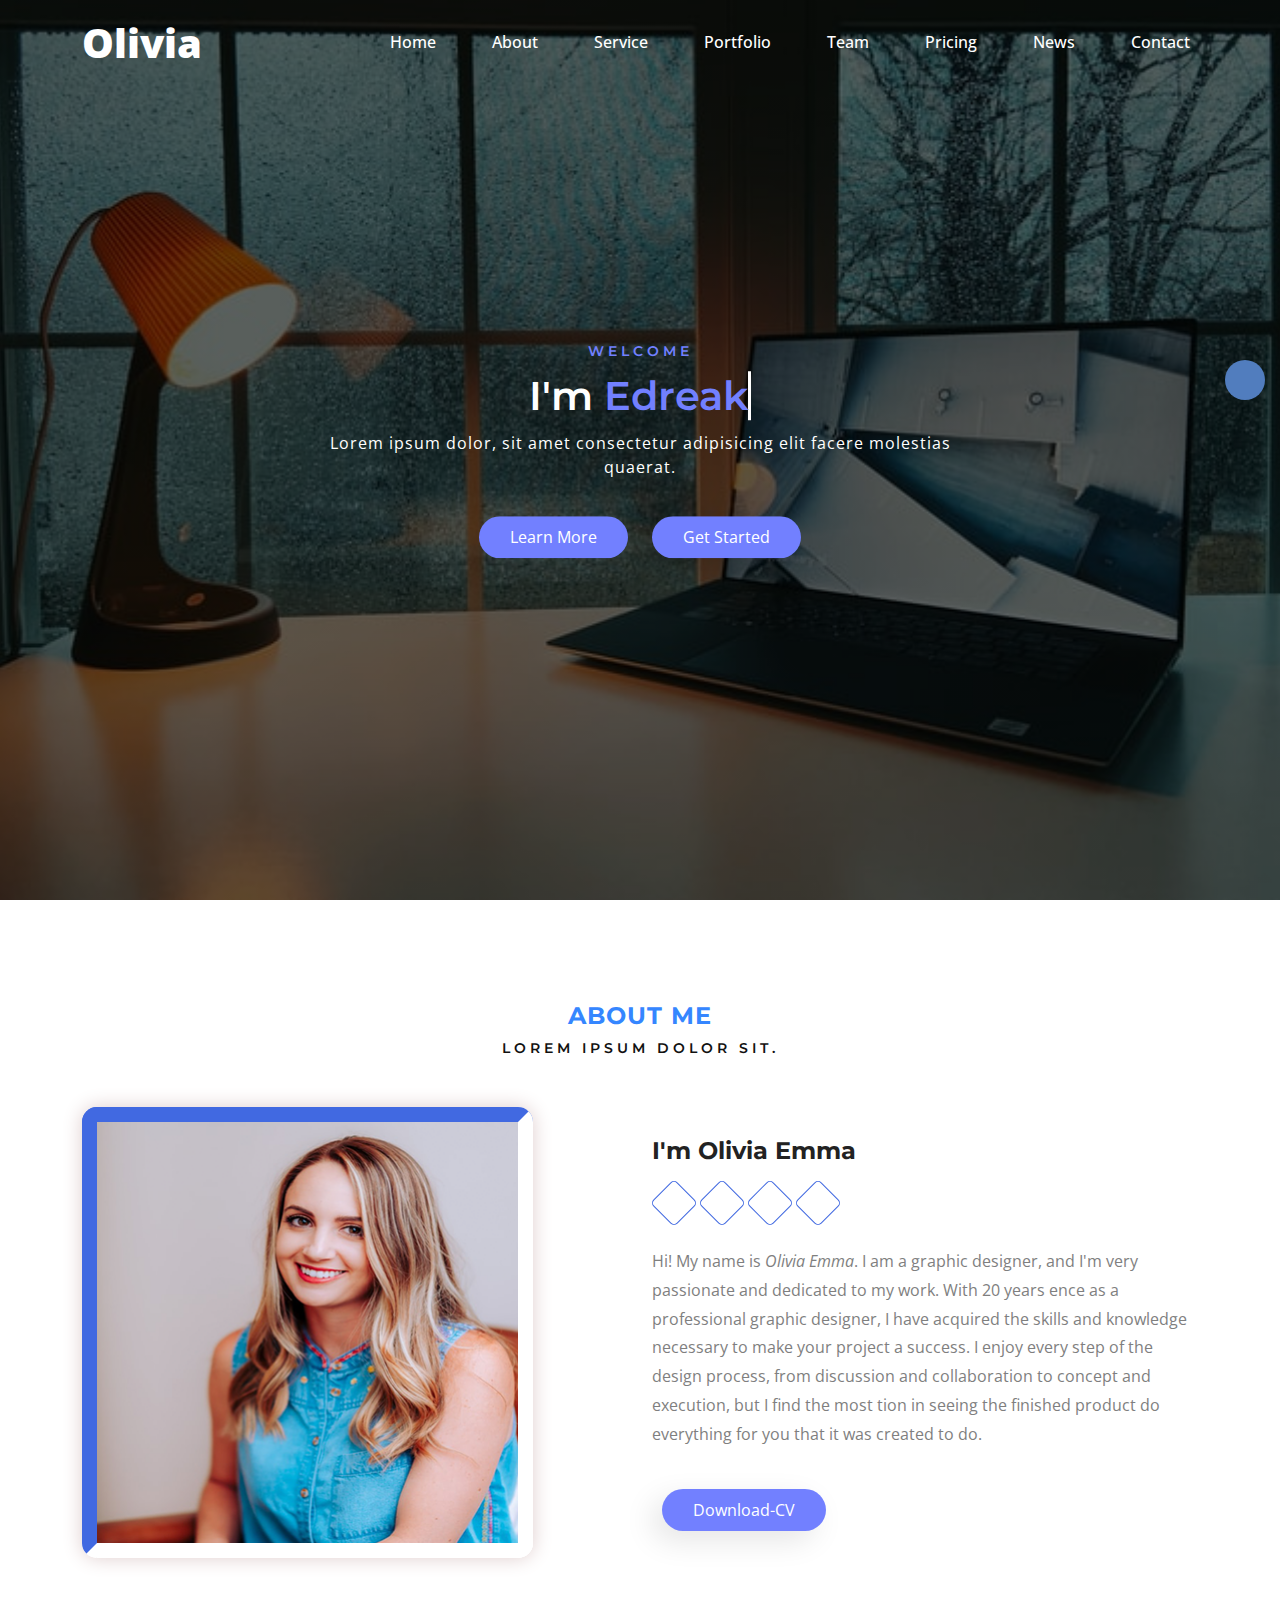
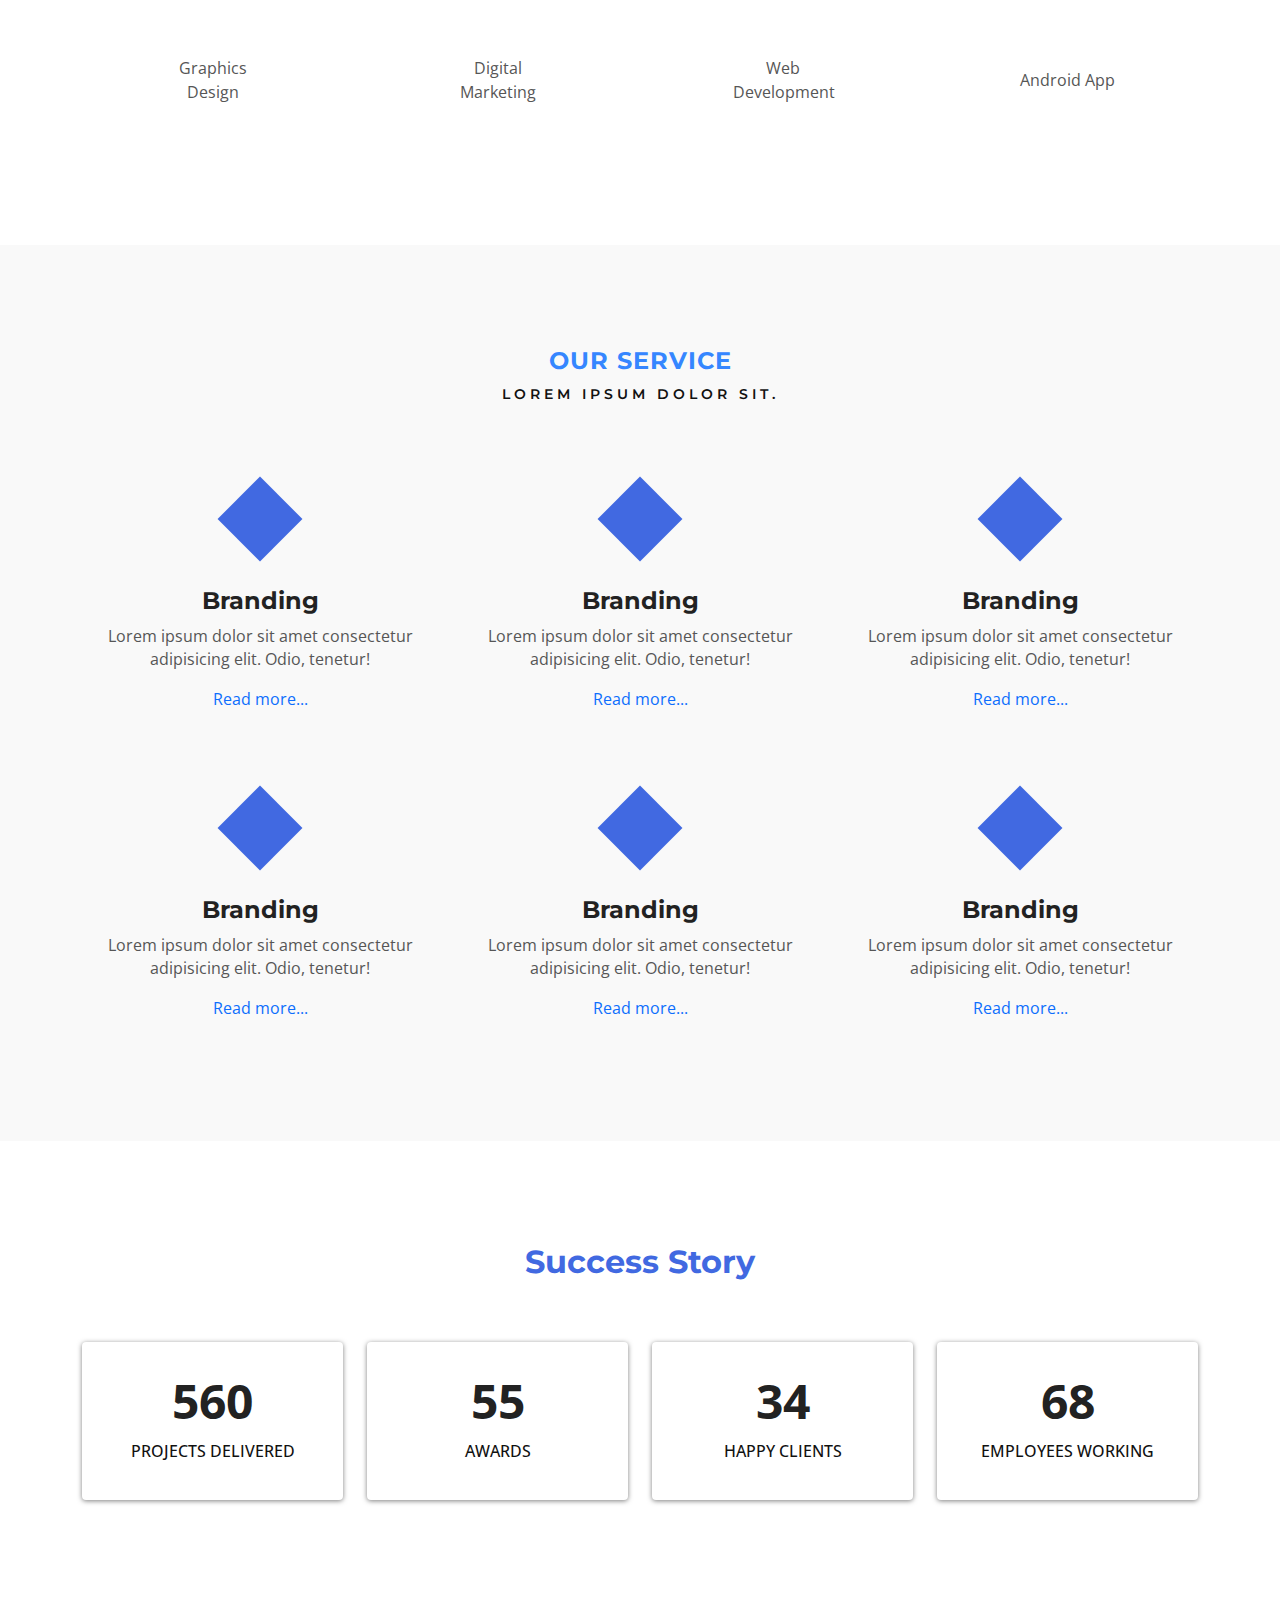
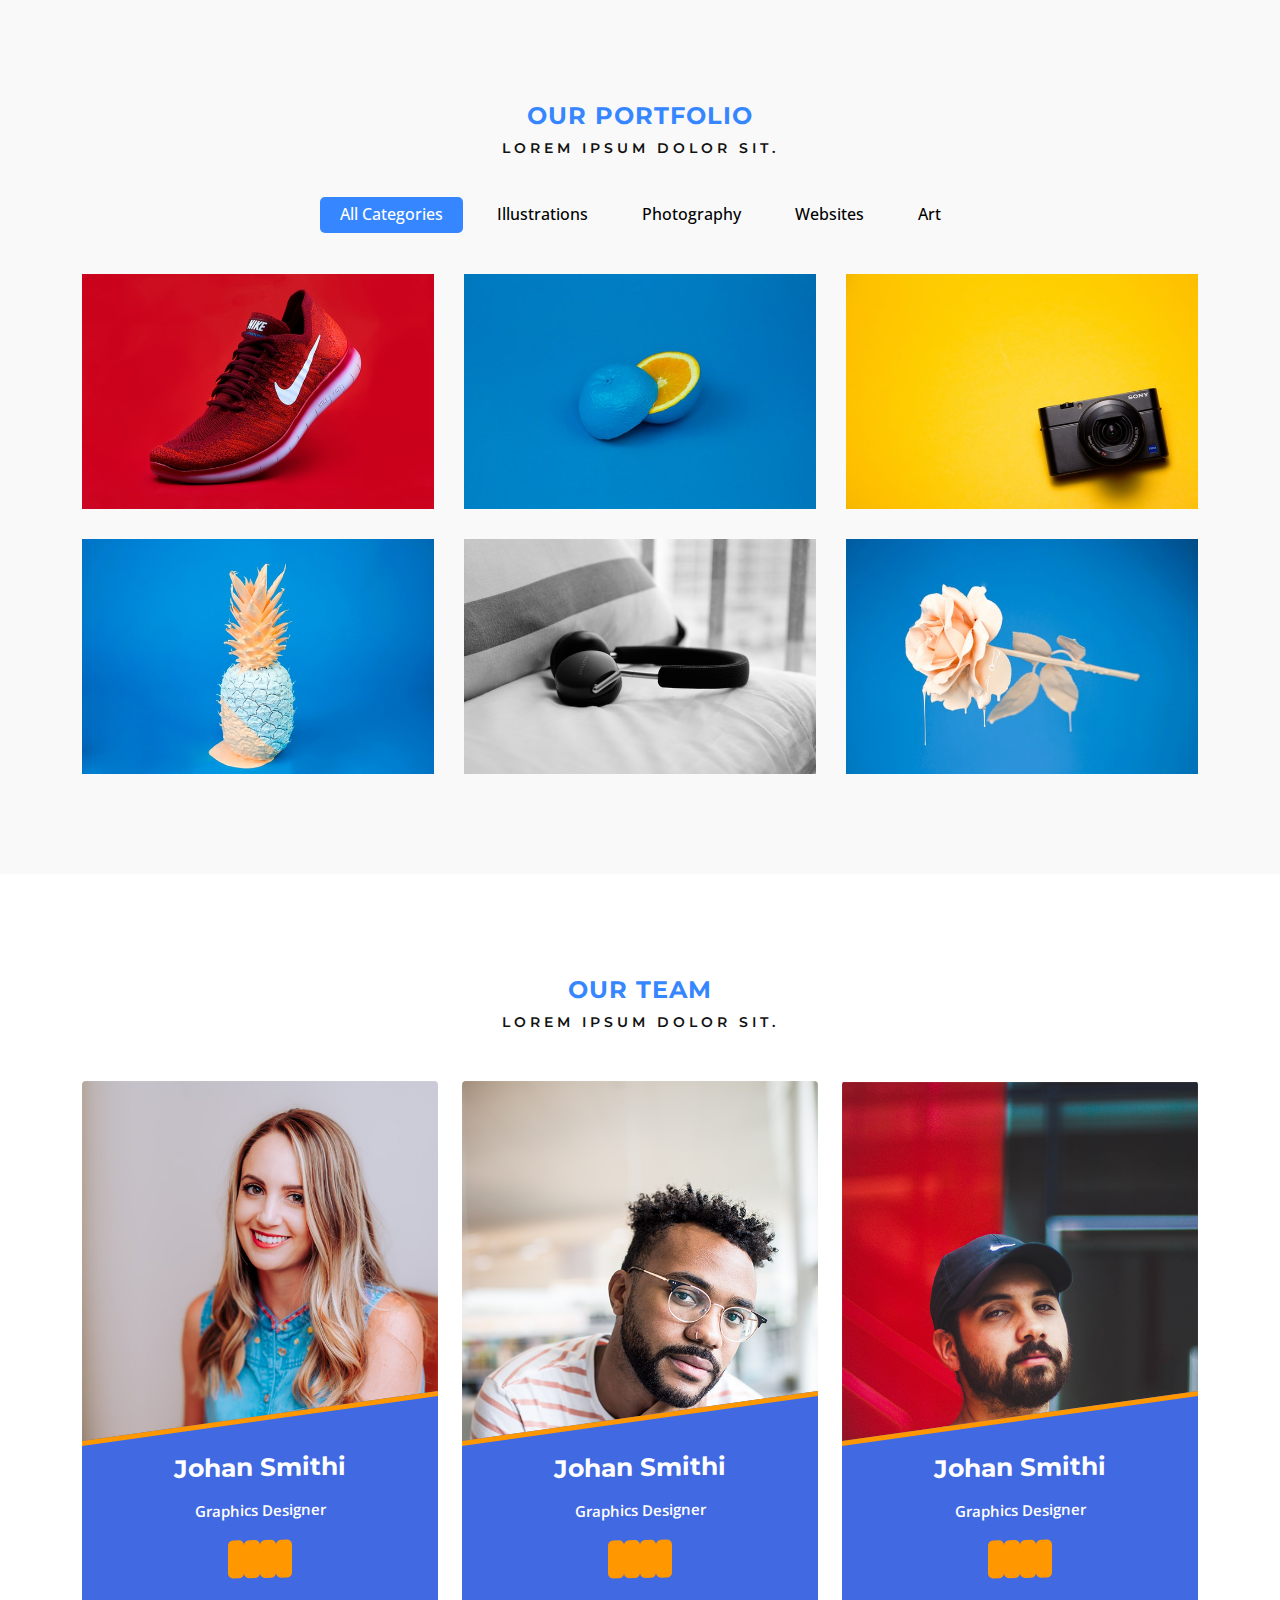
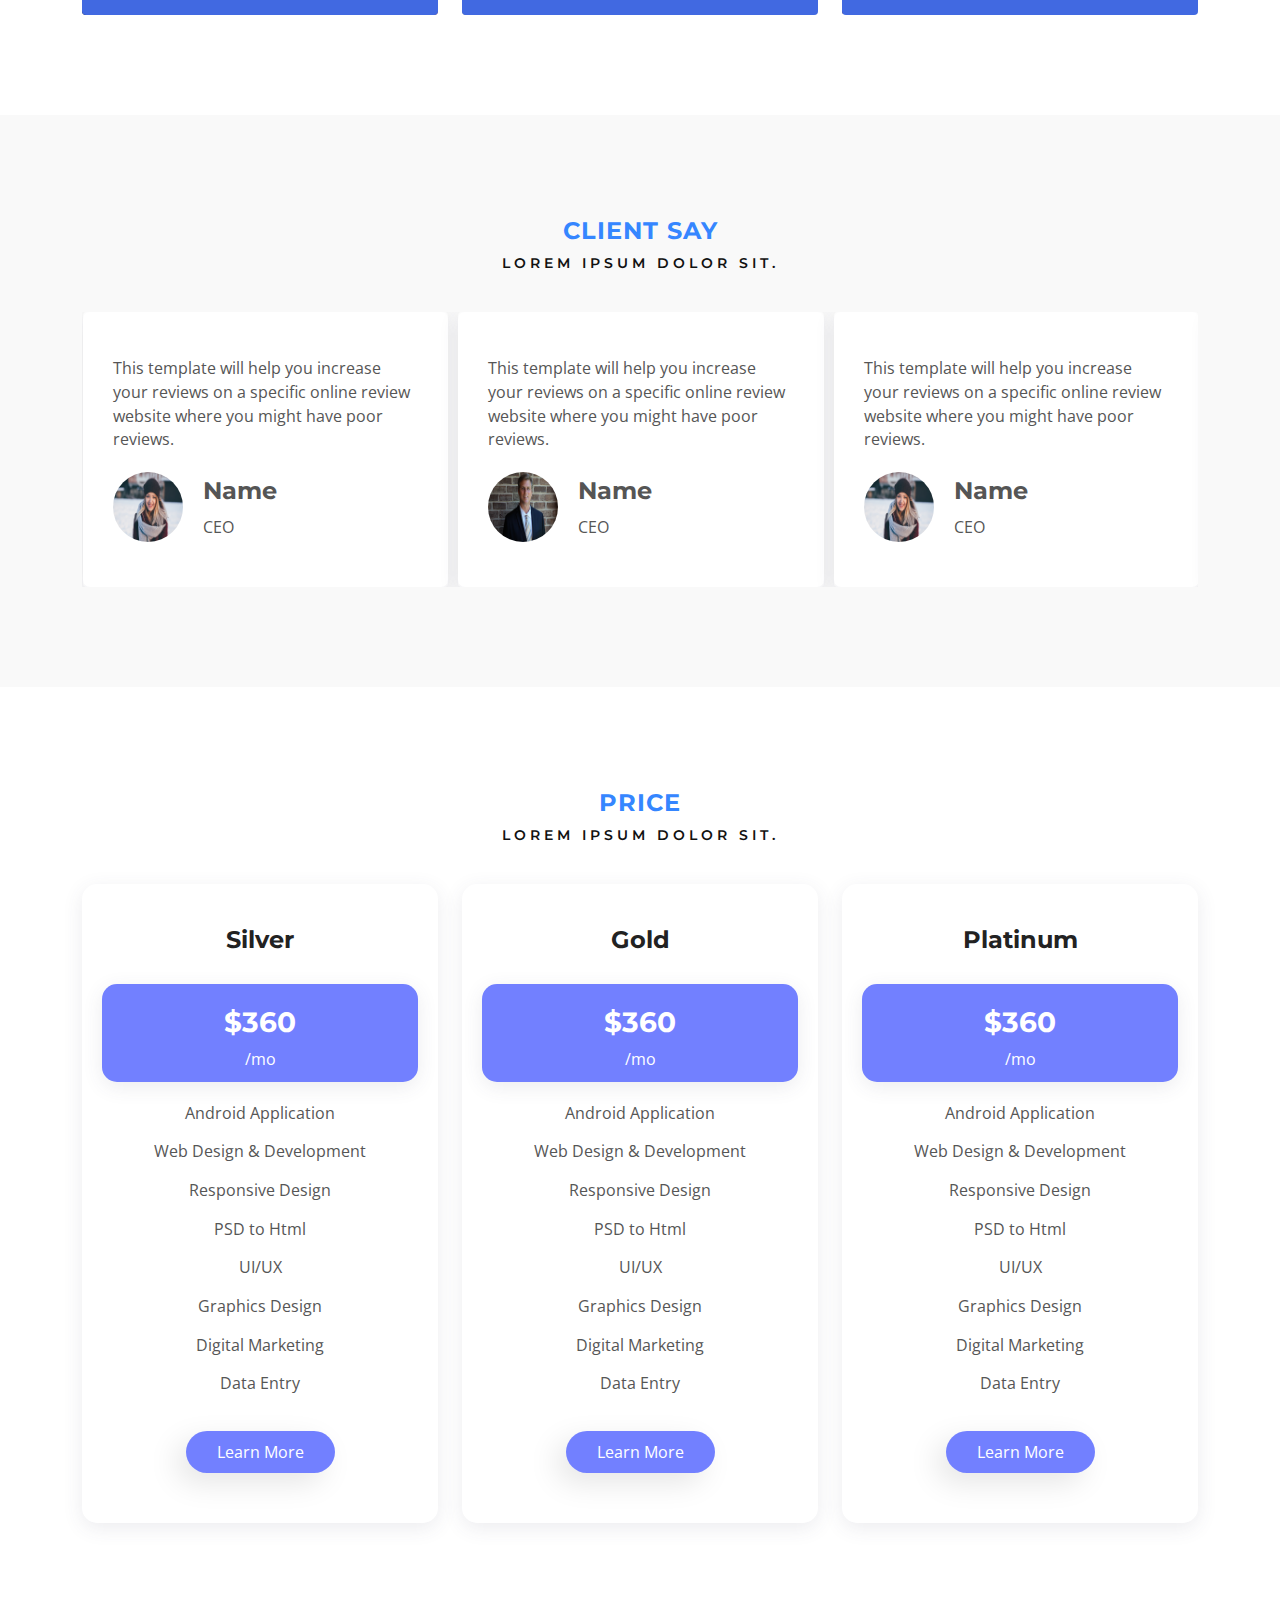
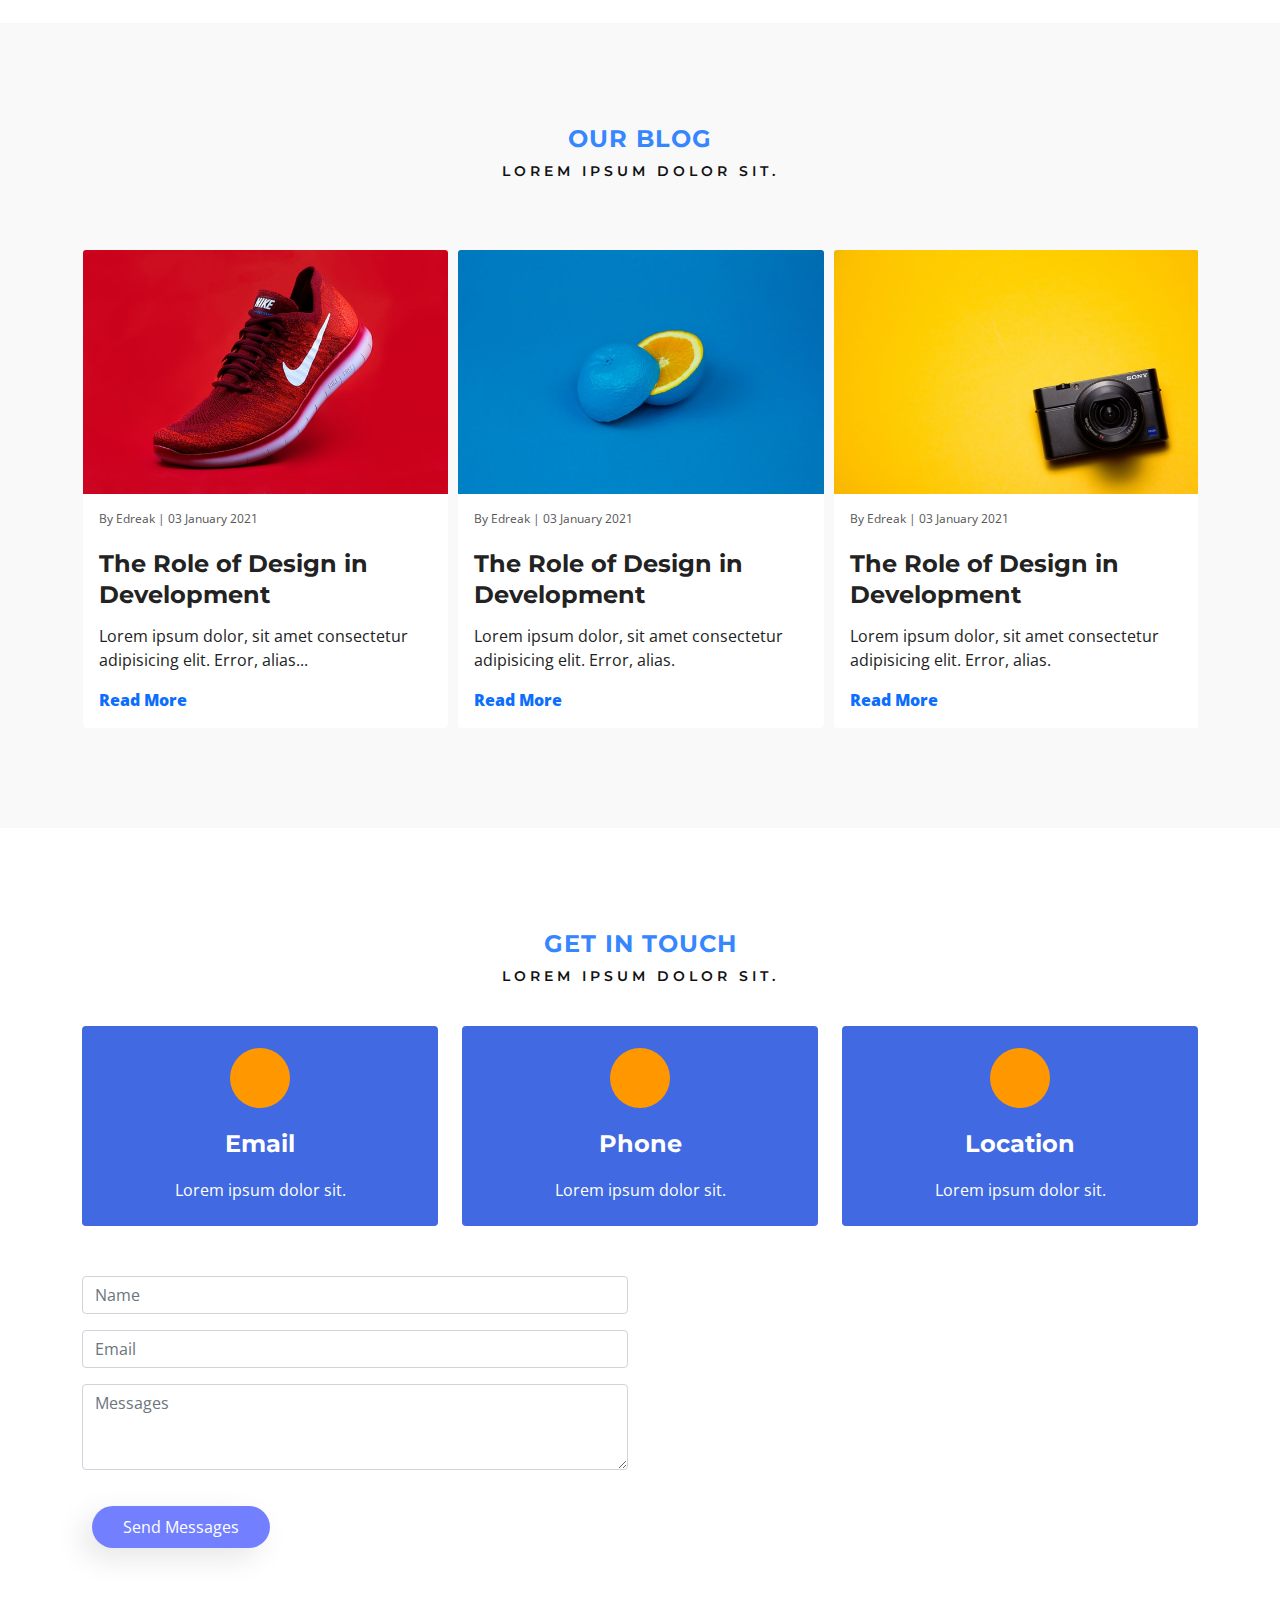
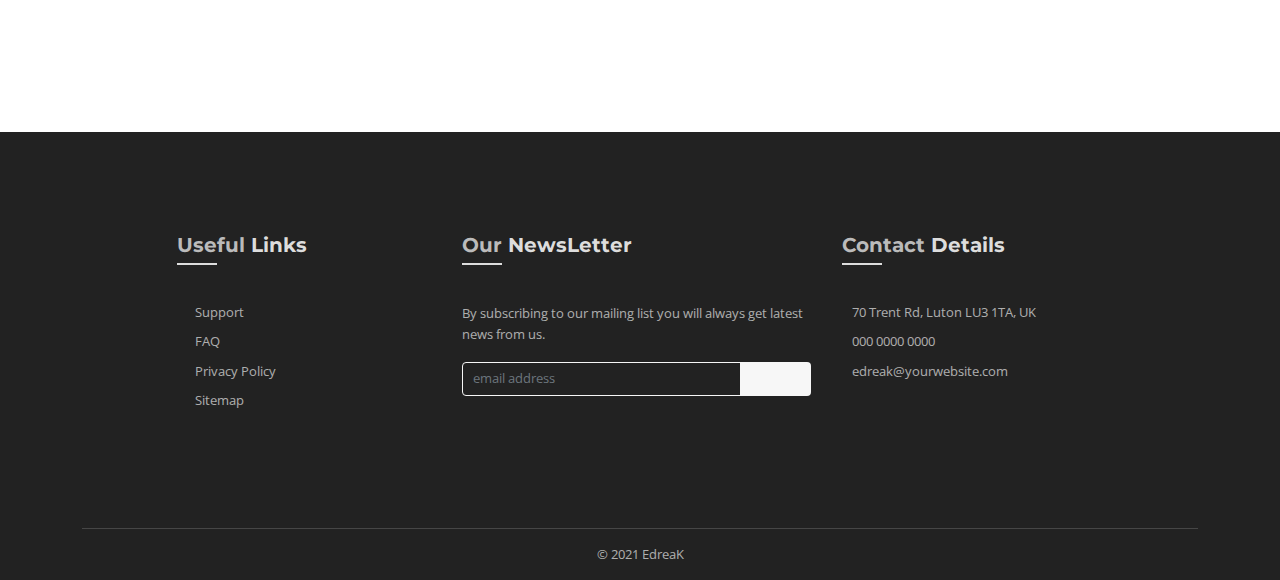
<file: index.html>
<!DOCTYPE html>
<html lang="en-US">

<head>
    <meta charset="utf-8">
    <meta content="IE=edge" http-equiv="X-UA-Compatible">
    <meta name="viewport" content="width=device-width, minimum-scale=1, maximum-scale=1" />
    <!-- The above 3 meta tags *must* come first in the head; any other head content must come *after* these tags -->

    <title>HTML5 Template</title>
    <!-- set your website meta description and keywords -->
    <meta name="description" content="Add your business website description here">
    <meta name="keywords" content="Add your business website keywords here">
    <!-- set your website favicon -->
    <link href="favicon.ico" rel="icon">
    <!-- Bootstrap5 Stylesheets -->
    <link rel="stylesheet" href="css/plugin.css">
    <!-- Font Awesome Stylesheets -->
    <link rel="stylesheet" href="https://cdnjs.cloudflare.com/ajax/libs/font-awesome/5.15.2/css/all.min.css" integrity="sha512-HK5fgLBL+xu6dm/Ii3z4xhlSUyZgTT9tuc/hSrtw6uzJOvgRr2a9jyxxT1ely+B+xFAmJKVSTbpM/CuL7qxO8w==" crossorigin="anonymous" />
    <!-- Google Fonts -->
    <link rel="stylesheet" href="https://fonts.googleapis.com/css2?family=Montserrat:ital,wght@0,200;0,300;0,400;0,500;0,600;0,700;0,800;0,900;1,300;1,400;1,500;1,600;1,700&family=Open+Sans:ital,wght@0,300;0,400;0,600;0,700;0,800;1,300;1,400;1,600;1,700;1,800&display=swap">
    <!-- Lightbox Stylesheets -->
    <link rel="stylesheet" href="css/lightbox.min.css">
    <!-- Template Main Stylesheets -->
    <link rel="stylesheet" href="css/style.css" type="text/css">
    <!-- Responsive Stylesheets -->
    <link rel="stylesheet" href="css/responsive.css" type="text/css">

</head>

<body>
    <!-- Start Color Scheme -->
    <section class="color-scheme">
        <div class="style-switcher">
            <div class="style-toggler s-icon outer-shadow hover-in-shadow">
                <i class="fas fa-cog fa-lg fa-spin"></i>
            </div>
            <!-- end style-toggler -->
            <h4>Theme Color :</h4>
            <div class="toggle">
                <i class="fas fa-sun light theme-icon" onclick="lightFunction()"></i>
                <i class="fas fa-cloud-moon-rain dark theme-icon" onclick="darkFunction()"></i>
            </div>
            <!-- end toggle -->
            <h4>Unlimited Colors :</h4>
            <div class="colors">
                <ul class="text-colors">
                    <li></li>
                    <li></li>
                    <li></li>
                    <li></li>
                    <li></li>
                    <li></li>
                    <li></li>
                    <li></li>
                    <li></li>
                    <li></li>
                    <li></li>
                    <li></li>
                </ul>
                <!-- end text-colors -->
            </div>
            <!--  end colors -->
        </div>
        <!-- end style-switcher -->
    </section>
    <!-- end Color Scheme -->

    <!-- start Header -->
    <header class="header">
        <div class="header-inner">
            <nav class="navbar navbar-expand-lg navbar-light">
                <div class="container">
                    <!-- Logo -->
                    <a class="navbar-brand logo" href="#">Olivia</a>
                    <!--  start navbar-toggler-button -->
                    <button class="navbar-toggler" type="button" data-bs-toggle="collapse" data-bs-target="#navbarSupportedContent" aria-controls="navbarSupportedContent" aria-expanded="false" aria-label="Toggle navigation">
                        <span class="toggle-btn"><i class="fas fa-align-justify toggler-icon"></i></span>
                    </button>
                    <!--  end navbar-toggler-button -->
                    <!-- start navbar-nav -->
                    <div class="collapse navbar-collapse" id="navbarSupportedContent">
                        <ul class="navbar-nav ms-auto mb-2 mb-lg-0">
                            <li class="nav-item">
                                <a class="nav-link active" aria-current="page" href="#home">Home</a>
                            </li>
                            <li class="nav-item">
                                <a class="nav-link" href="#about">About</a>
                            </li>
                            <li class="nav-item">
                                <a class="nav-link" href="#service">Service</a>
                            </li>
                            <li class="nav-item">
                                <a class="nav-link" href="#portfolio">Portfolio</a>
                            </li>
                            <li class="nav-item">
                                <a class="nav-link" href="#team">Team</a>
                            </li>
                            <li class="nav-item">
                                <a class="nav-link" href="#pricing">Pricing</a>
                            </li>
                            <li class="nav-item">
                                <a class="nav-link" href="#blog">News</a>
                            </li>
                            <li class="nav-item">
                                <a class="nav-link" href="#contact">Contact</a>
                            </li>
                        </ul>
                        <!-- end navbar-nav -->
                    </div>
                    <!-- end navbar-collapse -->
                </div>
                <!-- end container -->
            </nav>
            <!-- end nav -->
        </div>
        <!-- end header-inner -->
    </header>
    <!-- End Header  -->

    <!-- start Banner -->
    <section id="home" class="banner-section section-padding">
        <div class="container">
            <!-- start banner-content -->
            <div class="banner-content">
                <h6 class="color-light color">Welcome</h6>
                <h1 class="color-light">I'm
                    <span class="color">
                      <a href="#" class="typewrite  color color-light" data-period="2000" data-type='["Edreak Kennedy","Graphics Designer", "UI/UX"]'></a>
                     </span>
                    <span class="wrap"></span>
                </h1>
                <p class="color-light">Lorem ipsum dolor, sit amet consectetur adipisicing elit facere molestias quaerat.</p>
                <div class="button-holder">
                    <a href="#" class="btn mgs-btn1">
                        <span>Learn More</span>
                    </a>
                    <a href="#" class="btn mgs-btn1">
                        <span>Get Started</span>
                    </a>
                </div>
                <!-- end button-holder -->
            </div>
            <!-- end banner-content-->
        </div>
        <!-- end container -->
    </section>
    <!-- End Banner -->

    <!-- start About -->
    <section id="about" class="about-section section-padding">
        <div class="container">
            <div class="section-title-box text-center">
                <h4 class="color text-color-dark text-color-light">About Me</h4>
                <h6 class="text-color-dark text-color-light">Lorem ipsum dolor sit.</h6>
            </div>
            <!-- end section-title-box -->
            <div class="row align-items-center">
                <div class="col-lg-5 col-md-5 col-sm-12">
                    <div class="profile-img">
                        <img src="images/profile.png" alt="profile image">
                    </div>
                    <!-- end profile-img -->
                </div>
                <!-- end col -->
                <div class="col-lg-6 col-md-6 offset-lg-1 offset-md-1 col-sm-11">
                    <div class="about-content">
                        <h4 class="color text-color-dark text-color-light">I'm Olivia Emma
                        </h4>
                        <div class="about-social-icon-box">
                            <ul class="list-inline list-social">
                                <li class="list-inline-item">
                                    <a href="#" class="social-icon social-icon-medium social-icon-facebook">
                                        <i class="fab fa-facebook-f color light-icon "></i>
                                        <i class="fab fa-facebook-f"></i>
                                    </a>
                                </li>
                                <li class="list-inline-item">
                                    <a href="#" class="social-icon social-icon-medium social-icon-twitter">
                                        <i class="fab fa-twitter color light-icon"></i>
                                        <i class="fab fa-twitter"></i>
                                    </a>
                                </li>
                                <li class="list-inline-item">
                                    <a href="#" class="social-icon social-icon-medium social-icon-instagram">
                                        <i class="fab fa-instagram color light-icon"></i>
                                        <i class="fab fa-instagram"></i>
                                    </a>
                                </li>
                                <li class="list-inline-item">
                                    <a href="#" class="social-icon social-icon-medium social-icon-linkedin">
                                        <i class="fab fa-linkedin-in color light-icon"></i>
                                        <i class="fab fa-linkedin-in"></i>
                                    </a>
                                </li>
                            </ul>
                            <!-- end list inline -->
                        </div>
                        <!-- end about-social-icon-box -->

                        <div class="profile-info text-color-dark text-color-light">
                            Hi! My name is <span class="color text-color-dark text-color-light"><em>Olivia Emma</em></span>. I am a graphic designer, and I'm very passionate and dedicated to my work. With 20 years ence as a professional graphic designer,
                            I have acquired the skills and knowledge necessary to make your project a success. I enjoy every step of the design process, from discussion and collaboration to concept and execution, but I find the most tion in seeing the
                            finished product do everything for you that it was created to do.
                        </div>
                        <!-- end profile-info -->
                        <div class="button-holder">
                            <a href="#" class="btn mgs-btn1">
                                <span>Download-CV</span>
                            </a>
                        </div>
                        <!-- end button-holder -->
                    </div>
                    <!-- end about-content -->
                </div>
                <!-- end col -->
            </div>
            <!-- end row -->
            <div class="skill-wrap">
                <div class="row justify-content-center align-items-center text-center">
                    <div class="col-lg-3 col-md-3 col-sm-6">
                        <div class="skill-inner">
                            <div class="progressbar" data-animate="false">
                                <div class="circle-inner" data-percent="95">
                                    <div class="circle"></div>
                                </div>
                                <!-- end circle -->
                                <div class="skill-content">
                                    <p class="text-color-dark text-color-light">Graphics Design</p>
                                </div>
                                <!-- end skill-content -->
                            </div>
                            <!-- end progressbar -->
                        </div>
                        <!-- end skill-inner -->
                    </div>
                    <!-- end col -->

                    <div class="col-lg-3 col-md-3 col-sm-6">
                        <div class="skill-inner">
                            <div class="progressbar" data-animate="false">
                                <div class="circle-inner" data-percent="85">
                                    <div class="circle"></div>
                                </div>
                                <!-- end circle -->
                                <div class="skill-content">
                                    <p class="text-color-dark text-color-light">Digital Marketing</p>
                                </div>
                                <!-- end skill-content -->
                            </div>
                            <!-- end progressbar -->
                        </div>
                        <!-- end skill-inner -->
                    </div>
                    <!-- end col -->
                    <div class="col-lg-3 col-md-3 col-sm-6">
                        <div class="skill-inner">
                            <div class="progressbar" data-animate="false">
                                <div class="circle-inner" data-percent="75">
                                    <div class="circle"></div>
                                </div>
                                <!-- end circle -->
                                <div class="skill-content">
                                    <p class="text-color-dark text-color-light">Web Development</p>
                                </div>
                                <!-- end skill-content -->
                            </div>
                            <!-- end progressbar -->
                        </div>
                        <!-- end skill-inner -->
                    </div>
                    <!-- end col -->
                    <div class="col-lg-3 col-md-3 col-sm-6">
                        <div class="skill-">
                            <div class="progressbar" data-animate="false">
                                <div class="circle-inner" data-percent="65">
                                    <div class="circle"></div>
                                </div>
                                <!-- end circle -->
                                <div class="skill-content">
                                    <p class="text-color-dark text-color-light">Android App</p>
                                </div>
                                <!-- end skill-content -->
                            </div>
                            <!-- end progressbar -->
                        </div>
                        <!-- end skill-inner -->
                    </div>
                    <!-- end col -->
                </div>
                <!-- end row -->
            </div>
            <!-- end skill-wrap -->
        </div>
        <!-- end container -->
    </section>
    <!-- End About -->

    <!-- start Service -->
    <section id="service" class="service-section section-padding">
        <div class="container">
            <div class="section-title-box text-center">
                <h4 class="color text-color-dark text-color-light">Our Service</h4>
                <h6 class="text-color-dark text-color-light">Lorem ipsum dolor sit.</h6>
            </div>
            <!-- end section-title-box -->
            <div class="row">
                <div class="col-lg-4 col-sm-12">
                    <div class="service-container">
                        <div class="service-box">
                            <div class="service-icon">
                                <i class="far fa-gem"></i>
                            </div>
                            <!-- end service-icon -->
                            <div class="service-content">
                                <h4 class="text-color-dark text-color-light service-title1">Branding</h4>
                                <p class="text-color-dark text-color-light service-subtitle1">Lorem ipsum dolor sit amet consectetur adipisicing elit. Odio, tenetur!</p>
                                <a href="single-service.html" class="read">Read more...</a>
                            </div>
                            <!-- end service-content -->
                        </div>
                        <!-- end service-box -->
                    </div>
                    <!-- end service-container -->
                </div>
                <!-- end col -->
                <div class="col-lg-4 col-sm-12">
                    <div class="service-container">
                        <div class="service-box" id="service-box2">
                            <div class="service-icon">
                                <i class="far fa-gem"></i>
                            </div>
                            <!-- end service-icon -->
                            <div class="service-content">
                                <h4 class="text-color-dark text-color-light service-title2">Branding</h4>
                                <p class="text-color-dark text-color-light service-subtitle2">Lorem ipsum dolor sit amet consectetur adipisicing elit. Odio, tenetur!</p>
                                <a href="single-service.html" class="read">Read more...</a>
                            </div>
                            <!-- end service-content -->
                        </div>
                        <!-- end service-box -->
                    </div>
                    <!-- end service-container -->
                </div>
                <!-- end col -->
                <div class="col-lg-4 col-sm-12">
                    <div class="service-container">
                        <div class="service-box" id="service-box3">
                            <div class="service-icon">
                                <i class="far fa-gem"></i>
                            </div>
                            <!-- end service-icon -->
                            <div class="service-content">
                                <h4 class="text-color-dark text-color-light service-title3">Branding</h4>
                                <p class="text-color-dark text-color-light service-subtitle3">Lorem ipsum dolor sit amet consectetur adipisicing elit. Odio, tenetur!</p>
                                <a href="single-service.html" class="read">Read more...</a>
                            </div>
                            <!-- end service-content -->
                        </div>
                        <!-- end service-box -->
                    </div>
                    <!-- end service-container -->
                </div>
                <!-- end col -->
                <div class="col-lg-4 col-sm-12">
                    <div class="service-container">
                        <div class="service-box" id="service-box4">
                            <div class="service-icon">
                                <i class="far fa-gem"></i>
                            </div>
                            <!-- end service-icon -->
                            <div class="service-content">
                                <h4 class="text-color-dark text-color-light service-title4">Branding</h4>
                                <p class="text-color-dark text-color-light service-subtitle4">Lorem ipsum dolor sit amet consectetur adipisicing elit. Odio, tenetur!</p>
                                <a href="single-service.html" class="read">Read more...</a>
                            </div>
                            <!-- end service-content -->
                        </div>
                        <!-- end service-box -->
                    </div>
                    <!-- end service-container -->
                </div>
                <!-- end col -->
                <div class="col-lg-4 col-sm-12">
                    <div class="service-container">
                        <div class="service-box" id="service-box5">
                            <div class="service-icon">
                                <i class="far fa-gem"></i>
                            </div>
                            <!-- end service-icon -->
                            <div class="service-content">
                                <h4 class="text-color-dark text-color-light service-title5">Branding</h4>
                                <p class="text-color-dark text-color-light service-subtitle5">Lorem ipsum dolor sit amet consectetur adipisicing elit. Odio, tenetur!</p>
                                <a href="single-service.html" class="read">Read more...</a>
                            </div>
                            <!-- end service-content -->
                        </div>
                        <!-- end service-box -->
                    </div>
                    <!-- end service-container -->
                </div>
                <!-- end col -->
                <div class="col-lg-4 col-sm-12">
                    <div class="service-container">
                        <div class="service-box" id="service-box6">
                            <div class="service-icon">
                                <i class="far fa-gem"></i>
                            </div>
                            <!-- end service-icon -->
                            <div class="service-content">
                                <h4 class="text-color-dark text-color-light service-title6">Branding</h4>
                                <p class="text-color-dark text-color-light service-subtitle6">Lorem ipsum dolor sit amet consectetur adipisicing elit. Odio, tenetur!</p>
                                <a href="single-service.html" class="read">Read more...</a>
                            </div>
                            <!-- end service-content -->
                        </div>
                        <!-- end service-box -->
                    </div>
                    <!-- end service-container -->
                </div>
                <!-- end col -->
            </div>
            <!-- end row -->
        </div>
        <!-- end container -->
    </section>
    <!-- End Service -->

    <!-- start success-story -->
    <section id="success-story" class="success-story section-padding parallax">
        <div class="container">
            <div class="row text-center">
                <div class="col-sm-12">
                    <!-- start section title-wrap -->
                    <div class="title-wrap">
                        <div class="section-title-box">
                            <h2 class="section-title color">Success Story</h2>
                        </div>
                        <!-- end section-title-box -->
                    </div>
                    <!-- end title-wrap -->
                </div>
                <!-- end col -->
                <!-- BEGIN count Box -->
                <div class="col-lg-3 col-md-6 col-sm-6">
                    <div class="card counter-wrap counter-hov1">
                        <div class="counter-icon"><i class="fas fa-tasks"></i>
                        </div>
                        <!-- end counter-icon -->
                        <div class="counter-text">
                            <div class="counter color text-color-light text-color-dark">560</div>
                            <p class="color-light text-color-light text-color-dark">PROJECTS DELIVERED</p>
                        </div>
                        <!-- end counter-text -->
                    </div>
                    <!-- end counter-wrap -->
                </div>
                <!-- end col -->
                <div class="col-lg-3 col-md-6 col-sm-6">
                    <div class="card counter-wrap counter-hov2">
                        <div class="counter-icon"><i class="fas fa-trophy"></i>
                        </div>
                        <!-- end counter-icon -->
                        <div class="counter-text">
                            <div class="counter color text-color-light text-color-dark">55</div>
                            <p class="color-light text-color-light text-color-dark">AWARDS</p>
                        </div>
                        <!-- end counter-text -->
                    </div>
                    <!-- end counter-wrap -->
                </div>
                <!-- end col -->
                <div class="col-lg-3 col-md-6 col-sm-6">
                    <div class="card counter-wrap counter-hov3">
                        <div class="counter-icon"><i class="fas fa-thumbs-up"></i>
                        </div>
                        <!-- end counter-icon -->
                        <div class="counter-text">
                            <div class="counter color text-color-light text-color-dark">34</div>
                            <p class="color-light text-color-light text-color-dark">HAPPY CLIENTS</p>
                        </div>
                        <!-- end counter-text -->
                    </div>
                    <!-- end counter-wrap -->
                </div>
                <!-- end col -->
                <div class="col-lg-3 col-md-6 col-sm-6">
                    <div class="card counter-wrap counter-hov4">
                        <div class="counter-icon"><i class="fas fa-users"></i>
                        </div>
                        <!-- end counter-icon -->
                        <div class="counter-text">
                            <div class="counter color text-color-light text-color-dark">68</div>
                            <p class="color-light text-color-light text-color-dark">EMPLOYEES WORKING</p>
                        </div>
                        <!-- end counter-text -->
                    </div>
                    <!-- end counter-wrap -->
                </div>
                <!-- end col -->
            </div>
            <!-- end row -->
        </div>
        <!-- end container -->
    </section>
    <!--End #success-story -->

    <!-- start portfolio -->
    <section id="portfolio" class="portfolio-section ">
        <div class="container">
            <div class="section-title-box text-center">
                <h4 class="text-color-dark text-color-light color">Our Portfolio</h4>
                <h6 class="text-color-dark text-color-light">Lorem ipsum dolor sit.</h6>
            </div>
            <!-- end section-title-box -->
            <div class="row">
                <div class="col-sm-12">
                    <!-- start filter-container -->
                    <div class="filter-container isotopeFilters">
                        <ul class="list-inline filter">
                            <li class="list-inline-item active"><a href="#" data-filter="*" class="text-color-dark text-color-light">All Categories</a></li>
                            <li class="list-inline-item"><a href="#" data-filter=".illustrations" class="text-color-dark text-color-light">Illustrations</a></li>
                            <li class="list-inline-item"><a href="#" data-filter=".photography" class="text-color-dark text-color-light">Photography</a></li>
                            <li class="list-inline-item"><a href="#" data-filter=".websites" class="text-color-dark text-color-light">Websites</a></li>
                            <li class="list-inline-item"><a href="#" data-filter=".art" class="text-color-dark text-color-light">Art</a></li>
                        </ul>
                    </div>
                    <!--End filter-container -->
                    <div class="isotopeContainer space-style">
                        <div class="col-sm-6 col-md-4 isotopeSelector websites">
                            <div class="portfolio-wrapper">
                                <img src="images/portfolio/portfolio-1.jpg" alt="Project Title1">
                                <div class="portfolio-overlay">
                                    <div class="portfolio-overlay-inner">
                                        <div class="portfolio-overlay-content">
                                            <div class="portfolio-link">
                                                <a title="Details" href="single-portfolio.html"><i class="fa fa-link"></i></a>
                                                <a data-lightbox="allportfolio" data-title="Project Title1" href="images/portfolio/portfolio-1.jpg"><i class="fa fa-search-plus"></i></a>
                                            </div>
                                            <!--End portfolio-link -->
                                            <div class="portfolio-caption">
                                                <h3><a href="single-portfolio.html">Project Title 1</a></h3>
                                            </div>
                                            <!--End portfolio-caption -->
                                        </div>
                                        <!--End portfolio-overlay-content -->
                                    </div>
                                    <!--End portfolio-overlay-inner -->
                                </div>
                                <!--End portfolio-overlay -->
                            </div>
                            <!--End portfolio-wrapper -->
                        </div>
                        <!-- end col -->
                        <div class="col-sm-6 col-md-4 isotopeSelector photography">
                            <div class="portfolio-wrapper">
                                <img src="images/portfolio/portfolio-2.jpg" alt="Project Title2">
                                <div class="portfolio-overlay">
                                    <div class="portfolio-overlay-inner">
                                        <div class="portfolio-overlay-content">
                                            <div class="portfolio-link">
                                                <a title="Details" href="single-portfolio.html"><i class="fa fa-link"></i></a>
                                                <a data-lightbox="allportfolio" data-title="Project Title2" href="images/portfolio/portfolio-2.jpg"><i class="fa fa-search-plus"></i></a>
                                            </div>
                                            <!--End portfolio-link -->
                                            <div class="portfolio-caption">
                                                <h3><a href="single-portfolio.html">Project Title 2</a></h3>
                                            </div>
                                            <!--End portfolio-caption -->
                                        </div>
                                        <!--End portfolio-overlay-content -->
                                    </div>
                                    <!--End portfolio-overlay-inner -->
                                </div>
                                <!--End portfolio-overlay -->
                            </div>
                            <!--End portfolio-wrapper -->
                        </div>
                        <!-- end col -->
                        <div class="col-sm-6 col-md-4 isotopeSelector art">
                            <div class="portfolio-wrapper">
                                <img src="images/portfolio/portfolio-3.jpg" alt="Project Title3">
                                <div class="portfolio-overlay">
                                    <div class="portfolio-overlay-inner">
                                        <div class="portfolio-overlay-content">
                                            <div class="portfolio-link">
                                                <a title="Details" href="single-portfolio.html"><i class="fa fa-link"></i></a>
                                                <a data-lightbox="allportfolio" data-title="Project Title3" href="images/portfolio/portfolio-3.jpg"><i class="fa fa-search-plus"></i></a>
                                            </div>
                                            <!--End portfolio-link -->
                                            <div class="portfolio-caption">
                                                <h3><a href="single-portfolio.html">Project Title 3</a></h3>
                                            </div>
                                            <!--End portfolio-caption -->
                                        </div>
                                        <!--End portfolio-overlay-content -->
                                    </div>
                                    <!--End portfolio-overlay-inner -->
                                </div>
                                <!--End portfolio-overlay -->
                            </div>
                            <!--End portfolio-wrapper -->
                        </div>
                        <!-- end col -->
                        <div class="col-sm-6 col-md-4 isotopeSelector photography">
                            <div class="portfolio-wrapper">
                                <img src="images/portfolio/portfolio-4.jpg" alt="Project Title4">
                                <div class="portfolio-overlay">
                                    <div class="portfolio-overlay-inner">
                                        <div class="portfolio-overlay-content">
                                            <div class="portfolio-link">
                                                <a title="Details" href="single-portfolio.html"><i class="fa fa-link"></i></a>
                                                <a data-lightbox="allportfolio" data-title="Project Title4" href="images/portfolio/portfolio-4.jpg"><i class="fa fa-search-plus"></i></a>
                                            </div>
                                            <!--End portfolio-link -->
                                            <div class="portfolio-caption">
                                                <h3><a href="single-portfolio.html">Project Title 4</a></h3>
                                            </div>
                                            <!--End portfolio-caption -->
                                        </div>
                                        <!--End portfolio-overlay-content -->
                                    </div>
                                    <!--End portfolio-overlay-inner -->
                                </div>
                                <!--End portfolio-overlay -->
                            </div>
                            <!--End portfolio-wrapper -->
                        </div>
                        <!-- end col -->
                        <div class="col-sm-6 col-md-4 isotopeSelector websites">
                            <div class="portfolio-wrapper">
                                <img src="images/portfolio/portfolio-5.jpg" alt="Project Title5">
                                <div class="portfolio-overlay">
                                    <div class="portfolio-overlay-inner">
                                        <div class="portfolio-overlay-content">
                                            <div class="portfolio-link">
                                                <a title="Details" href="single-portfolio.html"><i class="fa fa-link"></i></a>
                                                <a data-lightbox="allportfolio" data-title="Project Title5" href="images/portfolio/portfolio-5.jpg"><i class="fa fa-search-plus"></i></a>
                                            </div>
                                            <!--End portfolio-link -->
                                            <div class="portfolio-caption">
                                                <h3><a href="single-portfolio.html">Project Title 5</a></h3>
                                            </div>
                                            <!--End portfolio-caption -->
                                        </div>
                                        <!--End portfolio-overlay-content -->
                                    </div>
                                    <!--End portfolio-overlay-inner -->
                                </div>
                                <!--End portfolio-overlay -->
                            </div>
                            <!--End portfolio-wrapper -->
                        </div>
                        <!-- end col -->
                        <div class="col-sm-6 col-md-4 isotopeSelector illustrations">
                            <div class="portfolio-wrapper">
                                <img src="images/portfolio/portfolio-6.jpg" alt="Project Title6">
                                <div class="portfolio-overlay">
                                    <div class="portfolio-overlay-inner">
                                        <div class="portfolio-overlay-content">
                                            <div class="portfolio-link">
                                                <a title="Details" href="single-portfolio.html"><i class="fa fa-link"></i></a>
                                                <a data-lightbox="allportfolio" data-title="Project Title6" href="images/portfolio/portfolio-6.jpg"><i class="fa fa-search-plus"></i></a>
                                            </div>
                                            <!--End portfolio-link -->
                                            <div class="portfolio-caption">
                                                <h3><a href="single-portfolio.html">Project Title 6</a></h3>
                                            </div>
                                            <!--End portfolio-caption -->
                                        </div>
                                        <!--End portfolio-overlay-content -->
                                    </div>
                                    <!--End portfolio-overlay-inner -->
                                </div>
                                <!--End portfolio-overlay -->
                            </div>
                            <!--End portfolio-wrapper -->
                        </div>
                        <!-- end col -->
                    </div>
                    <!--End isotopeContainer -->
                </div>
                <!--End col-sm-12 -->
            </div>
            <!-- end row -->
        </div>
        <!--End container -->
    </section>
    <!-- End portfolio -->

    <!-- Start Team -->
    <section id="team" class="team-section section-padding">
        <div class="container">
            <div class="section-title-box text-center">
                <h4 class="text-color-dark text-color-light color">Our Team</h4>
                <h6 class="text-color-dark text-color-light">Lorem ipsum dolor sit.</h6>
            </div>
            <!-- end section-title-box -->
            <div class="row">
                <div class="col-lg-4 col-md-4 col-sm-12">
                    <div class="card team-box">
                        <div class="team-img">
                            <img src="images/team/team-1.png" class="card-top-img">
                        </div>
                        <!-- end team-img -->
                        <div class="team-overly">
                            <div class="team-content">
                                <h4 class="title">Johan Smithi</h4>
                                <p class="">Graphics Designer</p>
                                <div class="team-social-icon">
                                    <a href=""><i class="fab fa-facebook-f"></i></a>
                                    <a href=""><i class="fab fa-instagram"></i></a>
                                    <a href=""><i class="fab fa-twitter"></i></a>
                                    <a href=""><i class="fab fa-linkedin-in"></i></a>
                                </div>
                                <!-- end team-social-icon -->
                            </div>
                            <!-- end team-content -->
                        </div>
                        <!-- end team-overly -->
                    </div>
                    <!-- end team-box -->
                </div>
                <!-- end col -->
                <div class="col-lg-4 col-md-4 col-sm-12">
                    <div class="card team-box">
                        <div class="team-img">
                            <img src="images/team/team-2.png" alt="" class="card-top-img">
                        </div>
                        <!-- end team-img -->
                        <div class="team-overly">
                            <div class="team-content">
                                <h4 class="title">Johan Smithi</h4>
                                <p class="">Graphics Designer</p>
                                <div class="team-social-icon">
                                    <a href=""><i class="fab fa-facebook-f"></i></a>
                                    <a href=""><i class="fab fa-instagram"></i></a>
                                    <a href=""><i class="fab fa-twitter"></i></a>
                                    <a href=""><i class="fab fa-linkedin-in"></i></a>
                                </div>
                                <!-- end team-social-icon -->
                            </div>
                            <!-- end team-content -->
                        </div>
                        <!-- end team-overly -->
                    </div>
                    <!-- end team-box -->
                </div>
                <!-- end col -->
                <div class="col-lg-4 col-md-4 col-sm-12">
                    <div class=" card team-box">
                        <div class="team-img">
                            <img src="images/team/team-3.png" alt="" class="card-top-img">
                        </div>
                        <!-- end team-img -->
                        <div class="team-overly">
                            <div class="team-content">
                                <h4 class="title">Johan Smithi</h4>
                                <p class="">Graphics Designer</p>
                                <div class="team-social-icon">
                                    <a href=""><i class="fab fa-facebook-f"></i></a>
                                    <a href=""><i class="fab fa-instagram"></i></a>
                                    <a href=""><i class="fab fa-twitter"></i></a>
                                    <a href=""><i class="fab fa-linkedin-in"></i></a>
                                </div>
                                <!-- end team-social-icon -->
                            </div>
                            <!-- end team-content -->
                        </div>
                        <!-- end team-overly -->
                    </div>
                    <!-- end team-box -->
                </div>
                <!-- end col -->
            </div>
            <!-- end row -->
        </div>
        <!-- end container -->
    </section>
    <!-- End Team -->

    <!-- Start Testimonial -->
    <section class="section testimonial-section section-padding">
        <div class="container">
            <div class="section-title-box text-center">
                <h4 class="text-color-dark text-color-light color">Client Say</h4>
                <h6 class="text-color-dark text-color-light">Lorem ipsum dolor sit.</h6>
            </div>
            <!-- end section-title-box -->
            <div class="row">
                <div class="col-md-12">
                    <div class="owl-carousel test-slides " id="testimonial-carousel">
                        <div class="item">
                            <div class="card testimonial-box">
                                <div class="testimonial-wrap">
                                    <div class="star">
                                        <a href="" class=""><i class="fas fa-star"></i></a>
                                        <a href="" class=""><i class="fas fa-star"></i></a>
                                        <a href="" class=""><i class="fas fa-star"></i></a>
                                        <a href="" class=""><i class="fas fa-star"></i></a>
                                        <a href="" class=""><i class="fas fa-star"></i></a>
                                    </div>
                                    <!-- end star -->
                                    <div class="client-comment">
                                        <p class="text-color-dark text-color-light">This template will help you increase your reviews on a specific online review website where you might have poor reviews.</p>
                                    </div>
                                    <!-- end client-comment -->
                                    <div class="client-review">
                                        <div class="client-img">
                                            <img src="images/testimonial/testimonial-1.png" alt="">
                                        </div>
                                        <!-- end client-img -->
                                        <div class="client-info">
                                            <h4 class="text-color-dark text-color-light">Name</h4>
                                            <span class="text-color-dark text-color-light">CEO</span>
                                        </div>
                                        <!-- end client-info -->
                                    </div>
                                    <!-- end client-review -->
                                </div>
                                <!-- end testimonial-wrap -->
                            </div>
                            <!-- end testimonial-box -->
                        </div>
                        <!-- end item -->
                        <div class="item">
                            <div class="card testimonial-box">
                                <div class="testimonial-wrap">
                                    <div class="star">
                                        <a href="" class=""><i class="fas fa-star"></i></a>
                                        <a href="" class=""><i class="fas fa-star"></i></a>
                                        <a href="" class=""><i class="fas fa-star"></i></a>
                                        <a href="" class=""><i class="fas fa-star"></i></a>
                                        <a href="" class=""><i class="fas fa-star"></i></a>
                                    </div>
                                    <!-- end star -->
                                    <div class="client-comment">
                                        <p class="text-color-dark text-color-light">This template will help you increase your reviews on a specific online review website where you might have poor reviews.</p>
                                    </div>
                                    <!-- end client-comment -->
                                    <div class="client-review">
                                        <div class="client-img">
                                            <img src="images/testimonial/testimonial-2.png" alt="">
                                        </div>
                                        <!-- end client-img -->
                                        <div class="client-info">
                                            <h4 class="text-color-dark text-color-light">Name</h4>
                                            <span class="text-color-dark text-color-light">CEO</span>
                                        </div>
                                        <!-- end client-info -->
                                    </div>
                                    <!-- end client-review -->
                                </div>
                                <!-- end testimonial-wrap -->
                            </div>
                            <!-- end testimonial-box -->
                        </div>
                        <!-- end item -->
                        <div class="item">
                            <div class="card testimonial-box">
                                <div class="testimonial-wrap">
                                    <div class="star">
                                        <a href="" class=""><i class="fas fa-star"></i></a>
                                        <a href="" class=""><i class="fas fa-star"></i></a>
                                        <a href="" class=""><i class="fas fa-star"></i></a>
                                        <a href="" class=""><i class="fas fa-star"></i></a>
                                        <a href="" class=""><i class="fas fa-star"></i></a>
                                    </div>
                                    <!-- end star -->
                                    <div class="client-comment">
                                        <p class="text-color-dark text-color-light">This template will help you increase your reviews on a specific online review website where you might have poor reviews.</p>
                                    </div>
                                    <!-- end client-comment -->
                                    <div class="client-review">
                                        <div class="client-img">
                                            <img src="images/testimonial/testimonial-1.png" alt="">
                                        </div>
                                        <!-- end client-img -->
                                        <div class="client-info">
                                            <h4 class="text-color-dark text-color-light">Name</h4>
                                            <span class="text-color-dark text-color-light">CEO</span>
                                        </div>
                                        <!-- end client-info -->
                                    </div>
                                    <!-- end client-review -->
                                </div>
                                <!-- end testimonial-wrap -->
                            </div>
                            <!-- end testimonial-box -->
                        </div>
                        <!-- end item -->
                        <div class="item">
                            <div class="card testimonial-box">
                                <div class="testimonial-wrap">
                                    <div class="star">
                                        <a href="" class=""><i class="fas fa-star"></i></a>
                                        <a href="" class=""><i class="fas fa-star"></i></a>
                                        <a href="" class=""><i class="fas fa-star"></i></a>
                                        <a href="" class=""><i class="fas fa-star"></i></a>
                                        <a href="" class=""><i class="fas fa-star"></i></a>
                                    </div>
                                    <!-- end star -->
                                    <div class="client-comment">
                                        <p class="text-color-dark text-color-light">This template will help you increase your reviews on a specific online review website where you might have poor reviews.</p>
                                    </div>
                                    <!-- end client-comment -->
                                    <div class="client-review">
                                        <div class="client-img">
                                            <img src="images/testimonial/testimonial-4.png" alt="">
                                        </div>
                                        <!-- end client-img -->
                                        <div class="client-info">
                                            <h4 class="text-color-dark text-color-light">Name</h4>
                                            <span class="text-color-dark text-color-light">CEO</span>
                                        </div>
                                        <!-- end client-info -->
                                    </div>
                                    <!-- end client-review -->
                                </div>
                                <!-- end testimonial-wrap -->
                            </div>
                            <!-- end testimonial-box -->
                        </div>
                        <!-- end item -->
                        <div class="item">
                            <div class="card testimonial-box">
                                <div class="testimonial-wrap">
                                    <div class="star">
                                        <a href="" class=""><i class="fas fa-star"></i></a>
                                        <a href="" class=""><i class="fas fa-star"></i></a>
                                        <a href="" class=""><i class="fas fa-star"></i></a>
                                        <a href="" class=""><i class="fas fa-star"></i></a>
                                        <a href="" class=""><i class="fas fa-star"></i></a>
                                    </div>
                                    <!-- end star -->
                                    <div class="client-comment">
                                        <p class="text-color-dark text-color-light">This template will help you increase your reviews on a specific online review website where you might have poor reviews.</p>
                                    </div>
                                    <!-- end client-comment -->
                                    <div class="client-review">
                                        <div class="client-img">
                                            <img src="images/testimonial/testimonial-5.png" alt="">
                                        </div>
                                        <!-- end client-img -->
                                        <div class="client-info">
                                            <h4 class="text-color-dark text-color-light">Name</h4>
                                            <span class="text-color-dark text-color-light">CEO</span>
                                        </div>
                                        <!-- end client-info -->
                                    </div>
                                    <!-- end client-review -->
                                </div>
                                <!-- end testimonial-wrap -->
                            </div>
                            <!-- end testimonial-box -->
                        </div>
                        <!-- end item -->
                        <div class="item">
                            <div class="card testimonial-box">
                                <div class="testimonial-wrap">
                                    <div class="star">
                                        <a href="" class=""><i class="fas fa-star"></i></a>
                                        <a href="" class=""><i class="fas fa-star"></i></a>
                                        <a href="" class=""><i class="fas fa-star"></i></a>
                                        <a href="" class=""><i class="fas fa-star"></i></a>
                                        <a href="" class=""><i class="fas fa-star"></i></a>
                                    </div>
                                    <!-- end star -->
                                    <div class="client-comment">
                                        <p class="text-color-dark text-color-light">This template will help you increase your reviews on a specific online review website where you might have poor reviews.</p>
                                    </div>
                                    <!-- end client-comment -->
                                    <div class="client-review">
                                        <div class="client-img">
                                            <img src="images/testimonial/testimonial-2.png" alt="">
                                        </div>
                                        <!-- end client-img -->
                                        <div class="client-info">
                                            <h4 class="text-color-dark text-color-light">Name</h4>
                                            <span class="text-color-dark text-color-light">CEO</span>
                                        </div>
                                        <!-- end client-info -->
                                    </div>
                                    <!-- end client-review -->
                                </div>
                                <!-- end testimonial-wrap -->
                            </div>
                            <!-- end testimonial-box -->
                        </div>
                        <!-- end item -->
                    </div>
                    <!-- end owl-carousel -->
                </div>
                <!-- end col -->
            </div>
            <!-- end row -->
        </div>
        <!-- end container -->
    </section>
    <!-- End Testimonial -->

    <!-- Start Pricing -->
    <section id="pricing" class="pricing-section section-padding">
        <div class="container">
            <div class="section-title-box text-center">
                <h4 class="text-color-dark text-color-light color">Price</h4>
                <h6 class="text-color-dark text-color-light">Lorem ipsum dolor sit.</h6>
            </div>
            <!-- end section-title-box -->
            <div class="row">
                <div class="col-lg-4 col-md-4 col-sm-12">
                    <div class="card pricing-wrap">
                        <div class="price-title">
                            <h4 class="text-center text-color-dark text-color-light">Silver</h4>
                        </div>
                        <!-- end price-title -->
                        <div class="price-rate">
                            <h3 class="">$360</h3>
                            <span class="">/mo</span>
                        </div>
                        <!-- end price-rate -->
                        <div class="feature-pricing text-center">
                            <ul class="feature-list">
                                <li class="text-color-dark text-color-light">Android Application</li>
                                <li class="text-color-dark text-color-light">Web Design & Development</li>
                                <li class="text-color-dark text-color-light">Responsive Design</li>
                                <li class="text-color-dark text-color-light">PSD to Html</li>
                                <li class="text-color-dark text-color-light">UI/UX</li>
                                <li class="text-color-dark text-color-light">Graphics Design</li>
                                <li class="text-color-dark text-color-light">Digital Marketing</li>
                                <li class="text-color-dark text-color-light">Data Entry</li>
                            </ul>
                            <!-- end feature-list -->
                        </div>
                        <!-- end feature-pricing -->
                        <div class="button-holder text-center">
                            <a href="#" class="btn mgs-btn1">
                                <span>Learn More</span>
                            </a>
                        </div>
                        <!-- end button-holder -->
                    </div>
                    <!-- end pricing-wrap -->
                </div>
                <!-- end col -->
                <div class="col-lg-4 col-md-4 col-sm-12">
                    <div class="card pricing-wrap">
                        <div class="price-title">
                            <h4 class="text-center text-color-dark text-color-light">Gold</h4>
                        </div>
                        <!-- end price-title -->
                        <div class="price-rate">
                            <h3 class="">$360</h3>
                            <span class="">/mo</span>
                        </div>
                        <!-- end price-rate -->
                        <div class="feature-pricing text-center">
                            <ul class="feature-list">
                                <li class="text-color-dark text-color-lighttext-color-dark text-color-light">Android Application</li>
                                <li class="text-color-dark text-color-lighttext-color-dark text-color-light">Web Design & Development</li>
                                <li class="text-color-dark text-color-lighttext-color-dark text-color-light">Responsive Design</li>
                                <li class="text-color-dark text-color-lighttext-color-dark text-color-light">PSD to Html</li>
                                <li class="text-color-dark text-color-lighttext-color-dark text-color-light">UI/UX</li>
                                <li class="text-color-dark text-color-lighttext-color-dark text-color-light">Graphics Design</li>
                                <li class="text-color-dark text-color-lighttext-color-dark text-color-light">Digital Marketing</li>
                                <li class="text-color-dark text-color-lighttext-color-dark text-color-light">Data Entry</li>
                            </ul>
                            <!-- end feature-list -->
                        </div>
                        <!-- end feature-pricing -->
                        <div class="button-holder text-center">
                            <a href="#" class="btn mgs-btn1">
                                <span>Learn More</span>
                            </a>
                        </div>
                        <!-- end button-holder -->
                    </div>
                    <!-- end pricing-wrap -->
                </div>
                <!-- end col -->
                <div class="col-lg-4 col-md-4 col-sm-12">
                    <div class="card pricing-wrap">
                        <div class="price-title">
                            <h4 class="text-center text-color-dark text-color-light">Platinum</h4>
                        </div>
                        <!-- end price-title -->
                        <div class="price-rate">
                            <h3 class="">$360</h3>
                            <span class="">/mo</span>
                        </div>
                        <!-- end price-rate -->
                        <div class="feature-pricing text-center">
                            <ul class="feature-list">
                                <li class="text-color-dark text-color-light">Android Application</li>
                                <li class="text-color-dark text-color-light">Web Design & Development</li>
                                <li class="text-color-dark text-color-light">Responsive Design</li>
                                <li class="text-color-dark text-color-light">PSD to Html</li>
                                <li class="text-color-dark text-color-light">UI/UX</li>
                                <li class="text-color-dark text-color-light">Graphics Design</li>
                                <li class="text-color-dark text-color-light">Digital Marketing</li>
                                <li class="text-color-dark text-color-light">Data Entry</li>
                            </ul>
                            <!-- end feature-list -->
                        </div>
                        <!-- end feature-pricing -->
                        <div class="button-holder text-center">
                            <a href="#" class="btn mgs-btn1">
                                <span>Learn More</span>
                            </a>
                        </div>
                        <!-- end button-holder -->
                    </div>
                    <!-- end pricing-wrap -->
                </div>
                <!-- end col -->
            </div>
            <!-- end row -->
        </div>
        <!-- end container -->
    </section>
    <!-- End Pricing -->


    <!-- start Blog -->
    <section id="blog" class="news-section section-padding ">
        <div class="container ">
            <div class="section-title-box text-center">
                <h4 class="text-color-dark text-color-light color">Our Blog</h4>
                <h6 class="text-color-dark text-color-light">Lorem ipsum dolor sit.</h6>
            </div>
            <!-- end section-title-box -->
            <div class="row ">
                <div class="col-sm-12">
                    <div id="blog-carousel" class="owl-carousel test-slides">
                        <div class="item">
                            <div class="card post-box ">
                                <div class="post-img ">
                                    <img src="images/blog/blog-1.jpg " alt=" " class="card-img-top ">
                                </div>
                                <!-- end post-img -->
                                <div class="card-body post-content ">
                                    <div class="post-meta news-border text-color-dark text-color-light "> <i class="fas fa-user color "></i> By <span class="color text-color-dark text-color-light ">Edreak </span> | <i class="far fa-calendar-alt color "></i> 03 January 2021
                                    </div>
                                    <!-- end post-meta -->
                                    <h4 class="text-color-dark text-color-light post-title ">The Role of Design in Development</h4>
                                    <p class="post-details text-color-dark text-color-light ">Lorem ipsum dolor, sit amet consectetur adipisicing elit. Error, alias...</p>
                                    <a href="single-blog.html" class="read-btn color">Read More <i class="fas fa-long-arrow-alt-right color"></i></a>

                                </div>
                                <!-- end post-content -->
                            </div>
                            <!-- end post-box -->
                        </div>
                        <!-- end item -->
                        <div class="item">
                            <div class="card post-box ">
                                <div class="post-img ">
                                    <img src="images/blog/blog-2.jpg " alt=" " class="card-img-top ">
                                </div>
                                <!-- end post-img -->
                                <div class="card-body post-content ">
                                    <div class="post-meta news-border text-color-dark text-color-light "> <i class="fas fa-user color "></i> By <span class="color text-color-dark text-color-light ">Edreak </span> | <i class="far fa-calendar-alt color "></i> 03 January 2021
                                    </div>
                                    <!-- end post-meta -->
                                    <h4 class="text-color-dark text-color-light post-title ">The Role of Design in Development</h4>
                                    <p class="post-details text-color-dark text-color-light ">Lorem ipsum dolor, sit amet consectetur adipisicing elit. Error, alias.</p>
                                    <a href="single-blog.html" class="read-btn color">Read More <i class="fas fa-long-arrow-alt-right color"></i></a>
                                </div>
                                <!-- end post-content -->
                            </div>
                            <!-- end post-box -->
                        </div>
                        <!-- end item -->
                        <div class="item">
                            <div class="card post-box ">
                                <div class="post-img ">
                                    <img src="images/blog/blog-3.jpg " alt=" " class="card-img-top ">
                                </div>
                                <!-- end post-img -->
                                <div class="card-body post-content ">
                                    <div class="post-meta news-border text-color-dark text-color-light "> <i class="fas fa-user color "></i> By <span class="color text-color-dark text-color-light ">Edreak </span> | <i class="far fa-calendar-alt color "></i> 03 January 2021
                                    </div>
                                    <!-- end post-meta -->
                                    <h4 class="text-color-dark text-color-light post-title ">The Role of Design in Development</h4>
                                    <p class="post-details text-color-dark text-color-light ">Lorem ipsum dolor, sit amet consectetur adipisicing elit. Error, alias.</p>
                                    <a href="single-blog.html" class="read-btn color">Read More <i class="fas fa-long-arrow-alt-right color"></i></a>
                                </div>
                                <!-- end post-content -->
                            </div>
                            <!-- end post-box -->
                        </div>
                        <!-- end item -->
                        <div class="item">
                            <div class="card post-box ">
                                <div class="post-img ">
                                    <img src="images/blog/blog-4.jpg " alt=" " class="card-img-top ">
                                </div>
                                <!-- end post-img -->
                                <div class="card-body post-content ">
                                    <div class="post-meta news-border text-color-dark text-color-light "> <i class="fas fa-user color "></i> By <span class="color text-color-dark text-color-light ">Edreak </span> | <i class="far fa-calendar-alt color "></i> 03 January 2021
                                    </div>
                                    <!-- end post-meta -->
                                    <h4 class="text-color-dark text-color-light post-title ">The Role of Design in Development</h4>
                                    <p class="post-details text-color-dark text-color-light ">Lorem ipsum dolor, sit amet consectetur adipisicing elit. Error, alias.</p>
                                    <a href="single-blog.html" class="read-btn color">Read More <i class="fas fa-long-arrow-alt-right color"></i></a>
                                </div>
                                <!-- end post-content -->
                            </div>
                            <!-- end post-box -->
                        </div>
                        <!-- end item -->
                    </div>
                    <!-- end owl-carousel -->
                </div>
                <!-- end col -->
            </div>
            <!-- end row -->
        </div>
        <!-- end container -->
    </section>
    <!-- End Blog -->

    <!-- start Contact -->
    <section id="contact" class="contact-section section-padding">
        <div class="container">
            <div class="section-title-box text-center">
                <h4 class="text-color-dark text-color-light color">Get In Touch</h4>
                <h6 class="text-color-dark text-color-light">Lorem ipsum dolor sit.</h6>
            </div>
            <!-- end section-title-box -->
            <div class="row">
                <div class="col-lg-4 col-md-4 col-sm-12">
                    <div class="card contact-box">
                        <div class="contact-icon">
                            <i class="fas fa-envelope"></i>
                        </div>
                        <!-- end contact-icon -->
                        <div class="contact-details">
                            <h4 class="">Email</h4>
                            <p class="">Lorem ipsum dolor sit.</p>
                        </div>
                        <!-- end contact-details -->
                    </div>
                    <!-- end contact-box -->
                </div>
                <!-- end col  -->
                <div class="col-lg-4 col-md-4 col-sm-12">
                    <div class="card contact-box">
                        <div class="contact-icon">
                            <i class="fas fa-phone-alt"></i>
                        </div>
                        <!-- end contact-icon  -->
                        <div class="contact-details">
                            <h4 class="">Phone</h4>
                            <p class="">Lorem ipsum dolor sit.</p>
                        </div>
                        <!-- end contact-details  -->
                    </div>
                    <!-- end contact-box  -->
                </div>
                <!-- end col  -->
                <div class="col-lg-4 col-md-4 col-sm-12">
                    <div class="card contact-box">
                        <div class="contact-icon">
                            <i class="fas fa-map-marker-alt"></i>
                        </div>
                        <!-- end contact-icon -->
                        <div class="contact-details">
                            <h4 class="">Location</h4>
                            <p class="">Lorem ipsum dolor sit.</p>
                        </div>
                        <!-- end contact-details -->
                    </div>
                    <!-- end contact-box -->
                </div>
                <!-- end col  -->
            </div>
            <!-- end row  -->
            <div class="row">
                <div class="col-sm-12 col-lg-6 col-md-6">
                    <form action=" " id="contactForm" name="contactform" data-toggle="validator " class="contact-form">
                        <div class="mb-3 name-box">
                            <input type="text" class="form-control" id="exampleFormControlInput1" placeholder="Name" required>
                        </div>
                        <!-- end name-box -->
                        <div class="mb-3 email-box">
                            <input type="email" class="form-control" id="exampleFormControlInput1" placeholder="Email" required>
                        </div>
                        <!-- end email-box -->
                        <div class="mb-3 message-box">
                            <textarea class="form-control" id="Messages" placeholder="Messages " rows="3" required></textarea>
                        </div>
                        <!-- end message-box -->

                        <div class="button-holder">
                            <button type="submit" id="submit" class="btn mgs-btn1">
                             <span>Send Messages</span></button>
                        </div>
                        <!-- end button-holder -->
                    </form>
                </div>
                <!-- end col -->
                <div class="col-lg-6 col-md-6 col-sm-12 ">
                    <div class="contact-map ">
                        <iframe src="https://www.google.com/maps/embed?pb=!1m18!1m12!1m3!1d29186.920132587416!2d90.360778338187!3d23.876671852776678!2m3!1f0!2f0!3f0!3m2!1i1024!2i768!4f13.1!3m3!1m2!1s0x3755c5d05e7074dd%3A0xd1c58803049f00c7!2sUttara%2C%20Dhaka!5e0!3m2!1sen!2sbd!4v1612116780945!5m2!1sen!2sbd "
                            frameborder="0 " style="border:0; " allowfullscreen=" " aria-hidden="false " tabindex="0 "></iframe>
                    </div>
                    <!-- end contact-map -->
                </div>
                <!-- end col -->
            </div>
            <!-- end row -->
        </div>
        <!-- end container -->
    </section>
    <!-- End Contact -->

    <!-- Start Footer -->
    <footer id="footer" class="footer">
        <div class="footer-widget-area">
            <div class="container">
                <div class="row">
                    <div class=" col-lg-3 offset-lg-1 mmt-20">
                        <div class="footerwidget-wrap">
                            <h4 class="widget-title">Useful <span>Links</span></h4>
                            <div class="widget-area">
                                <ul class="useful-links list-unstyled">
                                    <li><a href="#" class="color-schover">Support</a></li>
                                    <li><a href="#" class="color-schover">FAQ</a></li>
                                    <li><a href="#" class="color-schover">Privacy Policy</a></li>
                                    <li><a href="#" class="color-schover">Sitemap</a></li>
                                </ul>
                                <!--End useful-links -->
                            </div>
                            <!--End widget-area -->
                            <div class="clearfix"></div>
                        </div>
                        <!-- end footerwidget-wrap -->
                    </div>
                    <!-- end col -->
                    <div class="col-lg-4 mmt-20">
                        <div class="footerwidget-wrap">
                            <h4 class="widget-title">Our <span>NewsLetter</span></h4>
                            <p><strong>By subscribing to our mailing list you will always get latest news from us.</strong></p>
                            <!-- start mailchimp form -->
                            <div class="mc-form-holder">
                                <form id="mc-form">
                                    <input id="mc-email" class="form-control" placeholder="email address" name="EMAIL" type="email">
                                    <button class="btn" type="submit"><i class="fas fa-paper-plane "></i></button>
                                    <label for="mc-email"></label>
                                </form>
                            </div>
                            <!-- end mailchimp form -->
                        </div>
                        <!-- end footerwidget-wrap -->
                    </div>
                    <!-- end col -->
                    <div class="col-lg-4 mmt-20">
                        <div class="footerwidget-wrap">
                            <h4 class="widget-title">Contact <span>Details</span></h4>
                            <ul class="contact-info list-unstyled">
                                <li><i class="fas fa-home"></i> 70 Trent Rd, Luton LU3 1TA, UK</li>
                                <li><i class="fas fa-phone"></i> <a href="#">000 0000 0000</a></li>
                                <li><i class="fas fa-envelope"></i> <a href="#">edreak@yourwebsite.com</a></li>
                            </ul>
                            <!-- end contact-info  -->

                            <ul class="list-inline list-social">
                                <li class="list-inline-item">
                                    <a href="#" class="social-icon social-icon-small social-icon-facebook">
                                        <i class="fab fa-facebook-f"></i>
                                        <i class="fab fa-facebook-f"></i>
                                    </a>
                                </li>
                                <li class="list-inline-item">
                                    <a href="#" class="social-icon social-icon-small social-icon-twitter">
                                        <i class="fab fa-twitter"></i>
                                        <i class="fab fa-twitter"></i>
                                    </a>
                                </li>
                                <li class="list-inline-item">
                                    <a href="#" class="social-icon social-icon-small social-icon-gplus">
                                        <i class="fab fa-google-plus-g"></i>
                                        <i class="fab fa-google-plus-g"></i>
                                    </a>
                                </li>
                                <li class="list-inline-item">
                                    <a href="#" class="social-icon social-icon-small social-icon-youtube">
                                        <i class="fab fa-youtube"></i>
                                        <i class="fab fa-youtube"></i>
                                    </a>
                                </li>
                                <li class="list-inline-item">
                                    <a href="#" class="social-icon social-icon-small social-icon-vimeo">
                                        <i class="fab fa-vimeo-v"></i>
                                        <i class="fab fa-vimeo-v"></i>
                                    </a>
                                </li>
                                <li class="list-inline-item">
                                    <a href="#" class="social-icon social-icon-small social-icon-pinterest">
                                        <i class="fab fa-pinterest-p"></i>
                                        <i class="fab fa-pinterest-p"></i>
                                    </a>
                                </li>
                                <li class="list-inline-item">
                                    <a href="#" class="social-icon social-icon-small social-icon-linkedin">
                                        <i class="fab fa-linkedin-in"></i>
                                        <i class="fab fa-linkedin-in"></i>
                                    </a>
                                </li>
                            </ul>
                            <!-- end list-social -->
                        </div>
                        <!-- end footerwidget-wrap -->
                    </div>
                    <!-- end col -->
                </div>
                <!-- end row -->
            </div>
            <!-- end container -->
        </div>
        <!-- end footer-widget-area -->
        <div class="container">
            <hr />
            <div class="row">
                <div class="col-sm-12">
                    <p class="text-center copyright"> &copy; 2021 EdreaK</p>
                </div>
                <!-- end col -->
            </div>
            <!-- end row -->
        </div>
        <!-- end container -->
    </footer>
    <!-- End Footer -->

    <!--  Start Scroll button -->
    <a href="# " class="scrollup "><i class="fas fa-arrow-circle-up " onclick="topFunction()" id="myBtn"></i></a>
    <!--  End Scroll button -->

    <!-- jquery -->
    <script src="js/jquery-3.5.1.min.js "></script>
    <!-- bootstrap5 -->
    <script src="js/bootstrap.min.js "></script>
    <!-- Circle Progress -->
    <script src="js/circle-progress.min.js"></script>
    <!-- particles-js -->
    <!-- <script src="js/particles.min.js"></script> -->
    <!-- app js -->
    <!-- <script src="js/app.js"></script> -->
    <!-- waypoint Js -->
    <script src="js/waypoint.js "></script>
    <!-- counterup Js -->
    <script src="js/jquery.counterup.min.js "></script>
    <!-- owl-carousel Js -->
    <script src="js/owl.carousel.min.js "></script>
    <!-- Isotope Filtring Js -->
    <script src="js/isotope.pkgd.min.js "></script>
    <!-- Lightbox Js -->
    <script src="js/lightbox.min.js "></script>
    <!-- main js -->
    <script src="js/main.js "></script>
</body>

</html>
</file>
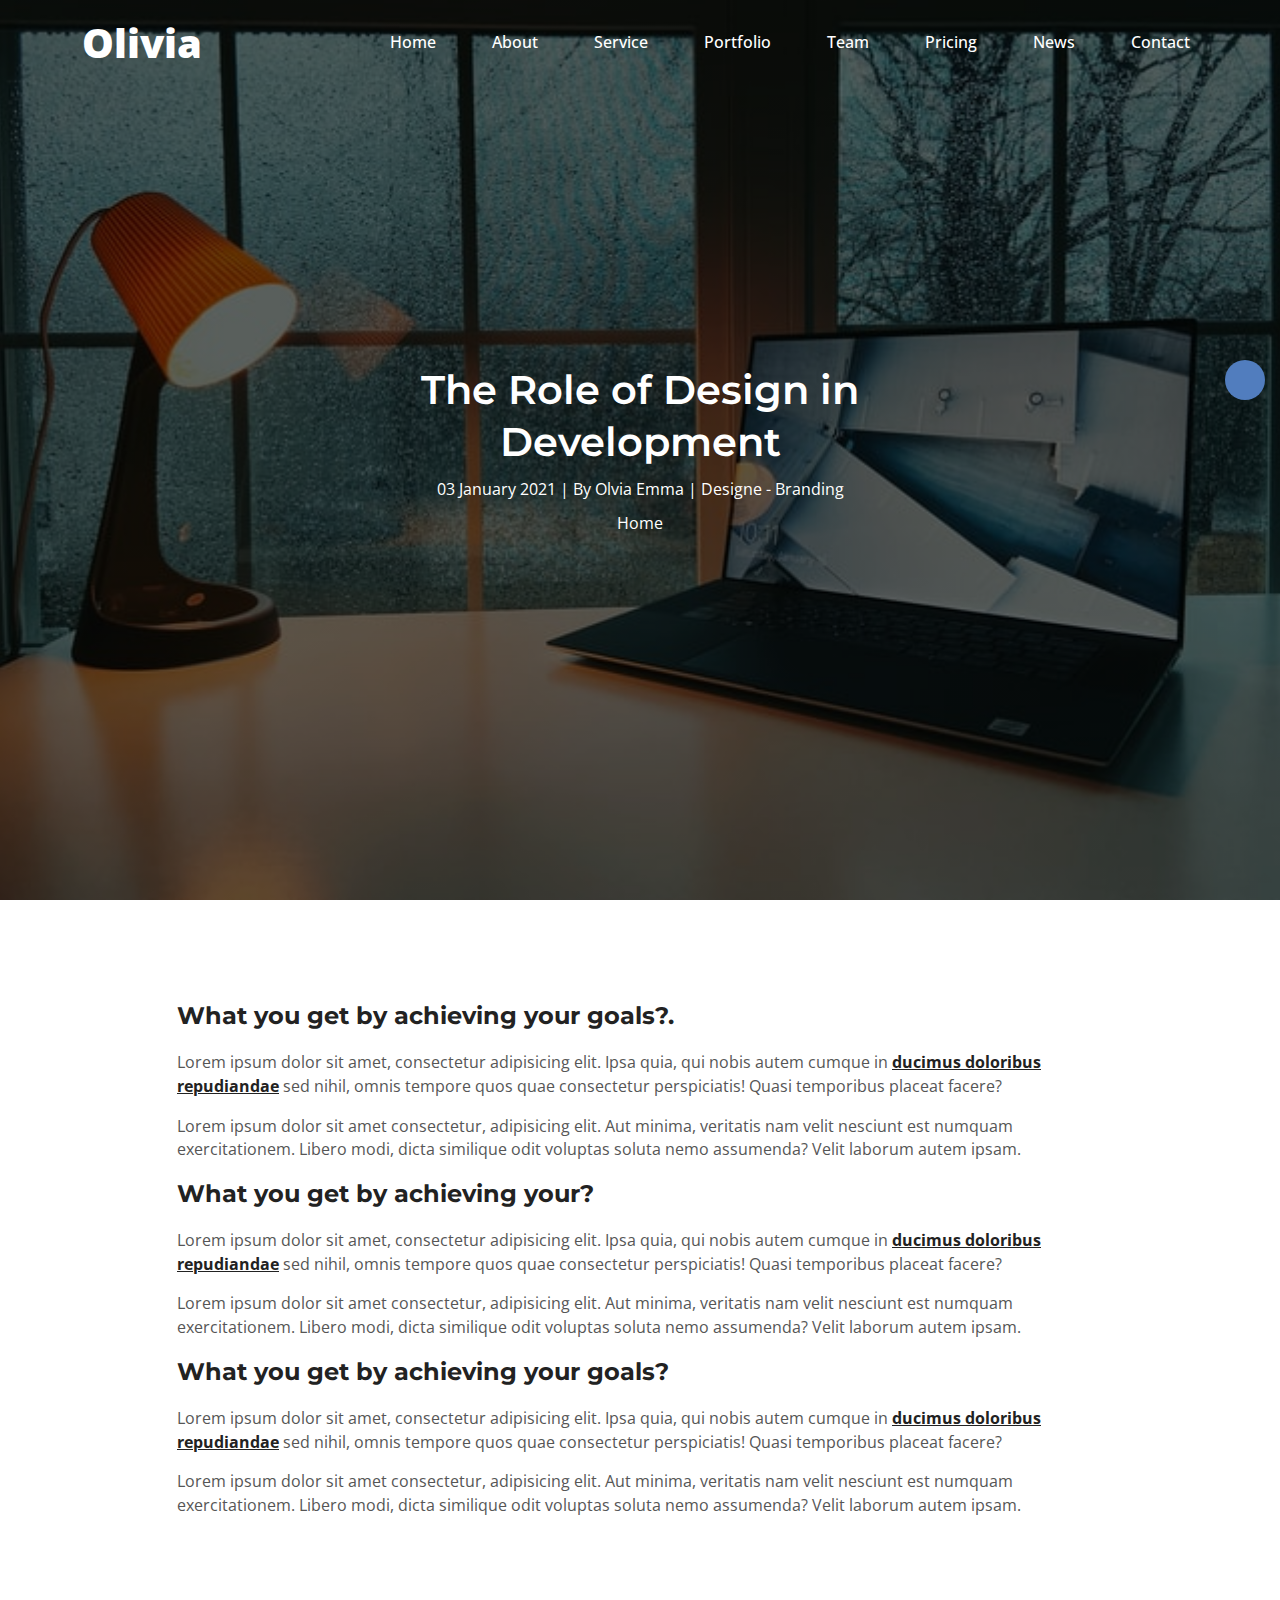
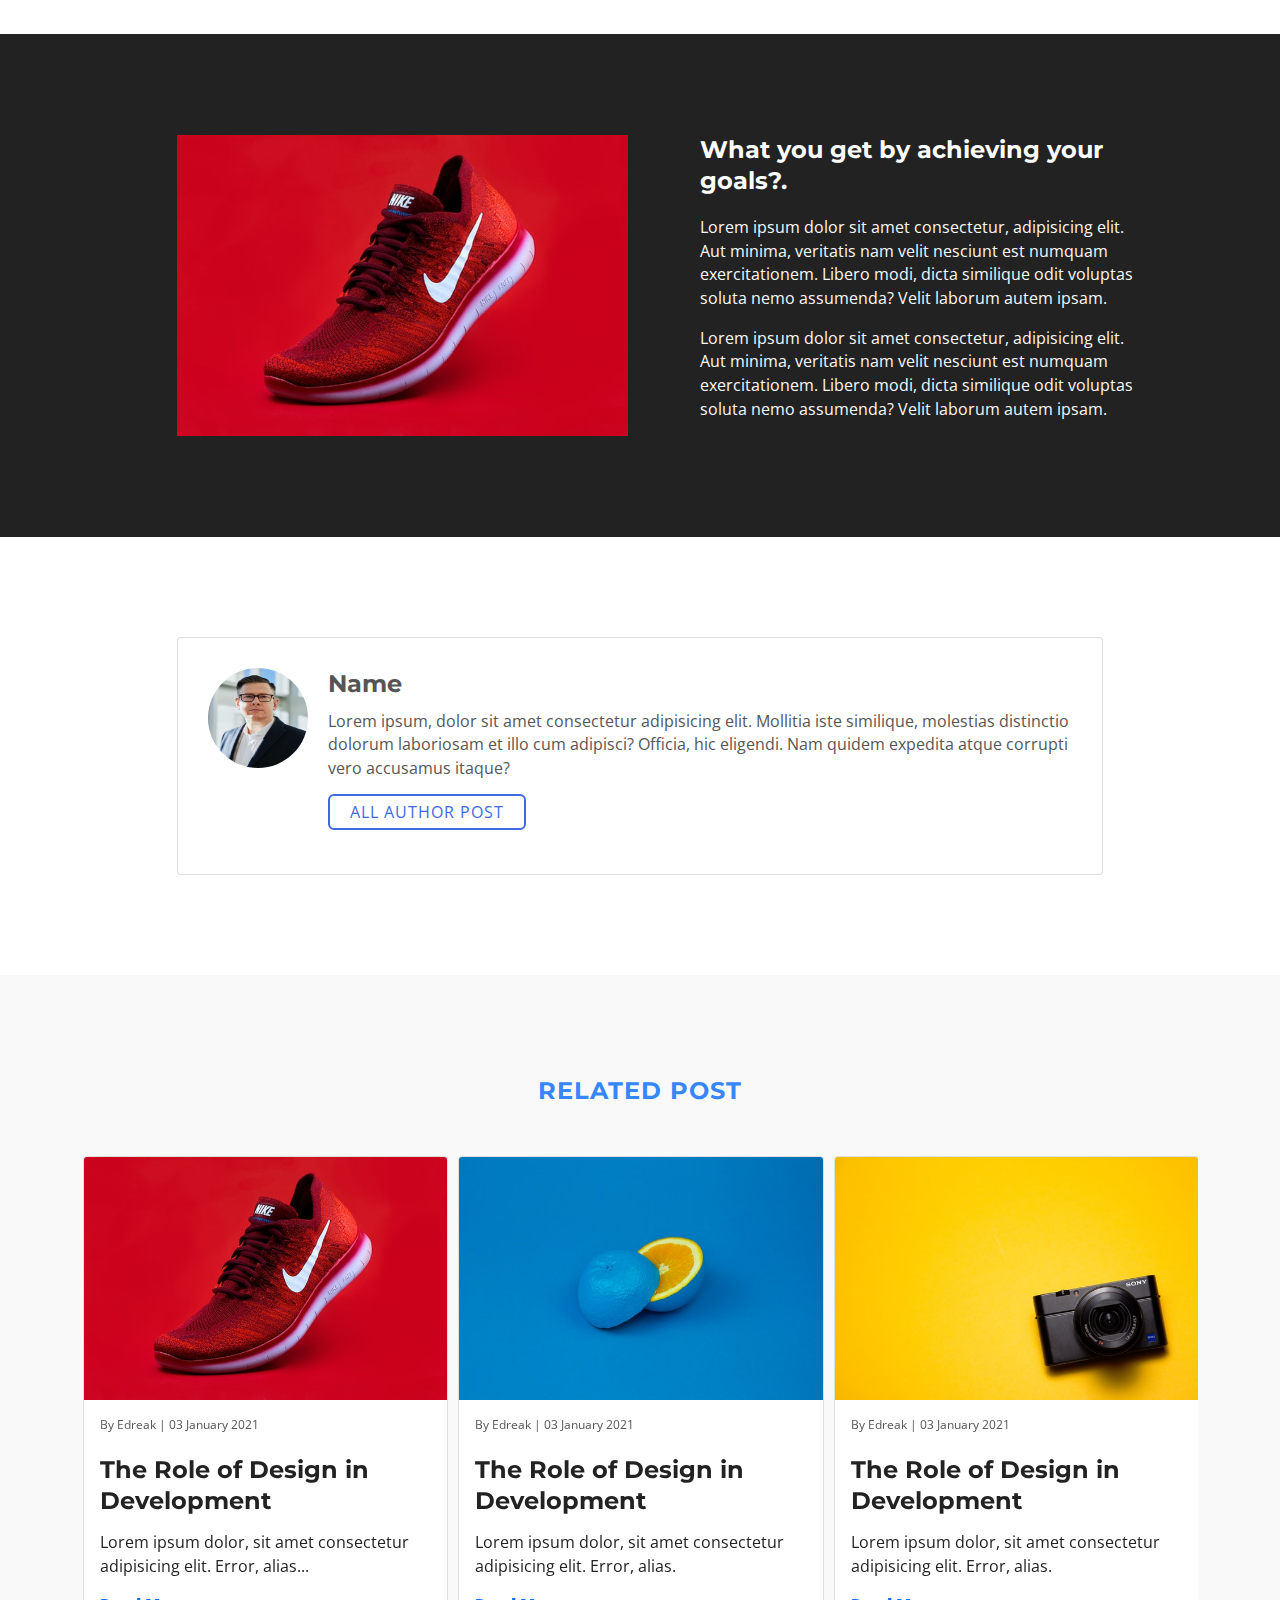
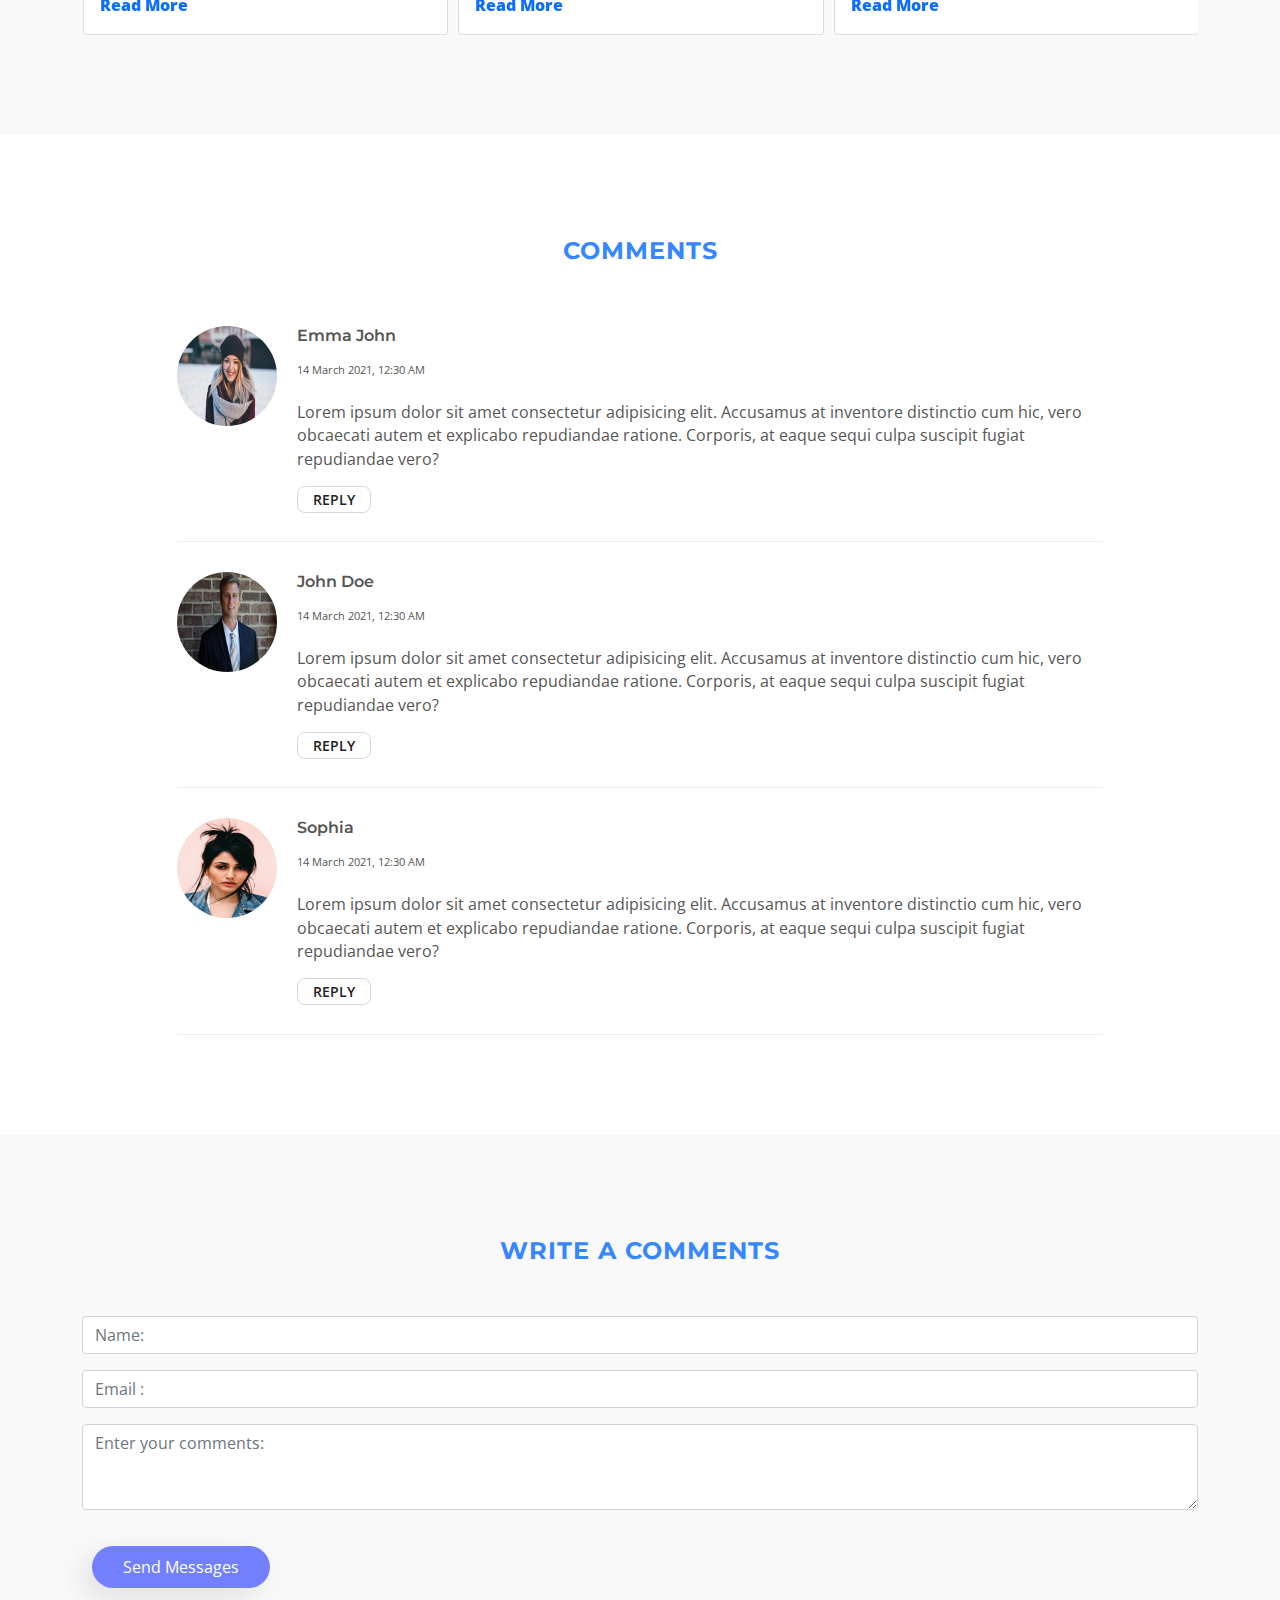
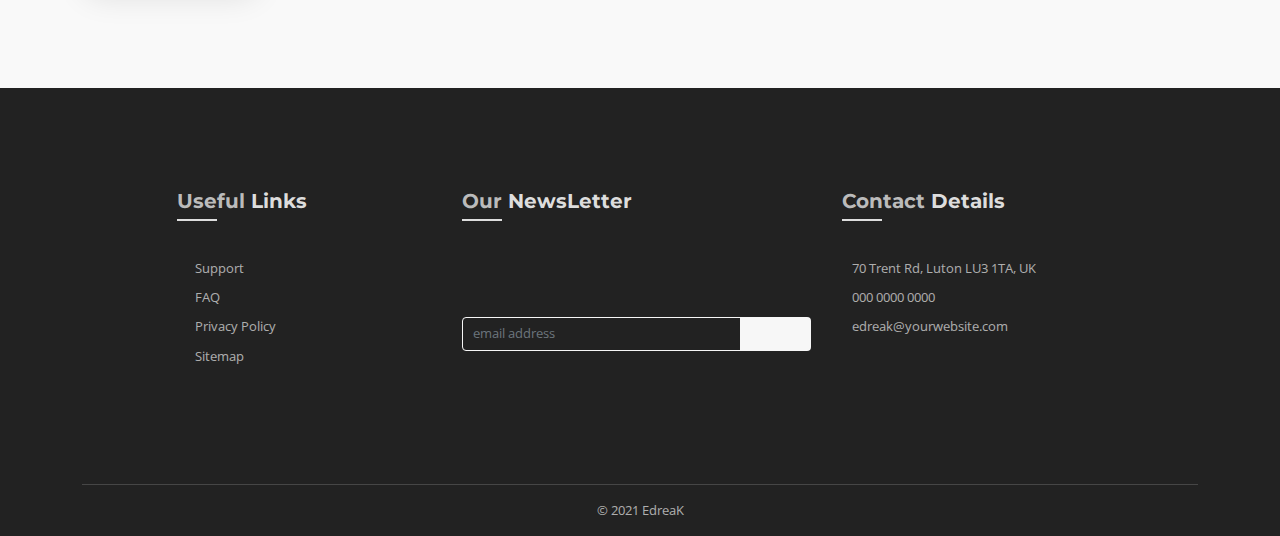
<file: single-blog.html>
<!DOCTYPE html>
<html lang="en-US">

<head>
    <meta charset="utf-8">
    <meta content="IE=edge" http-equiv="X-UA-Compatible">
    <meta name="viewport" content="width=device-width, minimum-scale=1, maximum-scale=1" />
    <!-- The above 3 meta tags *must* come first in the head; any other head content must come *after* these tags -->

    <title>HTML5 Template</title>
    <!-- set your website meta description and keywords -->
    <meta name="description" content="Add your business website description here">
    <meta name="keywords" content="Add your business website keywords here">
    <!-- set your website favicon -->
    <link href="favicon.ico" rel="icon">
    <!-- Bootstrap5 Stylesheets -->
    <link rel="stylesheet" href="css/plugin.css">
    <!-- Font Awesome Stylesheets -->
    <link rel="stylesheet" href="https://cdnjs.cloudflare.com/ajax/libs/font-awesome/5.15.2/css/all.min.css" integrity="sha512-HK5fgLBL+xu6dm/Ii3z4xhlSUyZgTT9tuc/hSrtw6uzJOvgRr2a9jyxxT1ely+B+xFAmJKVSTbpM/CuL7qxO8w==" crossorigin="anonymous" />
    <!-- Google Fonts -->
    <link rel="stylesheet" href="https://fonts.googleapis.com/css2?family=Montserrat:ital,wght@0,200;0,300;0,400;0,500;0,600;0,700;0,800;0,900;1,300;1,400;1,500;1,600;1,700&family=Open+Sans:ital,wght@0,300;0,400;0,600;0,700;0,800;1,300;1,400;1,600;1,700;1,800&display=swap">
    <!-- Lightbox Stylesheets -->
    <link rel="stylesheet" href="css/lightbox.min.css">
    <!-- Template Main Stylesheets -->
    <link rel="stylesheet" href="css/single-blog.css" type="text/css">
    <!-- Responsive Stylesheets -->
    <link rel="stylesheet" href="css/responsive.css" type="text/css">

</head>

<body>

    <!-- Start Color Scheme -->
    <section class="color-scheme">
        <div class="style-switcher">
            <div class="style-toggler s-icon outer-shadow hover-in-shadow">
                <i class="fas fa-cog fa-lg fa-spin"></i>
            </div>
            <!-- end style-toggler -->
            <h4>Theme Color :</h4>
            <div class="toggle">
                <i class="fas fa-sun light theme-icon" onclick="lightFunction()"></i>
                <i class="fas fa-cloud-moon-rain dark theme-icon" onclick="darkFunction()"></i>
            </div>
            <!-- end toggle -->
            <h4>Unlimited Colors :</h4>
            <div class="colors">
                <ul class="text-colors">
                    <li></li>
                    <li></li>
                    <li></li>
                    <li></li>
                    <li></li>
                    <li></li>
                    <li></li>
                    <li></li>
                    <li></li>
                    <li></li>
                    <li></li>
                    <li></li>
                </ul>
                <!-- end text-colors -->
            </div>
            <!--  end colors -->
        </div>
        <!-- end style-switcher -->
    </section>
    <!-- end Color Scheme -->


    <!-- start Header -->
    <header class="header">
        <div class="header-inner">
            <nav class="navbar navbar-expand-lg navbar-light">
                <div class="container">
                    <!-- Logo -->
                    <a class="navbar-brand logo" href="#">Olivia</a>
                    <!--  start navbar-toggler-button -->
                    <button class="navbar-toggler" type="button" data-bs-toggle="collapse" data-bs-target="#navbarSupportedContent" aria-controls="navbarSupportedContent" aria-expanded="false" aria-label="Toggle navigation">
                        <span class="toggle-btn"><i class="fas fa-align-justify toggler-icon"></i></span>
                    </button>
                    <!--  end navbar-toggler-button -->
                    <!-- start navbar-nav -->
                    <div class="collapse navbar-collapse" id="navbarSupportedContent">
                        <ul class="navbar-nav ms-auto mb-2 mb-lg-0">
                            <li class="nav-item">
                                <a class="nav-link active" aria-current="page" href="#home">Home</a>
                            </li>
                            <li class="nav-item">
                                <a class="nav-link" href="#about">About</a>
                            </li>
                            <li class="nav-item">
                                <a class="nav-link" href="#service">Service</a>
                            </li>
                            <li class="nav-item">
                                <a class="nav-link" href="#portfolio">Portfolio</a>
                            </li>
                            <li class="nav-item">
                                <a class="nav-link" href="#team">Team</a>
                            </li>
                            <li class="nav-item">
                                <a class="nav-link" href="#pricing">Pricing</a>
                            </li>
                            <li class="nav-item">
                                <a class="nav-link" href="#blog">News</a>
                            </li>
                            <li class="nav-item">
                                <a class="nav-link" href="#contact">Contact</a>
                            </li>
                        </ul>
                        <!-- end navbar-nav -->
                    </div>
                    <!-- end navbar-collapse -->
                </div>
                <!-- end container -->
            </nav>
            <!-- end nav -->
        </div>
        <!-- end header-inner -->
    </header>
    <!-- End Header  -->


    <!-- start Banner -->
    <section id="home" class="banner-section section-padding">
        <div class="container">
            <!-- start banner-content -->
            <div class="banner-content">
                <h1 class="color-light">The Role of Design in Development</h1>
                <div class="post-metta news-border text-color-dark text-color-light "> 03 January 2021 | By <span class="color text-color-dark text-color-light ">Olvia Emma </span> | Designe - Branding
                </div>
                <a href="index.html" class="home-page">Home</a>
            </div>
            <!-- end banner-content-->
        </div>
        <!-- end container -->
    </section>
    <!-- End Banner -->

    <!-- start blog-post-section -->
    <section class="blog-post-section section-padding">
        <div class="container">
            <div class="row">
                <div class="col-lg-10 col-md-10 col-sm-12 mx-auto">
                    <div class="post-inner">
                        <h4 class="">What you get by achieving your goals?.</h4>
                        <div class="post-content">
                            <p class="">Lorem ipsum dolor sit amet, consectetur adipisicing elit. Ipsa quia, qui nobis autem cumque in <strong> <u> ducimus doloribus repudiandae</u></strong> sed nihil, omnis tempore quos quae consectetur perspiciatis! Quasi temporibus
                                placeat facere?</p>
                            <p class="">Lorem ipsum dolor sit amet consectetur, adipisicing elit. Aut minima, veritatis nam velit nesciunt est numquam exercitationem. Libero modi, dicta similique odit voluptas soluta nemo assumenda? Velit laborum autem ipsam.</p>
                        </div>
                        <!-- end post-content -->
                    </div>
                    <!-- end post-inner -->
                    <div class="post-inner">
                        <h4 class="">What you get by achieving your?</h4>
                        <div class="post-content">
                            <p class="">Lorem ipsum dolor sit amet, consectetur adipisicing elit. Ipsa quia, qui nobis autem cumque in <strong> <u> ducimus doloribus repudiandae</u></strong> sed nihil, omnis tempore quos quae consectetur perspiciatis! Quasi temporibus
                                placeat facere?</p>
                            <p class="">Lorem ipsum dolor sit amet consectetur, adipisicing elit. Aut minima, veritatis nam velit nesciunt est numquam exercitationem. Libero modi, dicta similique odit voluptas soluta nemo assumenda? Velit laborum autem ipsam.</p>
                        </div>
                        <!-- end post-content -->
                    </div>
                    <!-- end post-inner -->

                    <div class="post-inner">
                        <h4 class="">What you get by achieving your goals?</h4>
                        <div class="post-content">
                            <p class="">Lorem ipsum dolor sit amet, consectetur adipisicing elit. Ipsa quia, qui nobis autem cumque in <strong> <u> ducimus doloribus repudiandae</u></strong> sed nihil, omnis tempore quos quae consectetur perspiciatis! Quasi temporibus
                                placeat facere?</p>
                            <p class="">Lorem ipsum dolor sit amet consectetur, adipisicing elit. Aut minima, veritatis nam velit nesciunt est numquam exercitationem. Libero modi, dicta similique odit voluptas soluta nemo assumenda? Velit laborum autem ipsam.</p>
                        </div>
                        <!-- end post-content -->
                    </div>
                    <!-- end post-inner -->

                </div>
                <!-- end col -->
            </div>
            <!-- end row -->
        </div>
        <!-- end container -->
    </section>
    <!-- end blog-post-section -->

    <!-- start post-blog-wrapper -->
    <section class="post-blog-wrapper section-padding">
        <div class="container">
            <div class="row align-items-center justify-content-center">
                <div class="col-lg-5 offset-lg-1 col-md-5 offset-lg-1 col-sm-12">
                    <div class="post-image">
                        <img src="images/blog/blog-1.jpg" alt="" class="">
                    </div>
                    <!-- end post-image  -->
                </div>
                <!-- end col  -->
                <div class="col-lg-6 col-md-6 col-sm-12">
                    <div class="row">
                        <div class="col-sm-10 col-md-10 col-lg-10 mx-auto">
                            <div class="blog-post-inner">
                                <h4 class="">What you get by achieving your goals?.</h4>
                                <div class="blog-post-content">
                                    <p class="">Lorem ipsum dolor sit amet consectetur, adipisicing elit. Aut minima, veritatis nam velit nesciunt est numquam exercitationem. Libero modi, dicta similique odit voluptas soluta nemo assumenda? Velit laborum autem ipsam.
                                    </p>
                                    <p class="">Lorem ipsum dolor sit amet consectetur, adipisicing elit. Aut minima, veritatis nam velit nesciunt est numquam exercitationem. Libero modi, dicta similique odit voluptas soluta nemo assumenda? Velit laborum autem ipsam.
                                    </p>
                                </div>
                                <!-- end blog-post-content   -->
                            </div>
                            <!-- end blog-post-inner  -->
                        </div>
                        <!-- end col  -->
                    </div>
                    <!-- end row  -->
                </div>
                <!-- end col  -->
            </div>
            <!-- end row  -->
        </div>
        <!-- end container -->
    </section>
    <!-- end post-blog-wrapper -->

    <!-- start author-post-section -->
    <section class="author-post-section section-padding">
        <div class="container">
            <div class="row">
                <div class="col-md-10 col-lg-10  offset-lg-1 col-sm-12">
                    <div class=" card author-wrapp">
                        <div class="author-post">
                            <div class="author-img">
                                <img src="images/testimonial/testimonial-4.png" alt="">
                            </div>
                            <!-- end author-img -->
                            <div class="author-info">
                                <h4 class="text-color-dark text-color-light">Name</h4>
                                <span class="text-color-dark text-color-light">Lorem ipsum, dolor sit amet consectetur adipisicing elit. Mollitia iste similique, molestias distinctio dolorum laboriosam et illo cum adipisci? Officia, hic eligendi. Nam quidem expedita atque corrupti vero accusamus itaque?</span>
                                <div class="button-holder">
                                    <a href="" class="author-btn">all author post</a>
                                </div>
                                <!-- end button-holder  -->
                            </div>
                            <!-- end author-info -->
                        </div>
                        <!-- end author-post -->
                    </div>
                    <!-- end author-wrapp  -->
                </div>
                <!-- end col  -->
            </div>
            <!-- end row  -->
        </div>
        <!-- end container  -->
    </section>
    <!-- end author-post-section -->

    <!-- start Blog -->
    <section id="blog" class="news-section section-padding ">
        <div class="container ">
            <div class="section-title-box text-center">
                <h4 class="text-color-dark text-color-light color">Related Post</h4>
            </div>
            <!-- end section-title-box -->
            <div class="row ">
                <div class="col-sm-12">
                    <div id="blog-carousel" class="owl-carousel test-slides">
                        <div class="item">
                            <div class="card post-box ">
                                <div class="post-img ">
                                    <img src="images/blog/blog-1.jpg " alt=" " class="card-img-top ">
                                </div>
                                <!-- end post-img -->
                                <div class="card-body post-content ">
                                    <div class="post-meta news-border text-color-dark text-color-light "> <i class="fas fa-user color "></i> By <span class="color text-color-dark text-color-light ">Edreak </span> | <i class="far fa-calendar-alt color "></i> 03 January 2021
                                    </div>
                                    <!-- end post-meta -->
                                    <h4 class="text-color-dark text-color-light post-title ">The Role of Design in Development</h4>
                                    <p class="post-details text-color-dark text-color-light ">Lorem ipsum dolor, sit amet consectetur adipisicing elit. Error, alias...</p>

                                    <a class="read-btn color">Read More <i class="fas fa-long-arrow-alt-right color"></i></a>
                                </div>
                                <!-- end post-content -->
                            </div>
                            <!-- end post-box -->
                        </div>
                        <!-- end item -->
                        <div class="item">
                            <div class="card post-box ">
                                <div class="post-img ">
                                    <img src="images/blog/blog-2.jpg " alt=" " class="card-img-top ">
                                </div>
                                <!-- end post-img -->
                                <div class="card-body post-content ">
                                    <div class="post-meta news-border text-color-dark text-color-light "> <i class="fas fa-user color "></i> By <span class="color text-color-dark text-color-light ">Edreak </span> | <i class="far fa-calendar-alt color "></i> 03 January 2021
                                    </div>
                                    <!-- end post-meta -->
                                    <h4 class="text-color-dark text-color-light post-title ">The Role of Design in Development</h4>
                                    <p class="post-details text-color-dark text-color-light ">Lorem ipsum dolor, sit amet consectetur adipisicing elit. Error, alias.</p>
                                    <a class="read-btn color">Read More <i class="fas fa-long-arrow-alt-right color"></i></a>
                                </div>
                                <!-- end post-content -->
                            </div>
                            <!-- end post-box -->
                        </div>
                        <!-- end item -->
                        <div class="item">
                            <div class="card post-box ">
                                <div class="post-img ">
                                    <img src="images/blog/blog-3.jpg " alt=" " class="card-img-top ">
                                </div>
                                <!-- end post-img -->
                                <div class="card-body post-content ">
                                    <div class="post-meta news-border text-color-dark text-color-light "> <i class="fas fa-user color "></i> By <span class="color text-color-dark text-color-light ">Edreak </span> | <i class="far fa-calendar-alt color "></i> 03 January 2021
                                    </div>
                                    <!-- end post-meta -->
                                    <h4 class="text-color-dark text-color-light post-title ">The Role of Design in Development</h4>
                                    <p class="post-details text-color-dark text-color-light ">Lorem ipsum dolor, sit amet consectetur adipisicing elit. Error, alias.</p>
                                    <a class="read-btn color">Read More <i class="fas fa-long-arrow-alt-right color"></i></a>
                                </div>
                                <!-- end post-content -->
                            </div>
                            <!-- end post-box -->
                        </div>
                        <!-- end item -->
                        <div class="item">
                            <div class="card post-box ">
                                <div class="post-img ">
                                    <img src="images/blog/blog-4.jpg " alt=" " class="card-img-top ">
                                </div>
                                <!-- end post-img -->
                                <div class="card-body post-content ">
                                    <div class="post-meta news-border text-color-dark text-color-light "> <i class="fas fa-user color "></i> By <span class="color text-color-dark text-color-light ">Edreak </span> | <i class="far fa-calendar-alt color "></i> 03 January 2021
                                    </div>
                                    <!-- end post-meta -->
                                    <h4 class="text-color-dark text-color-light post-title ">The Role of Design in Development</h4>
                                    <p class="post-details text-color-dark text-color-light ">Lorem ipsum dolor, sit amet consectetur adipisicing elit. Error, alias.</p>
                                    <a class="read-btn color">Read More  <i class="fas fa-long-arrow-alt-right color"></i> </a>
                                </div>
                                <!-- end post-content -->
                            </div>
                            <!-- end post-box -->
                        </div>
                        <!-- end item -->
                    </div>
                    <!-- end owl-carousel -->
                </div>
                <!-- end col -->
            </div>
            <!-- end row -->
        </div>
        <!-- end container -->
    </section>
    <!-- End Blog -->


    <!-- start blog-comment  -->
    <section class="blog-comment-section section-padding">
        <div class="container">
            <div class="section-title-box text-center">
                <h4 class="text-color-dark text-color-light color">Comments</h4>
            </div>
            <!-- end section-title-box -->
            <div class="row">
                <div class="col-lg-10 offset-lg-1 col-md-10 offset-md-1 col-sm-12">
                    <div class="blog-comment-wrap">
                        <div class="client-comment-inner">
                            <div class="client-comment-img">
                                <img src="images/testimonial/testimonial-1.png" alt="">
                            </div>
                            <!-- end client-comment-img -->
                            <div class="client-comment">
                                <h6 class="text-color-dark text-color-light">Emma John</h6>
                                <span class="text-color-dark text-color-light">14 March 2021, 12:30 AM</span>
                                <p class="">Lorem ipsum dolor sit amet consectetur adipisicing elit. Accusamus at inventore distinctio cum hic, vero obcaecati autem et explicabo repudiandae ratione. Corporis, at eaque sequi culpa suscipit fugiat repudiandae vero?</p>
                                <a href="#" class="replay-btn">Reply</a>
                            </div>
                            <!-- end client-comment -->
                        </div>
                        <!-- end client-comment-inner-->

                        <div class="client-comment-inner">
                            <div class="client-comment-img">
                                <img src="images/testimonial/testimonial-2.png" alt="">
                            </div>
                            <!-- end client-comment-img" -->
                            <div class="client-comment">
                                <h6 class="text-color-dark text-color-light">John Doe</h6>
                                <span class="text-color-dark text-color-light">14 March 2021, 12:30 AM</span>
                                <p class="">Lorem ipsum dolor sit amet consectetur adipisicing elit. Accusamus at inventore distinctio cum hic, vero obcaecati autem et explicabo repudiandae ratione. Corporis, at eaque sequi culpa suscipit fugiat repudiandae vero?</p>
                                <a href="#" class="replay-btn">Reply</a>
                            </div>
                            <!-- end client-comment -->

                        </div>
                        <!-- end client-comment-inner -->



                        <div class="client-comment-inner">
                            <div class="client-comment-img">
                                <img src="images/testimonial/testimonial-5.png" alt="">
                            </div>
                            <!-- end client-comment-img -->
                            <div class="client-comment">
                                <h6 class="text-color-dark text-color-light">Sophia</h6>
                                <span class="text-color-dark text-color-light">14 March 2021, 12:30 AM</span>
                                <p class="">Lorem ipsum dolor sit amet consectetur adipisicing elit. Accusamus at inventore distinctio cum hic, vero obcaecati autem et explicabo repudiandae ratione. Corporis, at eaque sequi culpa suscipit fugiat repudiandae vero?</p>
                                <a href="#" class="replay-btn">Reply</a>
                            </div>
                            <!-- end client-comment -->
                        </div>
                        <!-- end client-comment-inner -->
                    </div>
                    <!-- end blog-comment-wrap  -->
                </div>
                <!-- end col  -->
            </div>
            <!-- end row  -->
        </div>
        <!-- end container  -->
    </section>
    <!-- end blog-comment  -->


    <!--  start blog-contact  -->
    <section class="blog-contact section-padding">
        <div class="container">
            <div class="section-title-box text-center">
                <h4 class="text-color-dark text-color-light color">Write a comments</h4>
            </div>
            <!-- end section-title-box -->
            <div class="row">
                <div class="col-sm-12 col-lg-12 col-md-12">
                    <form action=" " id="contactForm" name="contactform" data-toggle="validator " class="contact-form">
                        <div class="mb-3 name-box">
                            <input type="text" class="form-control" id="exampleFormControlInput1" placeholder="Name:" required>
                        </div>
                        <!-- end name-box -->
                        <div class="mb-3 email-box">
                            <input type="email" class="form-control" id="exampleFormControlInput1" placeholder="Email :" required>
                        </div>
                        <!-- end email-box -->
                        <div class="mb-3 message-box">
                            <textarea class="form-control" id="Messages" placeholder="Enter your comments: " rows="3" required></textarea>
                        </div>
                        <!-- end message-box -->

                        <div class="button-holder">
                            <button type="submit" id="submit" class="btn mgs-btn1">
                         <span>Send Messages</span></button>
                        </div>
                        <!-- end button-holder -->
                    </form>
                </div>
            </div>
        </div>
    </section>
    <!--  end blog-contact  -->

    <!-- Start Footer -->
    <footer id="footer" class="footer">
        <div class="footer-widget-area">
            <div class="container">
                <div class="row">
                    <div class=" col-lg-3 offset-lg-1 mmt-20">
                        <div class="footerwidget-wrap">
                            <h4 class="widget-title">Useful <span>Links</span></h4>
                            <div class="widget-area">
                                <ul class="useful-links list-unstyled">
                                    <li><a href="#" class="color-schover">Support</a></li>
                                    <li><a href="#" class="color-schover">FAQ</a></li>
                                    <li><a href="#" class="color-schover">Privacy Policy</a></li>
                                    <li><a href="#" class="color-schover">Sitemap</a></li>
                                </ul>
                                <!--End useful-links -->
                            </div>
                            <!--End widget-area -->
                            <div class="clearfix"></div>
                        </div>
                        <!-- end footerwidget-wrap -->
                    </div>
                    <!-- end col -->
                    <div class="col-lg-4 mmt-20">
                        <div class="footerwidget-wrap">
                            <h4 class="widget-title">Our <span>NewsLetter</span></h4>
                            <p><strong>By subscribing to our mailing list you will always get latest news from us.</strong></p>
                            <!-- start mailchimp form -->
                            <div class="mc-form-holder">
                                <form id="mc-form">
                                    <input id="mc-email" class="form-control" placeholder="email address" name="EMAIL" type="email">
                                    <button class="btn" type="submit"><i class="fas fa-paper-plane "></i></button>
                                    <label for="mc-email"></label>
                                </form>
                            </div>
                            <!-- end mailchimp form -->
                        </div>
                        <!-- end footerwidget-wrap -->
                    </div>
                    <!-- end col -->
                    <div class="col-lg-4 mmt-20">
                        <div class="footerwidget-wrap">
                            <h4 class="widget-title">Contact <span>Details</span></h4>
                            <ul class="contact-info list-unstyled">
                                <li><i class="fas fa-home"></i> 70 Trent Rd, Luton LU3 1TA, UK</li>
                                <li><i class="fas fa-phone"></i> <a href="#">000 0000 0000</a></li>
                                <li><i class="fas fa-envelope"></i> <a href="#">edreak@yourwebsite.com</a></li>
                            </ul>
                            <!-- end contact-info  -->

                            <ul class="list-inline list-social">
                                <li class="list-inline-item">
                                    <a href="#" class="social-icon social-icon-small social-icon-facebook">
                                        <i class="fab fa-facebook-f"></i>
                                        <i class="fab fa-facebook-f"></i>
                                    </a>
                                </li>
                                <li class="list-inline-item">
                                    <a href="#" class="social-icon social-icon-small social-icon-twitter">
                                        <i class="fab fa-twitter"></i>
                                        <i class="fab fa-twitter"></i>
                                    </a>
                                </li>
                                <li class="list-inline-item">
                                    <a href="#" class="social-icon social-icon-small social-icon-gplus">
                                        <i class="fab fa-google-plus-g"></i>
                                        <i class="fab fa-google-plus-g"></i>
                                    </a>
                                </li>
                                <li class="list-inline-item">
                                    <a href="#" class="social-icon social-icon-small social-icon-youtube">
                                        <i class="fab fa-youtube"></i>
                                        <i class="fab fa-youtube"></i>
                                    </a>
                                </li>
                                <li class="list-inline-item">
                                    <a href="#" class="social-icon social-icon-small social-icon-vimeo">
                                        <i class="fab fa-vimeo-v"></i>
                                        <i class="fab fa-vimeo-v"></i>
                                    </a>
                                </li>
                                <li class="list-inline-item">
                                    <a href="#" class="social-icon social-icon-small social-icon-pinterest">
                                        <i class="fab fa-pinterest-p"></i>
                                        <i class="fab fa-pinterest-p"></i>
                                    </a>
                                </li>
                                <li class="list-inline-item">
                                    <a href="#" class="social-icon social-icon-small social-icon-linkedin">
                                        <i class="fab fa-linkedin-in"></i>
                                        <i class="fab fa-linkedin-in"></i>
                                    </a>
                                </li>
                            </ul>
                            <!-- end list-social -->
                        </div>
                        <!-- end footerwidget-wrap -->
                    </div>
                    <!-- end col -->
                </div>
                <!-- end row -->
            </div>
            <!-- end container -->
        </div>
        <!-- end footer-widget-area -->
        <div class="container">
            <hr />
            <div class="row">
                <div class="col-sm-12">
                    <p class="text-center copyright"> &copy; 2021 EdreaK</p>
                </div>
                <!-- end col -->
            </div>
            <!-- end row -->
        </div>
        <!-- end container -->
    </footer>
    <!-- End Footer -->

    <!--  Start Scroll button -->
    <a href="# " class="scrollup "><i class="fas fa-arrow-circle-up " onclick="topFunction()" id="myBtn"></i></a>
    <!--  End Scroll button -->

    <!-- jquery -->
    <script src="js/jquery-3.5.1.min.js "></script>
    <!-- bootstrap5 -->
    <script src="js/bootstrap.min.js "></script>
    <!-- Circle Progress -->
    <script src="js/circle-progress.min.js"></script>
    <!-- particles-js -->
    <!-- <script src="js/particles.min.js"></script> -->
    <!-- app js -->
    <!-- <script src="js/app.js"></script> -->
    <!-- waypoint Js -->
    <script src="js/waypoint.js "></script>
    <!-- counterup Js -->
    <script src="js/jquery.counterup.min.js "></script>
    <!-- owl-carousel Js -->
    <script src="js/owl.carousel.min.js "></script>
    <!-- Isotope Filtring Js -->
    <script src="js/isotope.pkgd.min.js "></script>
    <!-- Lightbox Js -->
    <script src="js/lightbox.min.js "></script>
    <!-- main js -->
    <script src="js/main.js "></script>




</body>

</html>
</file>
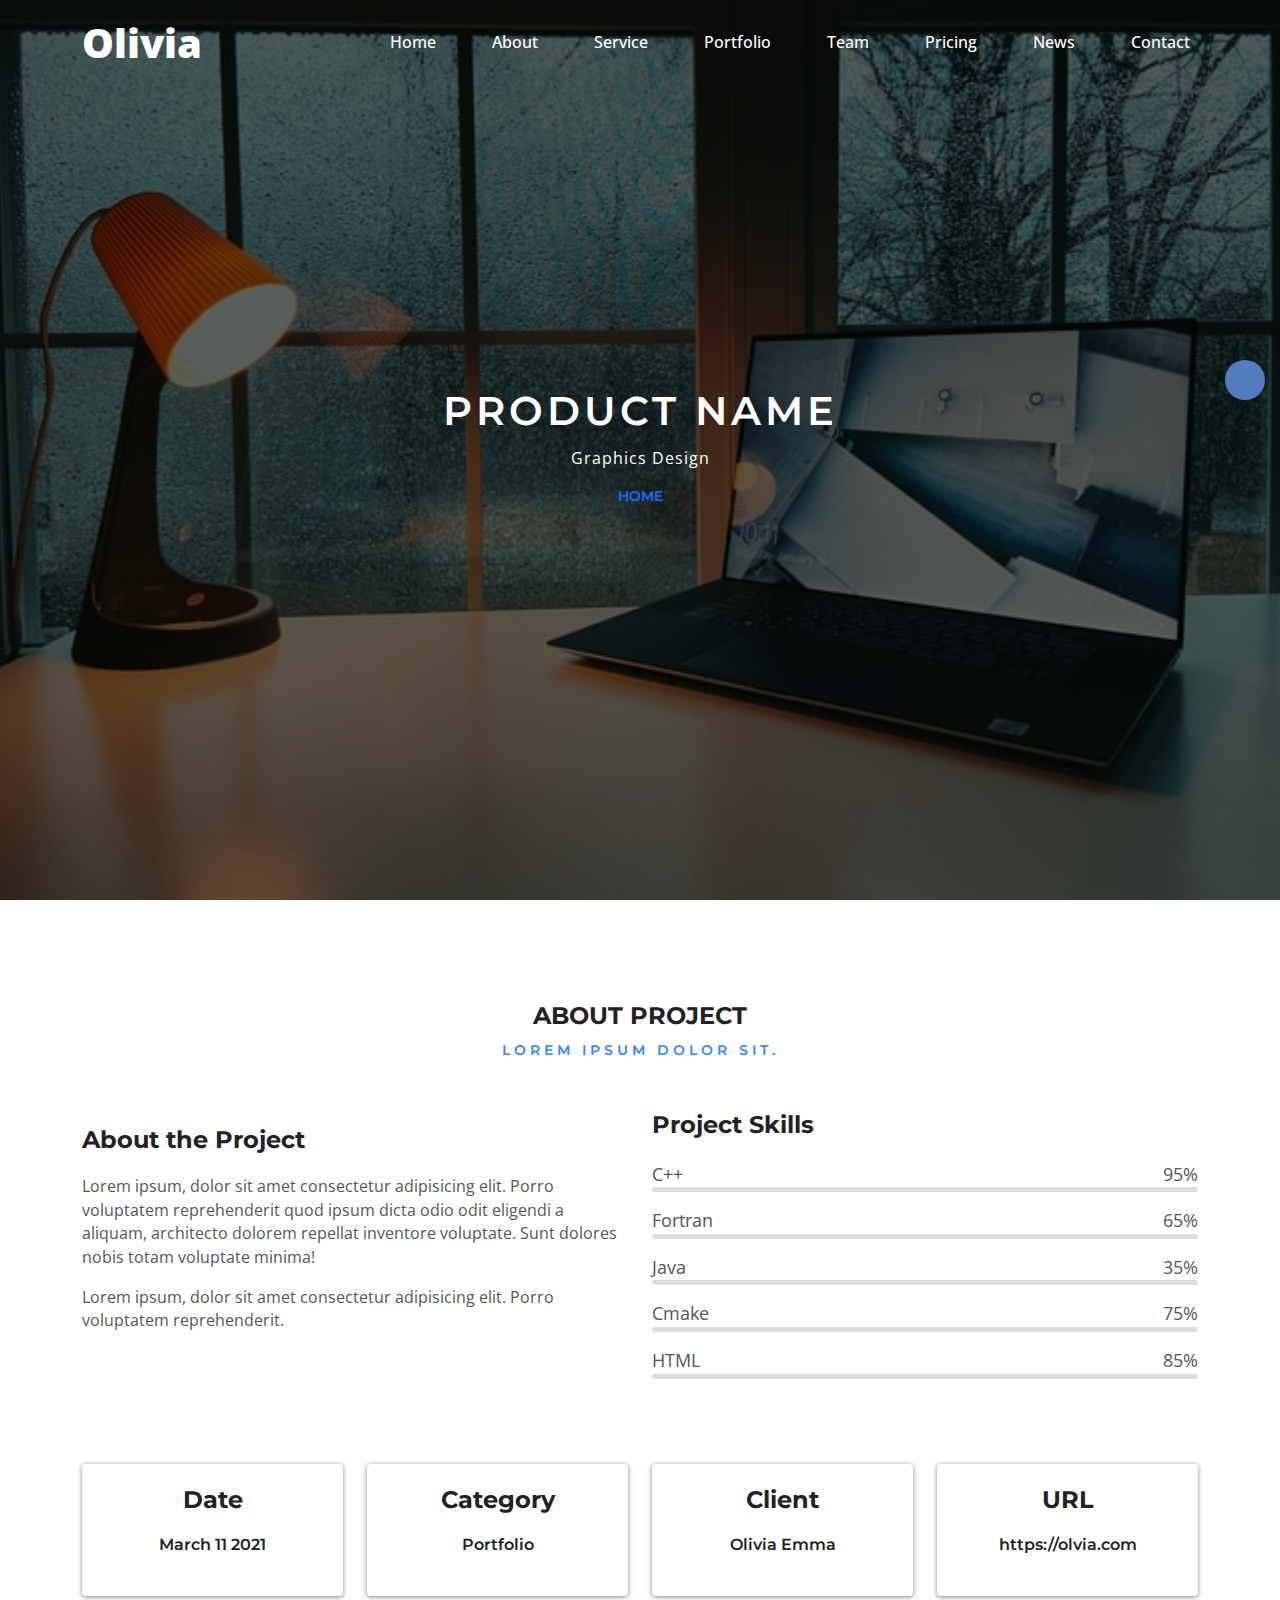
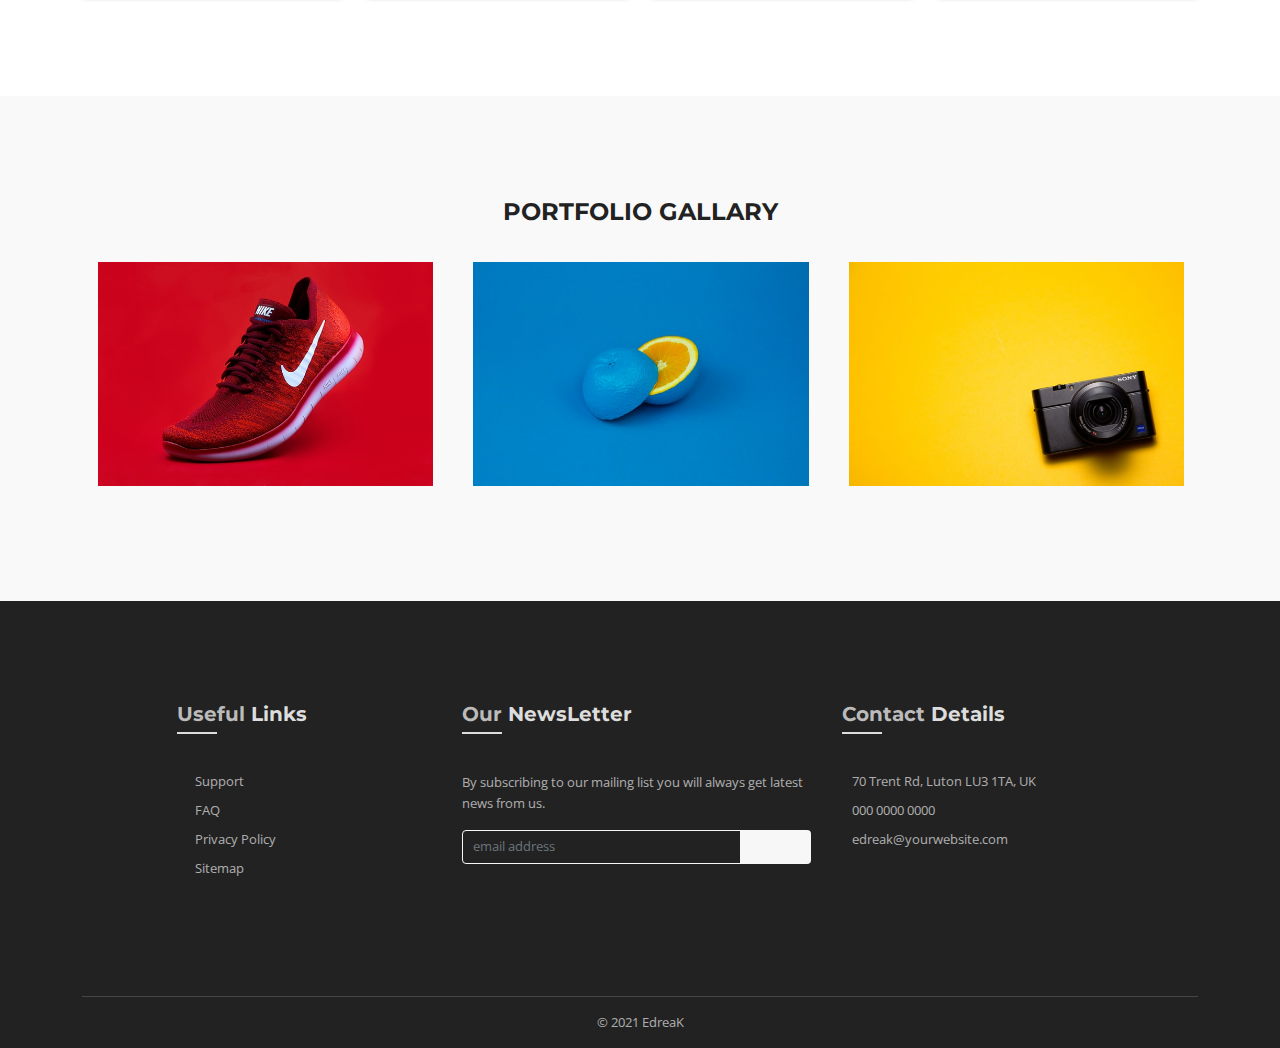
<file: single-portfolio.html>
<!DOCTYPE html>
<html lang="en-US">

<head>
    <meta charset="utf-8">
    <meta content="IE=edge" http-equiv="X-UA-Compatible">
    <meta name="viewport" content="width=device-width, minimum-scale=1, maximum-scale=1" />
    <!-- The above 3 meta tags *must* come first in the head; any other head content must come *after* these tags -->

    <title>HTML5 Template</title>
    <!-- set your website meta description and keywords -->
    <meta name="description" content="Add your business website description here">
    <meta name="keywords" content="Add your business website keywords here">
    <!-- set your website favicon -->
    <link href="favicon.ico" rel="icon">
    <!-- Bootstrap5 Stylesheets -->
    <link rel="stylesheet" href="css/plugin.css">
    <!-- Font Awesome Stylesheets -->
    <link rel="stylesheet" href="https://cdnjs.cloudflare.com/ajax/libs/font-awesome/5.15.2/css/all.min.css" integrity="sha512-HK5fgLBL+xu6dm/Ii3z4xhlSUyZgTT9tuc/hSrtw6uzJOvgRr2a9jyxxT1ely+B+xFAmJKVSTbpM/CuL7qxO8w==" crossorigin="anonymous" />
    <!-- Google Fonts -->
    <link rel="stylesheet" href="https://fonts.googleapis.com/css2?family=Montserrat:ital,wght@0,200;0,300;0,400;0,500;0,600;0,700;0,800;0,900;1,300;1,400;1,500;1,600;1,700&family=Open+Sans:ital,wght@0,300;0,400;0,600;0,700;0,800;1,300;1,400;1,600;1,700;1,800&display=swap">
    <!-- Lightbox Stylesheets -->
    <link rel="stylesheet" href="css/lightbox.min.css">
    <!-- Template Main Stylesheets -->
    <link rel="stylesheet" href="css/single-portfolio.css" type="text/css">
    <!-- Responsive Stylesheets -->
    <link rel="stylesheet" href="css/responsive.css" type="text/css">

</head>

<body>
    <!-- Start Color Scheme -->
    <section class="color-scheme">
        <div class="style-switcher">
            <div class="style-toggler s-icon outer-shadow hover-in-shadow">
                <i class="fas fa-cog fa-lg fa-spin"></i>
            </div>
            <!-- end style-toggler -->
            <h4>Theme Color :</h4>
            <div class="toggle">
                <i class="fas fa-sun light theme-icon" onclick="lightFunction()"></i>
                <i class="fas fa-cloud-moon-rain dark theme-icon" onclick="darkFunction()"></i>
            </div>
            <!-- end toggle -->
            <h4>Unlimited Colors :</h4>
            <div class="colors">
                <ul class="text-colors">
                    <li></li>
                    <li></li>
                    <li></li>
                    <li></li>
                    <li></li>
                    <li></li>
                    <li></li>
                    <li></li>
                    <li></li>
                    <li></li>
                    <li></li>
                    <li></li>
                </ul>
                <!-- end text-colors -->
            </div>
            <!--  end colors -->
        </div>
        <!-- end style-switcher -->
    </section>
    <!-- end Color Scheme -->

    <!-- start Header -->
    <header class="header">
        <div class="header-inner">
            <nav class="navbar navbar-expand-lg navbar-light">
                <div class="container">
                    <!-- Logo -->
                    <a class="navbar-brand logo" href="#">Olivia</a>
                    <!--  start navbar-toggler-button -->
                    <button class="navbar-toggler" type="button" data-bs-toggle="collapse" data-bs-target="#navbarSupportedContent" aria-controls="navbarSupportedContent" aria-expanded="false" aria-label="Toggle navigation">
                        <span class="toggle-btn"><i class="fas fa-align-justify toggler-icon"></i></span>
                    </button>
                    <!--  end navbar-toggler-button -->
                    <!-- start navbar-nav -->
                    <div class="collapse navbar-collapse" id="navbarSupportedContent">
                        <ul class="navbar-nav ms-auto mb-2 mb-lg-0">
                            <li class="nav-item">
                                <a class="nav-link active" aria-current="page" href="#home">Home</a>
                            </li>
                            <li class="nav-item">
                                <a class="nav-link" href="#about">About</a>
                            </li>
                            <li class="nav-item">
                                <a class="nav-link" href="#service">Service</a>
                            </li>
                            <li class="nav-item">
                                <a class="nav-link" href="#portfolio">Portfolio</a>
                            </li>
                            <li class="nav-item">
                                <a class="nav-link" href="#team">Team</a>
                            </li>
                            <li class="nav-item">
                                <a class="nav-link" href="#pricing">Pricing</a>
                            </li>
                            <li class="nav-item">
                                <a class="nav-link" href="#blog">News</a>
                            </li>
                            <li class="nav-item">
                                <a class="nav-link" href="#contact">Contact</a>
                            </li>
                        </ul>
                        <!-- end navbar-nav -->
                    </div>
                    <!-- end navbar-collapse -->
                </div>
                <!-- end container -->
            </nav>
            <!-- end nav -->
        </div>
        <!-- end header-inner -->
    </header>
    <!-- End Header  -->

    <!-- start Banner -->
    <section id="home" class="banner-section section-padding">
        <div class="container">
            <div class="banner-content">
                <h1 class="color-light"> Product Name</h1>
                <p class="color-light">Graphics Design</p>
                <h6 class="color-light color"><a href="index.html" class="">Home <i class="fas fa-arrows-alt-h"></i> </a></h6>
                <!-- end button-holder -->
            </div>
            <!-- end banner-content-->
        </div>
        <!-- end container -->
    </section>
    <!-- End Banner -->

    <!-- start About -->
    <section id="about" class="about-section section-padding">
        <div class="container">
            <div class="section-title-box text-center">
                <h4 class="text-color-dark text-color-light">About Project</h4>
                <h6 class="color text-color-dark text-color-light">Lorem ipsum dolor sit.</h6>
            </div>
            <!-- end section-title-box -->
            <div class="row align-items-center">
                <div class="col-lg-6 col-md-6  col-sm-12">
                    <div class="about-content">
                        <h4 class="color text-color-dark text-color-light">About the Project</h4>
                        <div class="project-content">
                            <p class="">Lorem ipsum, dolor sit amet consectetur adipisicing elit. Porro voluptatem reprehenderit quod ipsum dicta odio odit eligendi a aliquam, architecto dolorem repellat inventore voluptate. Sunt dolores nobis totam voluptate minima!</p>
                            <p class="">Lorem ipsum, dolor sit amet consectetur adipisicing elit. Porro voluptatem reprehenderit.</p>
                        </div>
                        <!-- end project-content -->
                    </div>
                    <!-- end about-content -->
                </div>
                <!-- end col -->
                <div class="col-lg-6 col-md-6  col-sm-12">
                    <div id="skill-bar-wrapper">
                        <h4>Project Skills</h4>
                        <div class="text-left">

                            <!-- C++ -->
                            C++<span style="float:right;">95%</span>
                            <div class="skillbar-container clearfix" data-percent="95%">
                                <div class="skills"></div>
                                <!-- end skills  -->
                            </div>
                            <!-- end skillbar-container -->
                            <!-- Fortran -->
                            Fortran<span style="float:right;">65%</span>
                            <div class="skillbar-container clearfix" data-percent="65%">
                                <div class="skills"></div>
                                <!-- end skills  -->
                            </div>
                            <!-- end skillbar-container  -->
                            <!-- Java -->
                            Java<span style="float:right;">35%</span>
                            <div class="skillbar-container clearfix" data-percent="35%">
                                <div class="skills"></div>
                                <!-- end skills  -->
                            </div>
                            <!-- end skillbar-container  -->
                            <!-- Cmake -->
                            Cmake<span style="float:right;">75%</span>
                            <div class="skillbar-container clearfix" data-percent="75%">
                                <div class="skills"></div>
                                <!-- end skills  -->
                            </div>
                            <!-- end skillbar-container  -->
                            <!-- HTML -->
                            HTML<span style="float:right;">85%</span>
                            <div class="skillbar-container clearfix" data-percent="85%">
                                <div class="skills"></div>
                                <!-- end skills  -->
                            </div>
                            <!-- end skillbar-container  -->
                        </div>
                        <!-- end text-left  -->
                    </div>
                    <!-- end skill-bar-wrapper  -->
                </div>
                <!-- end col -->
            </div>
            <!-- end row  -->
            <!-- portfolio-details-section  -->
            <div class="portfolio-details-section">
                <div class="row">
                    <div class="col-lg-3 col-sm-12 col-md-6">
                        <div class="portfolio-wrap card text-center">
                            <div class="portfolio-details">
                                <h4 class=""><i class="fas fa-calendar-alt"></i> Date</h4>
                                <h6 class="">March 11 2021</h6>
                            </div>
                            <!-- end portfolio-details  -->
                        </div>
                        <!-- end portfolio-wrap  -->
                    </div>
                    <!-- end col  -->
                    <div class="col-lg-3 col-sm-12 col-md-6">
                        <div class="portfolio-wrap card text-center">
                            <div class="portfolio-details">
                                <h4 class=""><i class="fas fa-list-alt"></i> Category</h4>
                                <h6 class="">Portfolio</h6>
                            </div>
                            <!-- end portfolio-details  -->
                        </div>
                        <!-- end portfolio-wrap  -->
                    </div>
                    <!-- end col  -->

                    <div class="col-lg-3 col-sm-12 col-md-6">
                        <div class="portfolio-wrap card text-center">
                            <div class="portfolio-details">
                                <h4 class=""><i class="fas fa-user-tie"></i> Client</h4>
                                <h6 class="">Olivia Emma</h6>
                            </div>
                            <!-- end portfolio-details  -->
                        </div>
                        <!-- end portfolio-wrap  -->
                    </div>
                    <!-- end col  -->
                    <div class="col-lg-3 col-sm-12 col-md-6">
                        <div class="portfolio-wrap card text-center">
                            <div class="portfolio-details">
                                <h4 class=""><i class="fas fa-globe"></i> URL</h4>
                                <h6 class="">https://olvia.com</h6>
                            </div>
                            <!-- end portfolio-details  -->
                        </div>
                        <!-- end portfolio-wrap  -->
                    </div>
                    <!-- end col  -->
                </div>
                <!-- end row  -->
            </div>
            <!-- end portfolio-details-section  -->
        </div>
        <!-- end container -->
    </section>
    <!-- End About -->

    <!-- start Portfolio item  -->
    <section class="portfolio-item-section section-padding">
        <div class="container">
            <div class="section-title-box text-center">
                <h4 class="text-color-dark text-color-light">Portfolio Gallary</h4>
            </div>
            <!-- end section-title-box  -->
            <div class="owl-carousel test-slides" id="portfolio-carousel">
                <div class="item">
                    <div class="portfolio-wrapper">
                        <img src="images/portfolio/portfolio-1.jpg" alt="Project Title1">
                        <div class="portfolio-overlay">
                            <div class="portfolio-overlay-inner">
                                <div class="portfolio-overlay-content">
                                    <div class="portfolio-link">
                                        <a data-lightbox="allportfolio" data-title="Project Title1" href="images/portfolio/portfolio-1.jpg"><i class="fa fa-search-plus"></i></a>
                                    </div>
                                    <!--End portfolio-link -->
                                </div>
                                <!--End portfolio-overlay-content -->
                            </div>
                            <!--End portfolio-overlay-inner -->
                        </div>
                        <!--End portfolio-overlay -->
                    </div>
                </div>
                <!-- end item  -->
                <div class="item">
                    <div class="portfolio-wrapper">
                        <img src="images/portfolio/portfolio-2.jpg" alt="Project Title1">
                        <div class="portfolio-overlay">
                            <div class="portfolio-overlay-inner">
                                <div class="portfolio-overlay-content">
                                    <div class="portfolio-link">
                                        <a data-lightbox="allportfolio" data-title="Project Title1" href="images/portfolio/portfolio-2.jpg"><i class="fa fa-search-plus"></i></a>
                                    </div>
                                    <!--End portfolio-link -->
                                </div>
                                <!--End portfolio-overlay-content -->
                            </div>
                            <!--End portfolio-overlay-inner -->
                        </div>
                        <!--End portfolio-overlay -->
                    </div>
                    <!-- end portfolio-wrapper -->
                </div>
                <!-- end item  -->
                <div class="item">
                    <div class="portfolio-wrapper">
                        <img src="images/portfolio/portfolio-3.jpg" alt="Project Title1">
                        <div class="portfolio-overlay">
                            <div class="portfolio-overlay-inner">
                                <div class="portfolio-overlay-content">
                                    <div class="portfolio-link">
                                        <a data-lightbox="allportfolio" data-title="Project Title1" href="images/portfolio/portfolio-3.jpg"><i class="fa fa-search-plus"></i></a>
                                    </div>
                                    <!--End portfolio-link -->
                                </div>
                                <!--End portfolio-overlay-content -->
                            </div>
                            <!--End portfolio-overlay-inner -->
                        </div>
                        <!--End portfolio-overlay -->
                    </div>
                    <!-- end portfolio-wrapper -->
                </div>
                <!-- end item  -->
                <div class="item">
                    <div class="portfolio-wrapper">
                        <img src="images/portfolio/portfolio-4.jpg" alt="Project Title1">
                        <div class="portfolio-overlay">
                            <div class="portfolio-overlay-inner">
                                <div class="portfolio-overlay-content">
                                    <div class="portfolio-link">
                                        <a data-lightbox="allportfolio" data-title="Project Title1" href="images/portfolio/portfolio-4.jpg"><i class="fa fa-search-plus"></i></a>
                                    </div>
                                    <!--End portfolio-link -->
                                </div>
                                <!--End portfolio-overlay-content -->
                            </div>
                            <!--End portfolio-overlay-inner -->
                        </div>
                        <!--End portfolio-overlay -->
                    </div>
                    <!-- end portfolio-wrapper -->
                </div>
                <!-- end item  -->
                <div class="item">
                    <div class="portfolio-wrapper">
                        <img src="images/portfolio/portfolio-1.jpg" alt="Project Title1">
                        <div class="portfolio-overlay">
                            <div class="portfolio-overlay-inner">
                                <div class="portfolio-overlay-content">
                                    <div class="portfolio-link">
                                        <a data-lightbox="allportfolio" data-title="Project Title1" href="images/portfolio/portfolio-1.jpg"><i class="fa fa-search-plus"></i></a>
                                    </div>
                                    <!--End portfolio-link -->
                                </div>
                                <!--End portfolio-overlay-content -->
                            </div>
                            <!--End portfolio-overlay-inner -->
                        </div>
                        <!--End portfolio-overlay -->
                    </div>
                    <!-- end portfolio-wrapper -->
                </div>
                <!-- end item  -->
            </div>
            <!-- end owl-carousel  -->
        </div>
        <!-- end container  -->
    </section>
    <!-- end Portfolio item  -->

    <!-- Start Footer -->
    <footer id="footer" class="footer">
        <div class="footer-widget-area">
            <div class="container">
                <div class="row">
                    <div class=" col-lg-3 offset-lg-1 mmt-20">
                        <div class="footerwidget-wrap">
                            <h4 class="widget-title">Useful <span>Links</span></h4>
                            <div class="widget-area">
                                <ul class="useful-links list-unstyled">
                                    <li><a href="#" class="color-schover">Support</a></li>
                                    <li><a href="#" class="color-schover">FAQ</a></li>
                                    <li><a href="#" class="color-schover">Privacy Policy</a></li>
                                    <li><a href="#" class="color-schover">Sitemap</a></li>
                                </ul>
                                <!--End useful-links -->
                            </div>
                            <!--End widget-area -->
                            <div class="clearfix"></div>
                        </div>
                        <!-- end footerwidget-wrap -->
                    </div>
                    <!-- end col -->
                    <div class="col-lg-4 mmt-20">
                        <div class="footerwidget-wrap">
                            <h4 class="widget-title">Our <span>NewsLetter</span></h4>
                            <p><strong>By subscribing to our mailing list you will always get latest news from us.</strong></p>
                            <!-- start mailchimp form -->
                            <div class="mc-form-holder">
                                <form id="mc-form">
                                    <input id="mc-email" class="form-control" placeholder="email address" name="EMAIL" type="email">
                                    <button class="btn" type="submit"><i class="fas fa-paper-plane "></i></button>
                                    <label for="mc-email"></label>
                                </form>
                            </div>
                            <!-- end mailchimp form -->
                        </div>
                        <!-- end footerwidget-wrap -->
                    </div>
                    <!-- end col -->
                    <div class="col-lg-4 mmt-20">
                        <div class="footerwidget-wrap">
                            <h4 class="widget-title">Contact <span>Details</span></h4>
                            <ul class="contact-info list-unstyled">
                                <li><i class="fas fa-home"></i> 70 Trent Rd, Luton LU3 1TA, UK</li>
                                <li><i class="fas fa-phone"></i> <a href="#">000 0000 0000</a></li>
                                <li><i class="fas fa-envelope"></i> <a href="#">edreak@yourwebsite.com</a></li>
                            </ul>
                            <!-- end contact-info  -->

                            <ul class="list-inline list-social">
                                <li class="list-inline-item">
                                    <a href="#" class="social-icon social-icon-small social-icon-facebook">
                                        <i class="fab fa-facebook-f"></i>
                                        <i class="fab fa-facebook-f"></i>
                                    </a>
                                </li>
                                <li class="list-inline-item">
                                    <a href="#" class="social-icon social-icon-small social-icon-twitter">
                                        <i class="fab fa-twitter"></i>
                                        <i class="fab fa-twitter"></i>
                                    </a>
                                </li>
                                <li class="list-inline-item">
                                    <a href="#" class="social-icon social-icon-small social-icon-gplus">
                                        <i class="fab fa-google-plus-g"></i>
                                        <i class="fab fa-google-plus-g"></i>
                                    </a>
                                </li>
                                <li class="list-inline-item">
                                    <a href="#" class="social-icon social-icon-small social-icon-youtube">
                                        <i class="fab fa-youtube"></i>
                                        <i class="fab fa-youtube"></i>
                                    </a>
                                </li>
                                <li class="list-inline-item">
                                    <a href="#" class="social-icon social-icon-small social-icon-vimeo">
                                        <i class="fab fa-vimeo-v"></i>
                                        <i class="fab fa-vimeo-v"></i>
                                    </a>
                                </li>
                                <li class="list-inline-item">
                                    <a href="#" class="social-icon social-icon-small social-icon-pinterest">
                                        <i class="fab fa-pinterest-p"></i>
                                        <i class="fab fa-pinterest-p"></i>
                                    </a>
                                </li>
                                <li class="list-inline-item">
                                    <a href="#" class="social-icon social-icon-small social-icon-linkedin">
                                        <i class="fab fa-linkedin-in"></i>
                                        <i class="fab fa-linkedin-in"></i>
                                    </a>
                                </li>
                            </ul>
                            <!-- end list-social -->
                        </div>
                        <!-- end footerwidget-wrap -->
                    </div>
                    <!-- end col -->
                </div>
                <!-- end row -->
            </div>
            <!-- end container -->
        </div>
        <!-- end footer-widget-area -->
        <div class="container">
            <hr />
            <div class="row">
                <div class="col-sm-12">
                    <p class="text-center copyright"> &copy; 2021 EdreaK</p>
                </div>
                <!-- end col -->
            </div>
            <!-- end row -->
        </div>
        <!-- end container -->
    </footer>
    <!-- End Footer -->

    <!--  Start Scroll button -->
    <a href="# " class="scrollup "><i class="fas fa-arrow-circle-up " onclick="topFunction()" id="myBtn"></i></a>
    <!--  End Scroll button -->

    <!-- jquery -->
    <script src="js/jquery-3.5.1.min.js "></script>
    <!-- bootstrap5 -->
    <script src="js/bootstrap.min.js "></script>
    <!-- particles-js -->
    <script src="js/particles.min.js"></script>
    <!-- app js -->
    <script src="js/app.js"></script>
    <!-- waypoint Js -->
    <script src="js/waypoint.js "></script>
    <!-- counterup Js -->
    <script src="js/jquery.counterup.min.js "></script>
    <!-- owl-carousel Js -->
    <script src="js/owl.carousel.min.js "></script>
    <!-- Isotope Filtring Js -->
    <script src="js/isotope.pkgd.min.js "></script>
    <!-- Lightbox Js -->
    <script src="js/lightbox.min.js "></script>
    <!-- main js -->
    <script src="js/main.js "></script>

    <script>
        /// progress bar
        $(window).scroll(function() {
            var hT = $('#skill-bar-wrapper').offset().top,
                hH = $('#skill-bar-wrapper').outerHeight(),
                wH = $(window).height(),
                wS = $(this).scrollTop();
            if (wS > (hT + hH - 1.4 * wH)) {
                jQuery(document).ready(function() {
                    jQuery('.skillbar-container').each(function() {
                        jQuery(this).find('.skills').animate({
                            width: jQuery(this).attr('data-percent')
                        }, 5000); // 5 seconds
                    });
                });
            }
        });



        var owl3 = $('#portfolio-carousel');
        owl3.owlCarousel({
            autoplay: true,
            loop: true,
            nav: false,
            dots: true,
            margin: 10,
            responsive: {
                0: {
                    items: 1
                },
                600: {
                    items: 1
                },
                960: {
                    items: 3
                },

                1200: {
                    items: 3
                }
            }
        });
    </script>
</body>

</html>
</file>
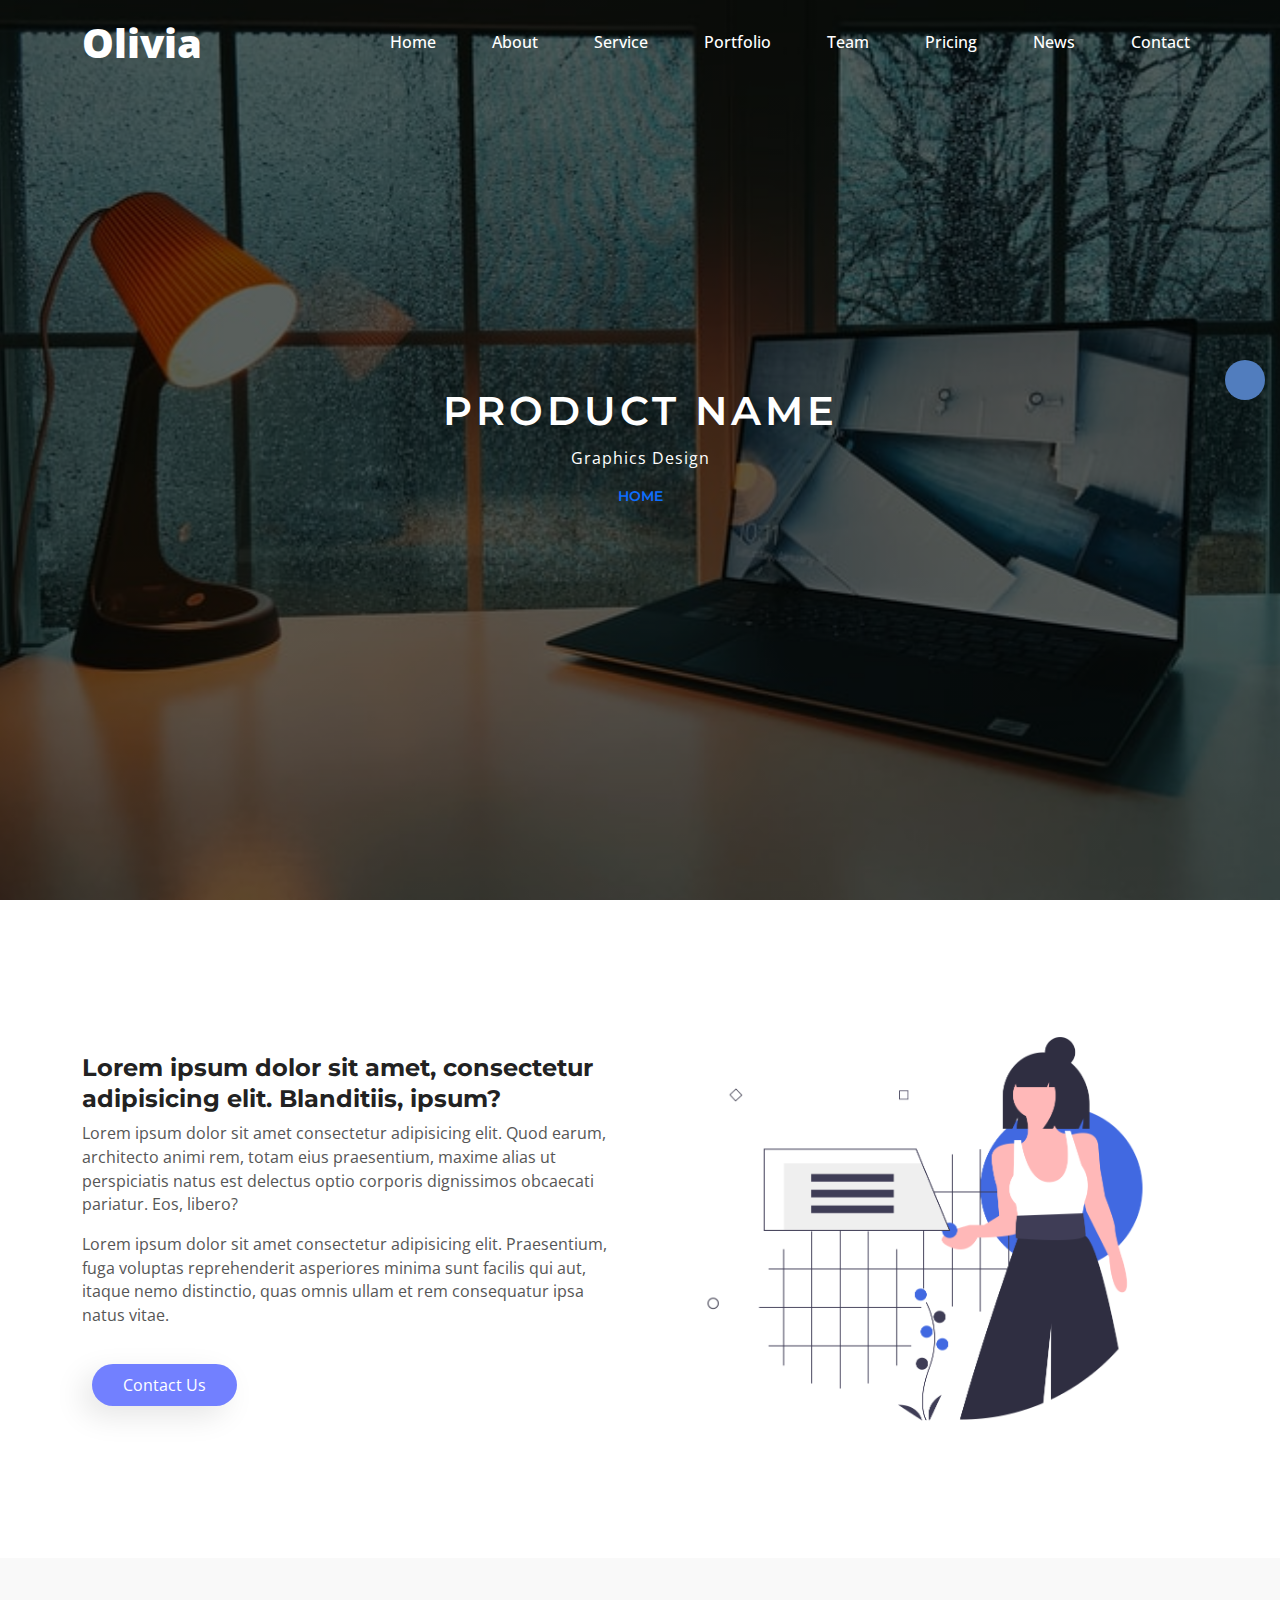
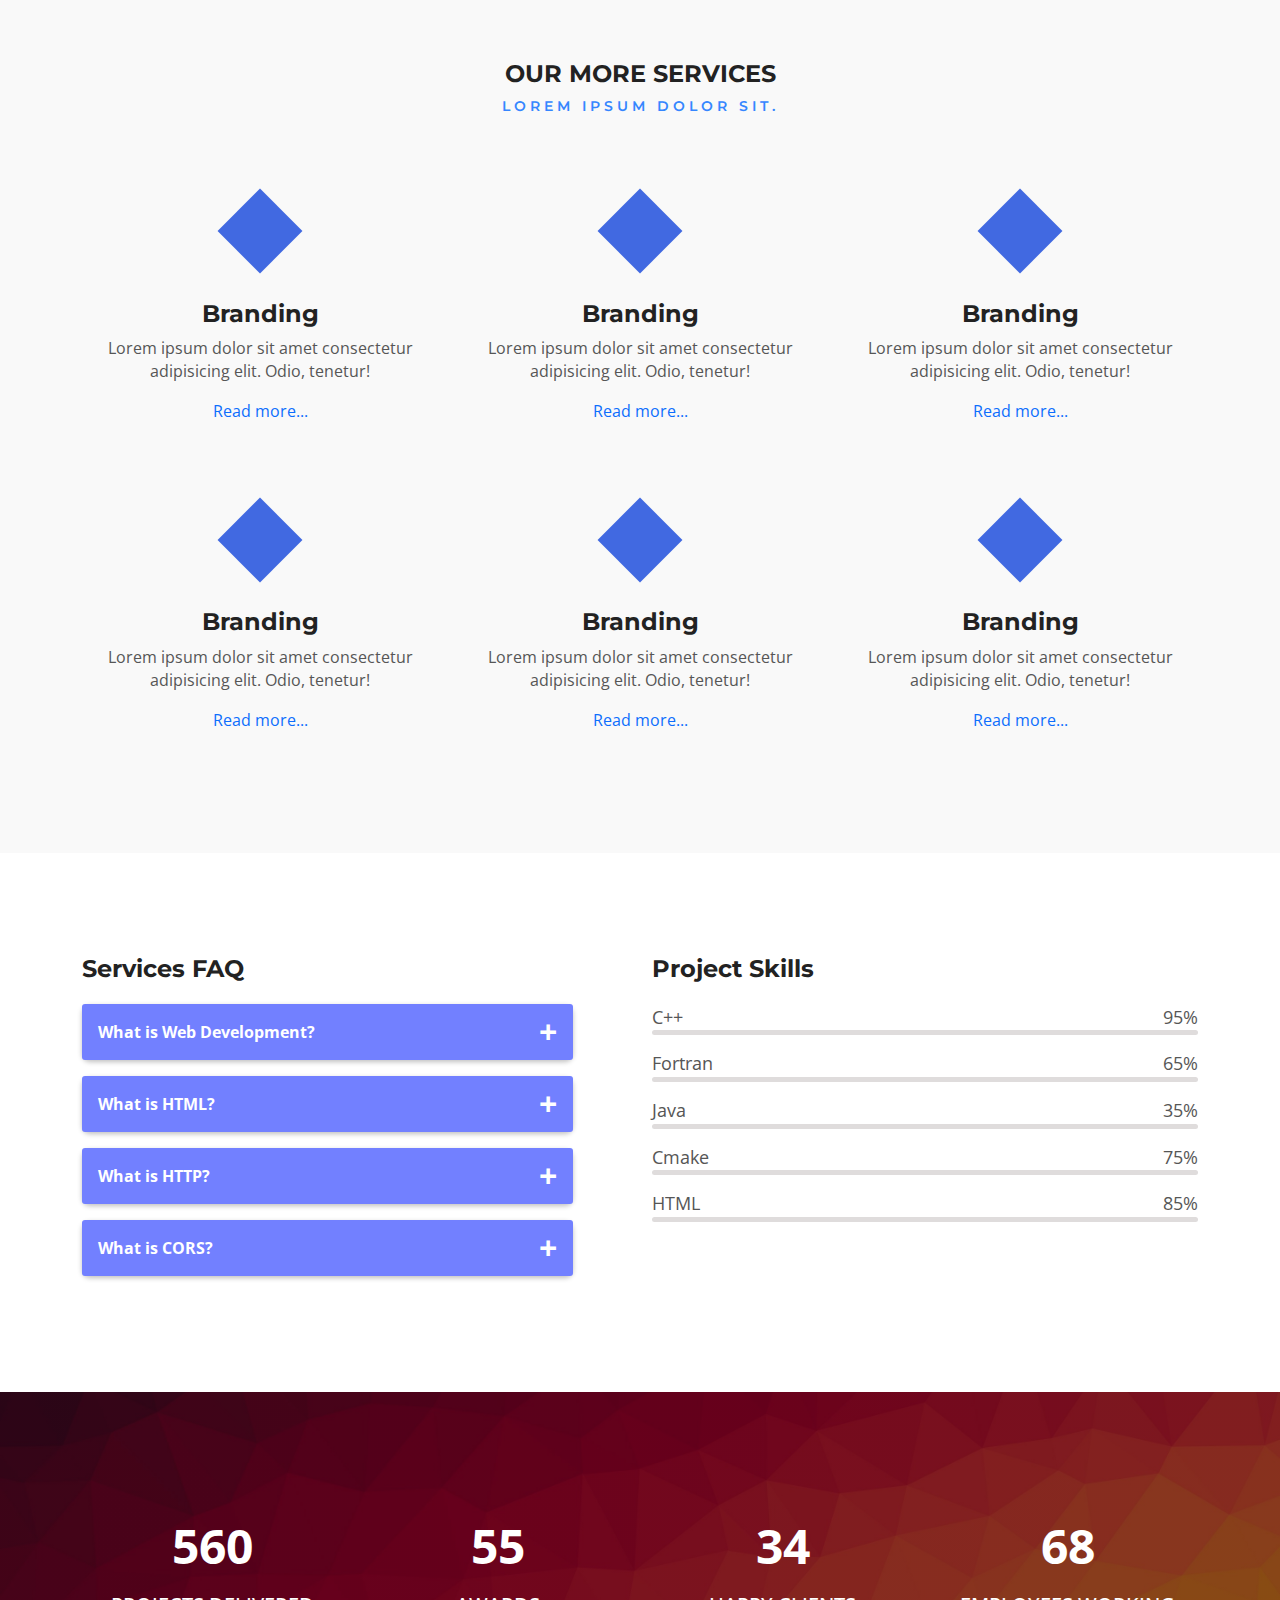
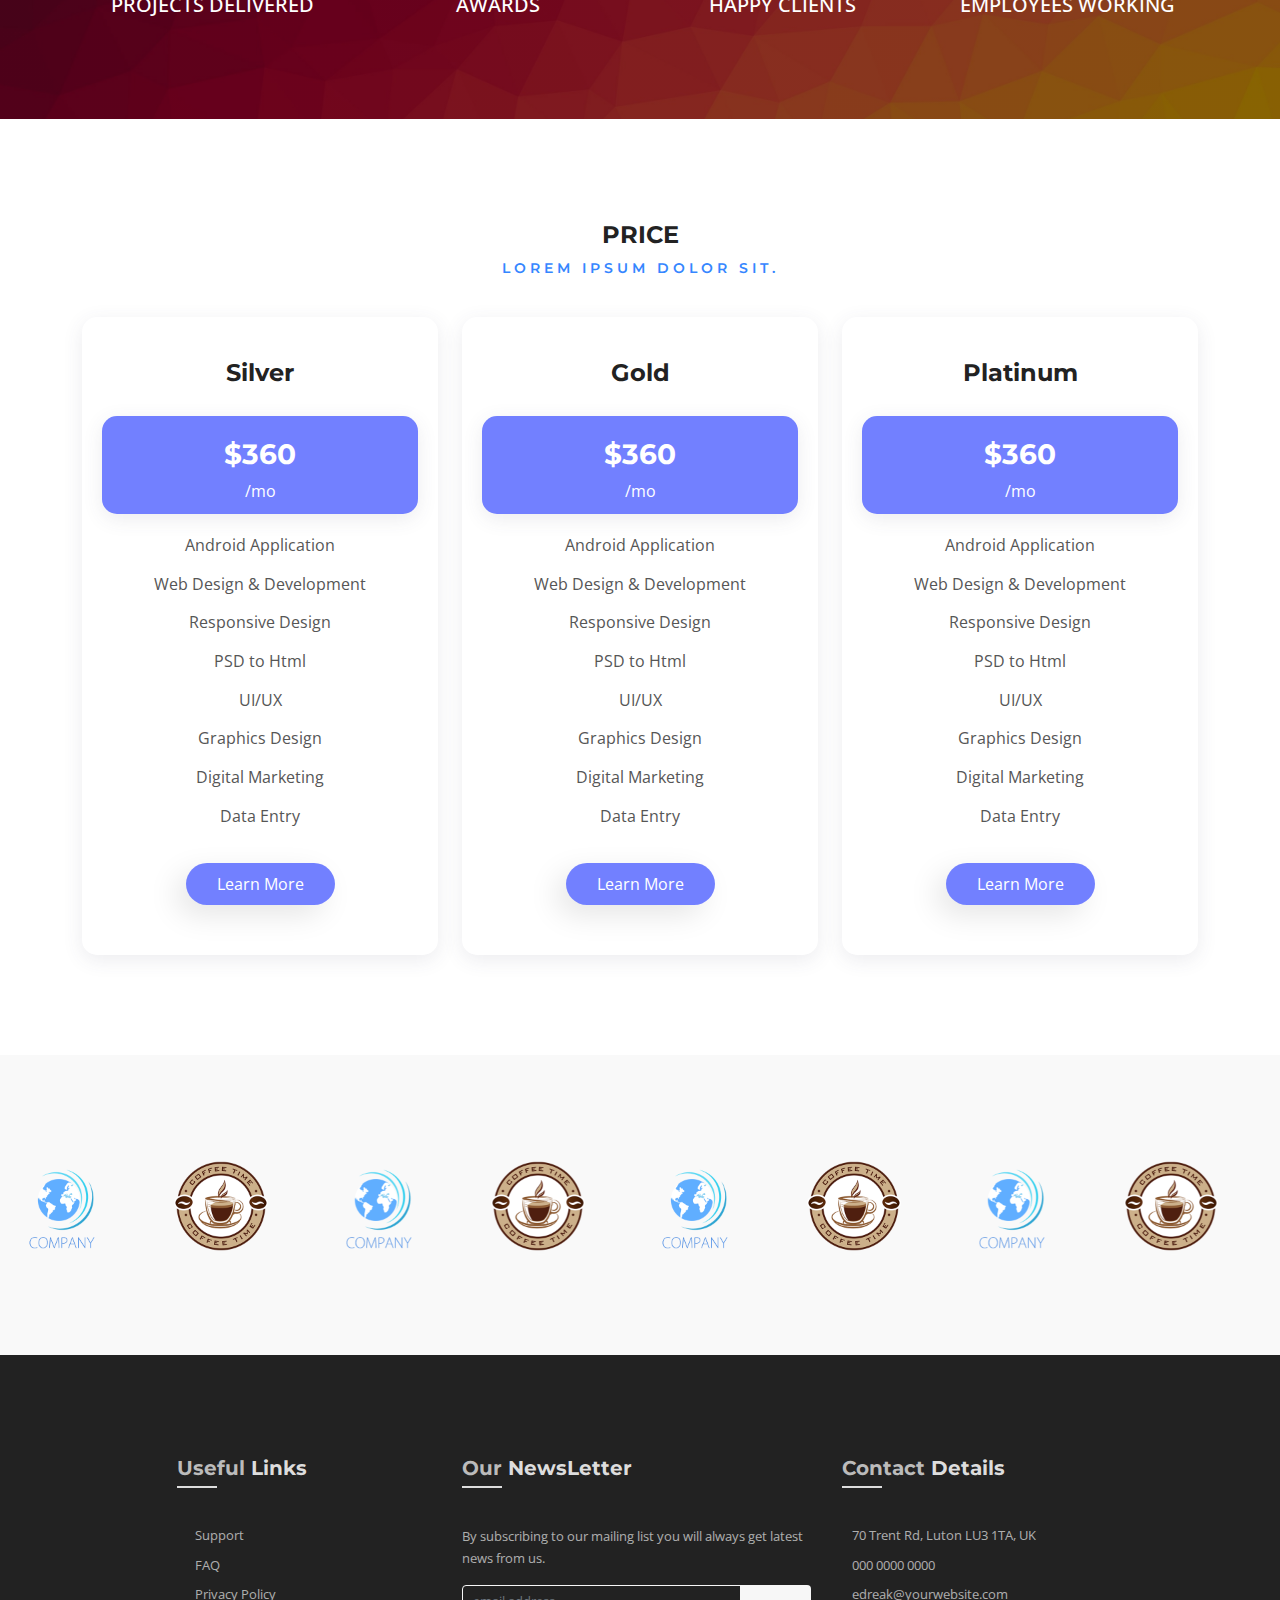
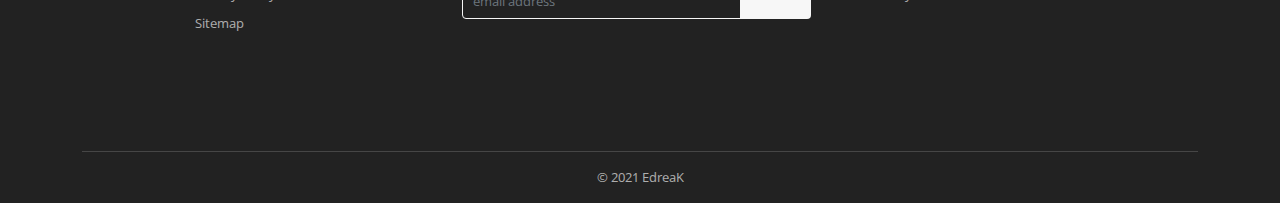
<file: single-service.html>
<!DOCTYPE html>
<html lang="en-US">

<head>
    <meta charset="utf-8">
    <meta content="IE=edge" http-equiv="X-UA-Compatible">
    <meta name="viewport" content="width=device-width, minimum-scale=1, maximum-scale=1" />
    <!-- The above 3 meta tags *must* come first in the head; any other head content must come *after* these tags -->

    <title>HTML5 Template</title>
    <!-- set your website meta description and keywords -->
    <meta name="description" content="Add your business website description here">
    <meta name="keywords" content="Add your business website keywords here">
    <!-- set your website favicon -->
    <link href="favicon.ico" rel="icon">
    <!-- Bootstrap5 Stylesheets -->
    <link rel="stylesheet" href="css/plugin.css">
    <!-- Font Awesome Stylesheets -->
    <link rel="stylesheet" href="https://cdnjs.cloudflare.com/ajax/libs/font-awesome/5.15.2/css/all.min.css" integrity="sha512-HK5fgLBL+xu6dm/Ii3z4xhlSUyZgTT9tuc/hSrtw6uzJOvgRr2a9jyxxT1ely+B+xFAmJKVSTbpM/CuL7qxO8w==" crossorigin="anonymous" />
    <!-- Google Fonts -->
    <link rel="stylesheet" href="https://fonts.googleapis.com/css2?family=Montserrat:ital,wght@0,200;0,300;0,400;0,500;0,600;0,700;0,800;0,900;1,300;1,400;1,500;1,600;1,700&family=Open+Sans:ital,wght@0,300;0,400;0,600;0,700;0,800;1,300;1,400;1,600;1,700;1,800&display=swap">
    <!-- Lightbox Stylesheets -->
    <link rel="stylesheet" href="css/lightbox.min.css">
    <!-- Template Main Stylesheets -->
    <link rel="stylesheet" href="css/single-service.css" type="text/css">
    <!-- Responsive Stylesheets -->
    <link rel="stylesheet" href="css/responsive.css" type="text/css">

</head>

<body>
    <!-- Start Color Scheme -->
    <section class="color-scheme">
        <div class="style-switcher">
            <div class="style-toggler s-icon outer-shadow hover-in-shadow">
                <i class="fas fa-cog fa-lg fa-spin"></i>
            </div>
            <!-- end style-toggler -->
            <h4>Theme Color :</h4>
            <div class="toggle">
                <i class="fas fa-sun light theme-icon" onclick="lightFunction()"></i>
                <i class="fas fa-cloud-moon-rain dark theme-icon" onclick="darkFunction()"></i>
            </div>
            <!-- end toggle -->
            <h4>Unlimited Colors :</h4>
            <div class="colors">
                <ul class="text-colors">
                    <li></li>
                    <li></li>
                    <li></li>
                    <li></li>
                    <li></li>
                    <li></li>
                    <li></li>
                    <li></li>
                    <li></li>
                    <li></li>
                    <li></li>
                    <li></li>
                </ul>
                <!-- end text-colors -->
            </div>
            <!--  end colors -->
        </div>
        <!-- end style-switcher -->
    </section>
    <!-- end Color Scheme -->

    <!-- start Header -->
    <header class="header">
        <div class="header-inner">
            <nav class="navbar navbar-expand-lg navbar-light">
                <div class="container">
                    <!-- Logo -->
                    <a class="navbar-brand logo" href="#">Olivia</a>
                    <!--  start navbar-toggler-button -->
                    <button class="navbar-toggler" type="button" data-bs-toggle="collapse" data-bs-target="#navbarSupportedContent" aria-controls="navbarSupportedContent" aria-expanded="false" aria-label="Toggle navigation">
                        <span class="toggle-btn"><i class="fas fa-align-justify toggler-icon"></i></span>
                    </button>
                    <!--  end navbar-toggler-button -->
                    <!-- start navbar-nav -->
                    <div class="collapse navbar-collapse" id="navbarSupportedContent">
                        <ul class="navbar-nav ms-auto mb-2 mb-lg-0">
                            <li class="nav-item">
                                <a class="nav-link active" aria-current="page" href="#home">Home</a>
                            </li>
                            <li class="nav-item">
                                <a class="nav-link" href="#about">About</a>
                            </li>
                            <li class="nav-item">
                                <a class="nav-link" href="#service">Service</a>
                            </li>
                            <li class="nav-item">
                                <a class="nav-link" href="#portfolio">Portfolio</a>
                            </li>
                            <li class="nav-item">
                                <a class="nav-link" href="#team">Team</a>
                            </li>
                            <li class="nav-item">
                                <a class="nav-link" href="#pricing">Pricing</a>
                            </li>
                            <li class="nav-item">
                                <a class="nav-link" href="#blog">News</a>
                            </li>
                            <li class="nav-item">
                                <a class="nav-link" href="#contact">Contact</a>
                            </li>
                        </ul>
                        <!-- end navbar-nav -->
                    </div>
                    <!-- end navbar-collapse -->
                </div>
                <!-- end container -->
            </nav>
            <!-- end nav -->
        </div>
        <!-- end header-inner -->
    </header>
    <!-- End Header  -->

    <!-- start Banner -->
    <section id="home" class="banner-section section-padding">
        <div class="container">
            <div class="banner-content">
                <h1 class="color-light"> Product Name</h1>
                <p class="color-light">Graphics Design</p>
                <h6 class="color-light color"><a href="index.html" class="">Home <i class="fas fa-arrows-alt-h"></i> </a></h6>
                <!-- end button-holder -->
            </div>
            <!-- end banner-content-->
        </div>
        <!-- end container -->
    </section>
    <!-- End Banner -->

    <!-- Start About  -->
    <section class="about-section section-padding">
        <div class="container">
            <div class="row align-items-center justify-content-center">
                <div class="col-lg-6 col-md-6 col-sm-12">
                    <div class="service-about-content">
                        <h4 class="">Lorem ipsum dolor sit amet, consectetur adipisicing elit. Blanditiis, ipsum?</h4>
                        <div class="about-content">
                            <p class="">Lorem ipsum dolor sit amet consectetur adipisicing elit. Quod earum, architecto animi rem, totam eius praesentium, maxime alias ut perspiciatis natus est delectus optio corporis dignissimos obcaecati pariatur. Eos, libero?</p>

                            <p class="lorem">Lorem ipsum dolor sit amet consectetur adipisicing elit. Praesentium, fuga voluptas reprehenderit asperiores minima sunt facilis qui aut, itaque nemo distinctio, quas omnis ullam et rem consequatur ipsa natus vitae.</p>
                        </div>
                        <!-- end about-content -->
                        <div class="button-holder">
                            <a href="" class="btn mgs-btn1">
                                <span class="">Contact Us</span>
                            </a>
                        </div>
                        <!-- end button-holder  -->
                    </div>
                    <!-- end service-about-content -->
                </div>
                <!-- end col  -->
                <div class="col-lg-6 col-md-6 col-sm-12">
                    <div class="service-about-img">
                        <img src="images/services/service1.png" alt="" class="">
                    </div>
                    <!-- end service-about-img -->
                </div>
                <!-- end col  -->
            </div>
            <!-- end row  -->
        </div>
        <!-- end container  -->
    </section>
    <!-- End About  -->

    <!-- start Service -->
    <section id="service" class="service-section section-padding">
        <div class="container">
            <div class="section-title-box text-center">
                <h4 class="color text-color-dark text-color-light">Our More services</h4>
                <h6 class="text-color-dark text-color-light">Lorem ipsum dolor sit.</h6>
            </div>
            <!-- end section-title-box -->
            <div class="row">
                <div class="col-lg-4 col-sm-12">
                    <div class="service-container">
                        <div class="service-box">
                            <div class="service-icon">
                                <i class="far fa-gem"></i>
                            </div>
                            <!-- end service-icon -->
                            <div class="service-content">
                                <h4 class="text-color-dark text-color-light service-title1">Branding</h4>
                                <p class="text-color-dark text-color-light service-subtitle1">Lorem ipsum dolor sit amet consectetur adipisicing elit. Odio, tenetur!</p>
                                <a href="single-service.html" class="read">Read more...</a>
                            </div>
                            <!-- end service-content -->
                        </div>
                        <!-- end service-box -->
                    </div>
                    <!-- end service-container -->
                </div>
                <!-- end col -->
                <div class="col-lg-4 col-sm-12">
                    <div class="service-container">
                        <div class="service-box" id="service-box2">
                            <div class="service-icon">
                                <i class="far fa-gem"></i>
                            </div>
                            <!-- end service-icon -->
                            <div class="service-content">
                                <h4 class="text-color-dark text-color-light service-title2">Branding</h4>
                                <p class="text-color-dark text-color-light service-subtitle2">Lorem ipsum dolor sit amet consectetur adipisicing elit. Odio, tenetur!</p>
                                <a href="single-service.html" class="read">Read more...</a>
                            </div>
                            <!-- end service-content -->
                        </div>
                        <!-- end service-box -->
                    </div>
                    <!-- end service-container -->
                </div>
                <!-- end col -->
                <div class="col-lg-4 col-sm-12">
                    <div class="service-container">
                        <div class="service-box" id="service-box3">
                            <div class="service-icon">
                                <i class="far fa-gem"></i>
                            </div>
                            <!-- end service-icon -->
                            <div class="service-content">
                                <h4 class="text-color-dark text-color-light service-title3">Branding</h4>
                                <p class="text-color-dark text-color-light service-subtitle3">Lorem ipsum dolor sit amet consectetur adipisicing elit. Odio, tenetur!</p>
                                <a href="single-service.html" class="read">Read more...</a>
                            </div>
                            <!-- end service-content -->
                        </div>
                        <!-- end service-box -->
                    </div>
                    <!-- end service-container -->
                </div>
                <!-- end col -->
                <div class="col-lg-4 col-sm-12">
                    <div class="service-container">
                        <div class="service-box" id="service-box4">
                            <div class="service-icon">
                                <i class="far fa-gem"></i>
                            </div>
                            <!-- end service-icon -->
                            <div class="service-content">
                                <h4 class="text-color-dark text-color-light service-title4">Branding</h4>
                                <p class="text-color-dark text-color-light service-subtitle4">Lorem ipsum dolor sit amet consectetur adipisicing elit. Odio, tenetur!</p>
                                <a href="single-service.html" class="read">Read more...</a>
                            </div>
                            <!-- end service-content -->
                        </div>
                        <!-- end service-box -->
                    </div>
                    <!-- end service-container -->
                </div>
                <!-- end col -->
                <div class="col-lg-4 col-sm-12">
                    <div class="service-container">
                        <div class="service-box" id="service-box5">
                            <div class="service-icon">
                                <i class="far fa-gem"></i>
                            </div>
                            <!-- end service-icon -->
                            <div class="service-content">
                                <h4 class="text-color-dark text-color-light service-title5">Branding</h4>
                                <p class="text-color-dark text-color-light service-subtitle5">Lorem ipsum dolor sit amet consectetur adipisicing elit. Odio, tenetur!</p>
                                <a href="single-service.html" class="read">Read more...</a>
                            </div>
                            <!-- end service-content -->
                        </div>
                        <!-- end service-box -->
                    </div>
                    <!-- end service-container -->
                </div>
                <!-- end col -->
                <div class="col-lg-4 col-sm-12">
                    <div class="service-container">
                        <div class="service-box" id="service-box6">
                            <div class="service-icon">
                                <i class="far fa-gem"></i>
                            </div>
                            <!-- end service-icon -->
                            <div class="service-content">
                                <h4 class="text-color-dark text-color-light service-title6">Branding</h4>
                                <p class="text-color-dark text-color-light service-subtitle6">Lorem ipsum dolor sit amet consectetur adipisicing elit. Odio, tenetur!</p>
                                <a href="single-service.html" class="read">Read more...</a>
                            </div>
                            <!-- end service-content -->
                        </div>
                        <!-- end service-box -->
                    </div>
                    <!-- end service-container -->
                </div>
                <!-- end col -->
            </div>
            <!-- end row -->
        </div>
        <!-- end container -->
    </section>
    <!-- End Service -->

    <!-- start services-faq-skill -->
    <section class="services-faq-skill section-padding">
        <div class="container">
            <div class="row">
                <div class="col-lg-6 col-md-6 col-sm-12">
                    <div class="faq">
                        <h4 class="">Services FAQ </h4>
                        <div class="accordion">
                            <div class="accordion-item">
                                <div class="accordion-item-header">
                                    What is Web Development?
                                </div>
                                <!-- end accordion-item-header -->
                                <div class="accordion-item-body">
                                    <div class="accordion-item-body-content">
                                        Web Development broadly refers to the tasks associated with developing functional websites and applications for the Internet. The web development process includes web design, web content development, client-side/server-side scripting and network security
                                        configuration, among other tasks.
                                    </div>
                                    <!-- end accordion-item-body-content -->
                                </div>
                                <!-- end accordion-item-body -->
                            </div>
                            <!-- end accordion-item -->
                            <div class="accordion-item">
                                <div class="accordion-item-header">
                                    What is HTML?
                                </div>
                                <!-- end accordion-item-header -->
                                <div class="accordion-item-body">
                                    <div class="accordion-item-body-content">
                                        HTML, aka HyperText Markup Language, is the dominant markup language for creating websites and anything that can be viewed in a web browser.
                                    </div>
                                    <!-- end accordion-item-body-content -->
                                </div>
                                <!-- end accordion-item-body -->
                            </div>
                            <!-- end accordion-item -->
                            <div class="accordion-item">
                                <div class="accordion-item-header">
                                    What is HTTP?
                                </div>
                                <!-- end accordion-item-header -->
                                <div class="accordion-item-body">
                                    <div class="accordion-item-body-content">
                                        HTTP, aka HyperText Transfer Protocol, is the underlying protocol used by the World Wide Web and this protocol defines how messages are formatted and transmitted, and what actions Web servers and browsers should take in response to various commands.
                                    </div>
                                    <!-- end accordion-item-body-content -->
                                </div>
                                <!-- end accordion-item-body -->
                            </div>
                            <!-- end accordion-item -->
                            <div class="accordion-item">
                                <div class="accordion-item-header">
                                    What is CORS?
                                </div>
                                <!-- end accordion-item-header -->
                                <div class="accordion-item-body">
                                    <div class="accordion-item-body-content">
                                        CORS, aka Cross-Origin Resource Sharing, is a mechanism that enables many resources (e.g. images, stylesheets, scripts, fonts) on a web page to be requested from another domain outside the domain from which the resource originated.
                                    </div>
                                </div>
                            </div>
                            <!-- end accordion-item -->
                        </div>
                        <!-- end accordion -->
                    </div>
                    <!-- end faq  -->
                    <!-- end faq  -->
                </div>
                <!-- end col  -->
                <div class="col-lg-6 col-md-6  col-sm-12">
                    <div id="skill-bar-wrapper">
                        <h4>Project Skills</h4>
                        <div class="text-left">

                            <!-- C++ -->
                            C++<span style="float:right;">95%</span>
                            <div class="skillbar-container clearfix" data-percent="95%">
                                <div class="skills"></div>
                                <!-- end skills  -->
                            </div>
                            <!-- end skillbar-container -->
                            <!-- Fortran -->
                            Fortran<span style="float:right;">65%</span>
                            <div class="skillbar-container clearfix" data-percent="65%">
                                <div class="skills"></div>
                                <!-- end skills  -->
                            </div>
                            <!-- end skillbar-container  -->
                            <!-- Java -->
                            Java<span style="float:right;">35%</span>
                            <div class="skillbar-container clearfix" data-percent="35%">
                                <div class="skills"></div>
                                <!-- end skills  -->
                            </div>
                            <!-- end skillbar-container  -->
                            <!-- Cmake -->
                            Cmake<span style="float:right;">75%</span>
                            <div class="skillbar-container clearfix" data-percent="75%">
                                <div class="skills"></div>
                                <!-- end skills  -->
                            </div>
                            <!-- end skillbar-container  -->
                            <!-- HTML -->
                            HTML<span style="float:right;">85%</span>
                            <div class="skillbar-container clearfix" data-percent="85%">
                                <div class="skills"></div>
                                <!-- end skills  -->
                            </div>
                            <!-- end skillbar-container  -->
                        </div>
                        <!-- end text-left  -->
                    </div>
                    <!-- end skill-bar-wrapper  -->
                </div>
                <!-- end col -->
            </div>
            <!-- end row  -->
        </div>
        <!-- end container  -->
    </section>
    <!-- end services-faq-skill -->

    <!-- start success-story -->
    <section id="success-story" class="success-story section-padding parallax">
        <div class="container">
            <div class="row text-center">
                <!-- BEGIN count Box -->
                <div class="col-lg-3 col-md-6 col-sm-6">
                    <div class="counter-wrap">
                        <div class="counter-icon"><i class="fas fa-tasks"></i>
                        </div>
                        <!-- end counter-icon -->
                        <div class="counter-text">
                            <div class="counter color">560</div>
                            <p class="color-light">PROJECTS DELIVERED</p>
                        </div>
                        <!-- end counter-text -->
                    </div>
                    <!-- end counter-wrap -->
                </div>
                <!-- end col -->
                <div class="col-lg-3 col-md-6 col-sm-6">
                    <div class="counter-wrap">
                        <div class="counter-icon"><i class="fas fa-trophy"></i>
                        </div>
                        <!-- end counter-icon -->
                        <div class="counter-text">
                            <div class="counter color">55</div>
                            <p class="color-light">AWARDS</p>
                        </div>
                        <!-- end counter-text -->
                    </div>
                    <!-- end counter-wrap -->
                </div>
                <!-- end col -->
                <div class="col-lg-3 col-md-6 col-sm-6">
                    <div class="counter-wrap">
                        <div class="counter-icon"><i class="fas fa-thumbs-up"></i>
                        </div>
                        <!-- end counter-icon -->
                        <div class="counter-text">
                            <div class="counter color">34</div>
                            <p class="color-light">HAPPY CLIENTS</p>
                        </div>
                        <!-- end counter-text -->
                    </div>
                    <!-- end counter-wrap -->
                </div>
                <!-- end col -->
                <div class="col-lg-3 col-md-6 col-sm-6">
                    <div class="counter-wrap">
                        <div class="counter-icon"><i class="fas fa-users"></i>
                        </div>
                        <!-- end counter-icon -->
                        <div class="counter-text">
                            <div class="counter color">68</div>
                            <p class="color-light">EMPLOYEES WORKING</p>
                        </div>
                        <!-- end counter-text -->
                    </div>
                    <!-- end counter-wrap -->
                </div>
                <!-- end col -->
            </div>
            <!-- end row -->
        </div>
        <!-- end container -->
    </section>
    <!--End #success-story -->

    <!-- Start Pricing -->
    <section id="pricing" class="pricing-section section-padding">
        <div class="container">
            <div class="section-title-box text-center">
                <h4 class="text-color-dark text-color-light color">Price</h4>
                <h6 class="text-color-dark text-color-light">Lorem ipsum dolor sit.</h6>
            </div>
            <!-- end section-title-box -->
            <div class="row">
                <div class="col-lg-4 col-md-4 col-sm-12">
                    <div class="card pricing-wrap">
                        <div class="price-title">
                            <h4 class="text-center text-color-dark text-color-light">Silver</h4>
                        </div>
                        <!-- end price-title -->
                        <div class="price-rate">
                            <h3 class="">$360</h3>
                            <span class="">/mo</span>
                        </div>
                        <!-- end price-rate -->
                        <div class="feature-pricing text-center">
                            <ul class="feature-list">
                                <li class="text-color-dark text-color-light">Android Application</li>
                                <li class="text-color-dark text-color-light">Web Design & Development</li>
                                <li class="text-color-dark text-color-light">Responsive Design</li>
                                <li class="text-color-dark text-color-light">PSD to Html</li>
                                <li class="text-color-dark text-color-light">UI/UX</li>
                                <li class="text-color-dark text-color-light">Graphics Design</li>
                                <li class="text-color-dark text-color-light">Digital Marketing</li>
                                <li class="text-color-dark text-color-light">Data Entry</li>
                            </ul>
                            <!-- end feature-list -->
                        </div>
                        <!-- end feature-pricing -->
                        <div class="button-holder text-center">
                            <a href="#" class="btn mgs-btn1">
                                <span>Learn More</span>
                            </a>
                        </div>
                        <!-- end button-holder -->
                    </div>
                    <!-- end pricing-wrap -->
                </div>
                <!-- end col -->
                <div class="col-lg-4 col-md-4 col-sm-12">
                    <div class="card pricing-wrap">
                        <div class="price-title">
                            <h4 class="text-center text-color-dark text-color-light">Gold</h4>
                        </div>
                        <!-- end price-title -->
                        <div class="price-rate">
                            <h3 class="">$360</h3>
                            <span class="">/mo</span>
                        </div>
                        <!-- end price-rate -->
                        <div class="feature-pricing text-center">
                            <ul class="feature-list">
                                <li class="text-color-dark text-color-lighttext-color-dark text-color-light">Android Application</li>
                                <li class="text-color-dark text-color-lighttext-color-dark text-color-light">Web Design & Development</li>
                                <li class="text-color-dark text-color-lighttext-color-dark text-color-light">Responsive Design</li>
                                <li class="text-color-dark text-color-lighttext-color-dark text-color-light">PSD to Html</li>
                                <li class="text-color-dark text-color-lighttext-color-dark text-color-light">UI/UX</li>
                                <li class="text-color-dark text-color-lighttext-color-dark text-color-light">Graphics Design</li>
                                <li class="text-color-dark text-color-lighttext-color-dark text-color-light">Digital Marketing</li>
                                <li class="text-color-dark text-color-lighttext-color-dark text-color-light">Data Entry</li>
                            </ul>
                            <!-- end feature-list -->
                        </div>
                        <!-- end feature-pricing -->
                        <div class="button-holder text-center">
                            <a href="#" class="btn mgs-btn1">
                                <span>Learn More</span>
                            </a>
                        </div>
                        <!-- end button-holder -->
                    </div>
                    <!-- end pricing-wrap -->
                </div>
                <!-- end col -->
                <div class="col-lg-4 col-md-4 col-sm-12">
                    <div class="card pricing-wrap">
                        <div class="price-title">
                            <h4 class="text-center text-color-dark text-color-light">Platinum</h4>
                        </div>
                        <!-- end price-title -->
                        <div class="price-rate">
                            <h3 class="">$360</h3>
                            <span class="">/mo</span>
                        </div>
                        <!-- end price-rate -->
                        <div class="feature-pricing text-center">
                            <ul class="feature-list">
                                <li class="text-color-dark text-color-light">Android Application</li>
                                <li class="text-color-dark text-color-light">Web Design & Development</li>
                                <li class="text-color-dark text-color-light">Responsive Design</li>
                                <li class="text-color-dark text-color-light">PSD to Html</li>
                                <li class="text-color-dark text-color-light">UI/UX</li>
                                <li class="text-color-dark text-color-light">Graphics Design</li>
                                <li class="text-color-dark text-color-light">Digital Marketing</li>
                                <li class="text-color-dark text-color-light">Data Entry</li>
                            </ul>
                            <!-- end feature-list -->
                        </div>
                        <!-- end feature-pricing -->
                        <div class="button-holder text-center">
                            <a href="#" class="btn mgs-btn1">
                                <span>Learn More</span>
                            </a>
                        </div>
                        <!-- end button-holder -->
                    </div>
                    <!-- end pricing-wrap -->
                </div>
                <!-- end col -->
            </div>
            <!-- end row -->
        </div>
        <!-- end container -->
    </section>
    <!-- End Pricing -->

    <!-- Start Client Complany logo -->
    <section class="client-company section-padding">
        <div class="container-fluid">
            <div id="clientLogo-carousel" class="owl-carousel test-slides">
                <div class="item">
                    <div class="client-logo">
                        <img src="images/services/logo-1.png" alt="">
                    </div>
                    <!-- end client-logo  -->
                </div>
                <!-- end item -->
                <div class="item">
                    <div class="client-logo">
                        <img src="images/services/logo-2.png" alt="">
                    </div>
                    <!-- end client-logo  -->
                </div>
                <!-- end item -->
                <div class="item">
                    <div class="client-logo">
                        <img src="images/services/logo-1.png" alt="">
                    </div>
                    <!-- end client-logo  -->
                </div>
                <!-- end item -->
                <div class="item">
                    <div class="client-logo">
                        <img src="images/services/logo-2.png" alt="">
                    </div>
                    <!-- end client-logo  -->
                </div>
                <!-- end item -->
            </div>
            <!-- end owl-carousel -->
        </div>
        <!-- end container-fluid -->
    </section>
    <!-- End Client Complany logo -->


    <!-- Start Footer -->
    <footer id="footer" class="footer">
        <div class="footer-widget-area">
            <div class="container">
                <div class="row">
                    <div class=" col-lg-3 offset-lg-1 mmt-20">
                        <div class="footerwidget-wrap">
                            <h4 class="widget-title">Useful <span>Links</span></h4>
                            <div class="widget-area">
                                <ul class="useful-links list-unstyled">
                                    <li><a href="#" class="color-schover">Support</a></li>
                                    <li><a href="#" class="color-schover">FAQ</a></li>
                                    <li><a href="#" class="color-schover">Privacy Policy</a></li>
                                    <li><a href="#" class="color-schover">Sitemap</a></li>
                                </ul>
                                <!--End useful-links -->
                            </div>
                            <!--End widget-area -->
                            <div class="clearfix"></div>
                        </div>
                        <!-- end footerwidget-wrap -->
                    </div>
                    <!-- end col -->
                    <div class="col-lg-4 mmt-20">
                        <div class="footerwidget-wrap">
                            <h4 class="widget-title">Our <span>NewsLetter</span></h4>
                            <p><strong>By subscribing to our mailing list you will always get latest news from us.</strong></p>
                            <!-- start mailchimp form -->
                            <div class="mc-form-holder">
                                <form id="mc-form">
                                    <input id="mc-email" class="form-control" placeholder="email address" name="EMAIL" type="email">
                                    <button class="btn" type="submit"><i class="fas fa-paper-plane "></i></button>
                                    <label for="mc-email"></label>
                                </form>
                            </div>
                            <!-- end mailchimp form -->
                        </div>
                        <!-- end footerwidget-wrap -->
                    </div>
                    <!-- end col -->
                    <div class="col-lg-4 mmt-20">
                        <div class="footerwidget-wrap">
                            <h4 class="widget-title">Contact <span>Details</span></h4>
                            <ul class="contact-info list-unstyled">
                                <li><i class="fas fa-home"></i> 70 Trent Rd, Luton LU3 1TA, UK</li>
                                <li><i class="fas fa-phone"></i> <a href="#">000 0000 0000</a></li>
                                <li><i class="fas fa-envelope"></i> <a href="#">edreak@yourwebsite.com</a></li>
                            </ul>
                            <!-- end contact-info  -->

                            <ul class="list-inline list-social">
                                <li class="list-inline-item">
                                    <a href="#" class="social-icon social-icon-small social-icon-facebook">
                                        <i class="fab fa-facebook-f"></i>
                                        <i class="fab fa-facebook-f"></i>
                                    </a>
                                </li>
                                <li class="list-inline-item">
                                    <a href="#" class="social-icon social-icon-small social-icon-twitter">
                                        <i class="fab fa-twitter"></i>
                                        <i class="fab fa-twitter"></i>
                                    </a>
                                </li>
                                <li class="list-inline-item">
                                    <a href="#" class="social-icon social-icon-small social-icon-gplus">
                                        <i class="fab fa-google-plus-g"></i>
                                        <i class="fab fa-google-plus-g"></i>
                                    </a>
                                </li>
                                <li class="list-inline-item">
                                    <a href="#" class="social-icon social-icon-small social-icon-youtube">
                                        <i class="fab fa-youtube"></i>
                                        <i class="fab fa-youtube"></i>
                                    </a>
                                </li>
                                <li class="list-inline-item">
                                    <a href="#" class="social-icon social-icon-small social-icon-vimeo">
                                        <i class="fab fa-vimeo-v"></i>
                                        <i class="fab fa-vimeo-v"></i>
                                    </a>
                                </li>
                                <li class="list-inline-item">
                                    <a href="#" class="social-icon social-icon-small social-icon-pinterest">
                                        <i class="fab fa-pinterest-p"></i>
                                        <i class="fab fa-pinterest-p"></i>
                                    </a>
                                </li>
                                <li class="list-inline-item">
                                    <a href="#" class="social-icon social-icon-small social-icon-linkedin">
                                        <i class="fab fa-linkedin-in"></i>
                                        <i class="fab fa-linkedin-in"></i>
                                    </a>
                                </li>
                            </ul>
                            <!-- end list-social -->
                        </div>
                        <!-- end footerwidget-wrap -->
                    </div>
                    <!-- end col -->
                </div>
                <!-- end row -->
            </div>
            <!-- end container -->
        </div>
        <!-- end footer-widget-area -->
        <div class="container">
            <hr />
            <div class="row">
                <div class="col-sm-12">
                    <p class="text-center copyright"> &copy; 2021 EdreaK</p>
                </div>
                <!-- end col -->
            </div>
            <!-- end row -->
        </div>
        <!-- end container -->
    </footer>
    <!-- End Footer -->

    <!--  Start Scroll button -->
    <a href="# " class="scrollup "><i class="fas fa-arrow-circle-up " onclick="topFunction()" id="myBtn"></i></a>
    <!--  End Scroll button -->

    <!-- jquery -->
    <script src="js/jquery-3.5.1.min.js "></script>
    <!-- bootstrap5 -->
    <script src="js/bootstrap.min.js "></script>
    <!-- particles-js -->
    <script src="js/particles.min.js"></script>
    <!-- app js -->
    <script src="js/app.js"></script>
    <!-- waypoint Js -->
    <script src="js/waypoint.js "></script>
    <!-- counterup Js -->
    <script src="js/jquery.counterup.min.js "></script>
    <!-- owl-carousel Js -->
    <script src="js/owl.carousel.min.js "></script>
    <!-- Isotope Filtring Js -->
    <script src="js/isotope.pkgd.min.js "></script>
    <!-- Lightbox Js -->
    <script src="js/lightbox.min.js "></script>
    <!-- main js -->
    <script src="js/main.js "></script>

    <script>
        /// progress bar
        $(window).scroll(function() {
            var hT = $('#skill-bar-wrapper').offset().top,
                hH = $('#skill-bar-wrapper').outerHeight(),
                wH = $(window).height(),
                wS = $(this).scrollTop();
            if (wS > (hT + hH - 1.4 * wH)) {
                jQuery(document).ready(function() {
                    jQuery('.skillbar-container').each(function() {
                        jQuery(this).find('.skills').animate({
                            width: jQuery(this).attr('data-percent')
                        }, 5000); // 5 seconds
                    });
                });
            }
        });


        //owl-carousel

        var owl1 = $('#clientLogo-carousel');
        owl1.owlCarousel({
            autoplay: true,
            loop: true,
            nav: false,
            dots: true,
            margin: 10,
            responsive: {
                0: {
                    items: 3
                },
                600: {
                    items: 4
                },
                960: {
                    items: 6
                },

                1200: {
                    items: 8
                }
            }
        });

        // accordion

        const accordionItemHeaders = document.querySelectorAll(".accordion-item-header");

        accordionItemHeaders.forEach(accordionItemHeader => {
            accordionItemHeader.addEventListener("click", event => {

                // Uncomment in case you only want to allow for the display of only one collapsed item at a time!

                // const currentlyActiveAccordionItemHeader = document.querySelector(".accordion-item-header.active");
                // if(currentlyActiveAccordionItemHeader && currentlyActiveAccordionItemHeader!==accordionItemHeader) {
                //   currentlyActiveAccordionItemHeader.classList.toggle("active");
                //   currentlyActiveAccordionItemHeader.nextElementSibling.style.maxHeight = 0;
                // }

                accordionItemHeader.classList.toggle("active");
                const accordionItemBody = accordionItemHeader.nextElementSibling;
                if (accordionItemHeader.classList.contains("active")) {
                    accordionItemBody.style.maxHeight = accordionItemBody.scrollHeight + "px";
                } else {
                    accordionItemBody.style.maxHeight = 0;
                }

            });
        });
    </script>
</body>

</html>
</file>
<file: css/style.css>
/*
|------------------------------------------------------------------
    [Table of contents]:

1. FONTS: Google Font
2. BODY
3. COMMON CSS
4. Button /.btn
5. SOCIAL / .social-icon
6. Ratting / .client-review
7. SUBSCRIBE / #mc-form
8. COLOR SCHEME CSS/ .style-switche
9. HEADER /.header-inner
10. Home Top Banner / .banner-section
11. About/ .about-section
12. Skill/ .skill-section
13. Service/ .service-section
14. SUCCESS STORY/ #success-story
15. Portfolio/ .portfolio-section
16. Team/ .team-section
17. Testimonial/ .testimonial-section
18. Pricing/ .price-section
19. Blog/ .news-section
20. contact/ .contact-section
21.Footer/.footer

    
|-------------------------------------------------------------------
*/


/*
|----------------------------------------------------------------------------
	1. FONTS: Google Font
|----------------------------------------------------------------------------
*/


/*
|----------------------------------------------------------------------------
	2. BODY
|----------------------------------------------------------------------------
*/

* {
    margin: 0;
    padding: 0;
    box-sizing: border-box;
    list-style: none;
}

body {
    color: #565656;
    font-family: 'Open Sans', sans-serif;
    margin: 0 auto;
    font-size: 16px;
    line-height: 1.48;
    height: 100%;
}


/*
|----------------------------------------------------------------------------
	3. COMMON CSS
|----------------------------------------------------------------------------
*/

a,
a:hover {
    text-decoration: none;
}

h1,
h2,
h3,
h4,
h5,
h6 {
    color: #222;
    font-family: 'Montserrat', sans-serif;
    line-height: 1.3;
    font-weight: 700;
}

h5,
h6 {
    font-weight: 600;
}

img {
    max-width: 100%;
    height: auto;
}

.section-padding {
    padding: 100px 0;
}

#particles-js {
    position: absolute;
    top: 0;
    left: 0;
    width: 100%;
    height: 100%;
    z-index: 1;
}

.section-title-box {
    margin-bottom: 20px;
}

.section-title-box h6 {
    font-size: 14px;
    letter-spacing: 4px;
    color: #111111;
    font-weight: 600;
    text-transform: uppercase;
    margin-bottom: 10px;
}

.section-title-box h4 {
    text-transform: uppercase;
    letter-spacing: 1px;
    color: #3586ff;
}


/*
|----------------------------------------------------------------------------
	4. Button /.btn
|----------------------------------------------------------------------------
*/

.button-holder .btn {
    padding: 8px 30px;
    background: #fff;
    border: 1px solid transparent;
    position: relative;
    z-index: 3;
    margin-left: 10px;
    margin-right: 10px;
    -webkit-box-shadow: -10px 10px 30px rgba(0, 0, 0, 0.1);
    box-shadow: -10px 10px 30px rgba(0, 0, 0, 0.1);
    -webkit-transition: all .4s;
    transition: all .4s;
    border-radius: 30px;
    cursor: pointer;
    outline: none !important;
    overflow: hidden;
}

.button-holder .btn span {
    color: #fff;
    position: relative;
    z-index: 2;
    -webkit-transition-delay: 0s;
    transition-delay: 0s;
}

.button-holder .btn:before,
.button-holder .btn:after {
    content: '';
    width: 0;
    height: 100%;
    background: #fff;
    position: absolute;
    left: 0;
    top: 0;
    -webkit-transition: width 0.4s;
    transition: width 0.4s;
    z-index: 1;
    opacity: .4;
}

.button-holder .btn:after {
    -webkit-transition-delay: 0s;
    transition-delay: 0s;
    background: #fff;
    opacity: 1;
}

.button-holder .btn:hover:before,
.button-holder .btn:hover:after {
    width: 100%;
}

.button-holder .btn:hover:after {
    -webkit-transition-delay: .2s;
    transition-delay: .2s;
}

.button-holder .btn:hover span {
    -webkit-transition-delay: .2s;
    transition-delay: .2s;
}

.button-holder .btn1 {
    margin-top: 20px;
}

.button-holder .btn {
    margin-top: 20px;
}

.button-holder .mgs-btn1 {
    background: #7280FF;
    color: #fff;
}

.button-holder .mgs-btn1:hover span {
    color: #222;
}

.button-holder .mgs-btn2 {
    background: #fff;
}

.button-holder .mgs-btn2:before,
.button-holder .mgs-btn2:after {
    background: #7280FF;
}

.button-holder .mgs-btn2:hover span {
    color: #fff;
}

.button-holder .mgs-btn2 span {
    color: #7280FF;
}


/*
|----------------------------------------------------------------------------
	5. SOCIAL / .social-icon
|----------------------------------------------------------------------------
*/

.list-inline.list-social {
    margin: 0 0 30px;
    padding: 0;
}

.list-social.list-inline>li {
    padding: 0;
}

.list-social.list-inline>li.list-inline-item:not(:last-child) {
    margin-right: 0;
}

.social-icon {
    border-radius: 5px;
    color: #4169E1;
    display: block;
    height: 32px;
    margin-right: 2px;
    overflow: hidden;
    text-align: center;
    text-shadow: none;
    width: 32px;
    transform: scale(1.3);
    transform: rotate(45deg);
    border: 1px solid #4169E1;
}

.social-icon i {
    transform: rotate(-45deg);
}

.social-icon-rounded {
    border-radius: 5px;
}

.social-icon-dark,
.social-icon-light {
    border-color: transparent;
}

.social-icon-dark {
    background-color: #444;
    color: #fff;
}

.social-icon-light,
.footer .social-icon-light {
    background-color: #b5b5b5;
    color: #666;
}

.social-icon-colored,
.share-icon .social-icon-colored {
    border-color: transparent;
}

.social-icon.social-icon-large {
    height: 44px;
    margin: 5px;
    width: 44px;
}

.social-icon.social-icon-medium {
    height: 34px;
    margin: 5px;
    width: 34px;
}

.social-icon.social-icon-small {
    height: 24px;
    width: 24px;
}

.social-icon i {
    display: block;
    font-size: 22px;
    line-height: 32px;
    position: relative;
    -webkit-transition: all 0.3s ease 0s;
    -moz-transition: all 0.3s ease 0s;
    -ms-transition: all 0.3s ease 0s;
    -o-transition: all 0.3s ease 0s;
    transition: all 0.3s ease 0s;
}

.social-icon.social-icon-small i {
    font-size: 16px;
    line-height: 24px;
}

.social-icon.social-icon-medium i {
    font-size: 24px;
    line-height: 34px;
}

.social-icon.social-icon-large i {
    font-size: 34px;
    line-height: 44px;
}

.social-icon.social-icon-large:hover i:first-child {
    margin-top: -44px;
}

.social-icon.social-icon-medium:hover i:first-child {
    margin-top: -34px;
}

.social-icon.social-icon-small:hover i:first-child {
    margin-top: -24px;
}

.social-icon:hover i:first-child {
    margin-top: -32px;
}

.social-icon:hover {
    text-decoration: none;
}

.social-icon-colored.social-icon,
.social-icon:hover {
    border-color: transparent;
    transform: rotate(45deg);
}

.social-icon-colored.social-icon-facebook,
.social-icon-facebook:hover {
    background-color: #3b5998;
    transform: rotate(45deg);
}

.social-icon-colored.social-icon-twitter,
.social-icon-twitter:hover {
    background-color: #00acee;
}

.social-icon-colored.social-icon-gplus,
.social-icon-gplus:hover {
    background-color: #dd4b39;
}

.social-icon-colored.social-icon-linkedin,
.social-icon-linkedin:hover {
    background-color: #0077b5;
}

.social-icon-colored.social-icon-vimeo,
.social-icon-vimeo:hover {
    background-color: #1ca7cc;
}

.social-icon-colored.social-icon-pinterest,
.social-icon-pinterest:hover {
    background-color: #cb2027;
}

.social-icon-colored.social-icon-dribbble,
.social-icon-dribbble:hover {
    background-color: #ec4a89;
}

.social-icon-colored.social-icon-rss,
.social-icon-rss:hover {
    background-color: #fb9f3c;
}

.social-icon-colored.social-icon-flickr,
.social-icon-flickr:hover {
    background-color: #ff0084;
}

.social-icon-colored.social-icon-instagram,
.social-icon-instagram:hover {
    background-color: #bc2a8d;
}

.social-icon-colored.social-icon-youtube,
.social-icon-youtube:hover {
    background-color: #bb0000;
}

.social-icon-colored.social-icon-skype,
.social-icon-skype:hover {
    background-color: #12a5f4;
}

.social-icon-colored.social-icon-yahoo,
.footer .social-icon-yahoo:hover {
    background-color: #7B0099;
}

.social-icon-colored.social-icon-tumblr,
.social-icon-tumblr:hover {
    background-color: #32506d;
}

.social-icon i:last-child {
    color: #fff;
}

.social-icon-colored i {
    color: #fff;
}


/*
|----------------------------------------------------------------------------
    6. Ratting / .client-review
|----------------------------------------------------------------------------
*/

.client-review {
    /* position: absolute;
    transform: rotateY(180deg); */
    display: flex;
    margin-bottom: 15px;
}

.client-review input {
    display: none;
}

.client-review label {
    display: block;
    cursor: pointer;
    width: 25px;
}

.client-review label:before {
    content: '\2605';
    position: relative;
    display: block;
    font-size: 25px;
    color: #F7B702;
}

.client-review label:after {
    content: '\2605';
    position: absolute;
    display: block;
    font-size: 25px;
    color: #F7B702;
    top: 0;
    opacity: 0;
    transition: 0.5s;
    text-shadow: 0 2px 5px rgba(0, 0, 0, 0.5);
}

.client-review label:hover::after,
.client-review label:hover~label::after,
.client-review input:checked~label::after {
    opacity: 9999;
}


/*
|----------------------------------------------------------------------------
	7. SUBSCRIBE / #mc-form
|----------------------------------------------------------------------------
*/

.mc-form-holder {
    max-width: 360px;
    position: relative;
}

#mc-form .form-control {
    background-color: transparent;
    color: #fff;
    font-size: 13px;
    border: 1px solid #f7f7f7;
    border-radius: 4px 0 0 4px;
    display: inline;
    height: 34px;
    padding: 3px 10px 5px;
    vertical-align: top;
    width: 79%;
}

#mc-form .form-control:focus {
    box-shadow: 0 1px 1px rgba(75, 169, 25, 0.075) inset, 0 0 8px rgba(248, 15, 171, 0.6);
    outline: 0 none;
}

#mc-form .btn {
    background-color: #f7f7f7;
    border: medium none;
    border-radius: 0 4px 4px 0;
    box-sizing: border-box;
    color: #fff;
    display: inline;
    font-size: 18px;
    height: 34px;
    margin: 0 0 0 -6px;
    padding: 0;
    text-align: center;
    -webkit-transition: all 0.3s ease-in-out 0s;
    -moz-transition: all 0.3s ease-in-out 0s;
    -ms-transition: all 0.3s ease-in-out 0s;
    -o-transition: all 0.3s ease-in-out 0s;
    transition: all 0.3s ease-in-out 0s;
    width: 20%;
}

#mc-form .btn i {
    color: #0347ab;
}

#mc-form .btn:hover i {
    color: #f50460;
}

#mc-form label {
    color: #fff;
    font-size: 16px;
    font-weight: normal;
    line-height: 1.2;
    left: 0;
    position: absolute;
    top: 40px;
}

#mc-form .error {
    color: #e91313;
}

#mc-form .valid {
    color: #37a000;
}


/*
|----------------------------------------------------------------------------
	8. COLOR SCHEME CSS/ .style-switche
|----------------------------------------------------------------------------
*/

.style-switcher {
    position: fixed;
    right: 0;
    top: 40%;
    padding: 15px;
    width: 200px;
    z-index: 101;
    border-radius: 5px;
    background: #000;
    transition: all 0.3s ease;
    transform: translateX(100%);
}

.style-switcher.open {
    transform: translateX(-15px);
}

.style-switcher .s-icon {
    position: absolute;
    height: 40px;
    width: 40px;
    text-align: center;
    font-size: 20px;
    color: #ffffff;
    font-weight: 900;
    right: 100%;
    margin-right: 15px;
    cursor: pointer;
    transition: all 0.3 ease;
    border-radius: 50%;
}

.style-switcher .s-icon i {
    line-height: 40px;
}

.toggle .theme-icon {
    font-size: 25px;
    margin: 20px;
}

.style-switcher .s-icon::after {
    border-radius: 50%;
}

.style-switcher .style-toggler {
    top: 0;
    background: #517dbe;
}

.style-switcher .day-night {
    top: 55px;
    background: #517dbe;
}

.style-switcher h4 {
    margin: 0 0 10px;
    color: #eee;
    font-size: 16px;
    font-style: italic;
    font-weight: 600;
    text-transform: capitalize;
}

.style-switcher .colors {
    display: flex;
    flex-wrap: wrap;
    justify-content: space-between;
}

.style-switcher .colors ul li {
    display: inline-block;
    height: 30px;
    width: 30px;
    border-radius: 50%;
}

.style-switcher .colors ul li:nth-child(1),
.style-switcher .colors li:nth-child(1) {
    background: #4169E1;
    color: #4169E1;
}

.style-switcher .colors ul li:nth-child(2),
.style-switcher .colors ul li:nth-child(2) {
    background: #66B95C;
    color: #66B95C;
}

.style-switcher .colors ul li:nth-child(3),
.style-switcher .colors ul li:nth-child(3) {
    background: #FF9800;
    color: #FF9800;
}

.style-switcher .colors ul li:nth-child(4),
.style-switcher .colors ul li:nth-child(4) {
    background: #FF5E94!important;
    color: #FF5E94;
}

.style-switcher .colors ul li:nth-child(5),
.style-switcher .colors ul li:nth-child(5) {
    background: #FA5B0F!important;
    color: #FA5B0F!important;
}

.style-switcher .colors ul li:nth-child(6),
.style-switcher .colors ul li:nth-child(6) {
    background: #242424;
    color: #242424;
}

.style-switcher .colors ul li:nth-child(7),
.style-switcher .colors ul li:nth-child(7) {
    background: #9200EE;
    color: #9200EE;
}

.style-switcher .colors ul li:nth-child(8),
.style-switcher .colors ul li:nth-child(8) {
    background: #00D4BD;
    color: #00D4BD;
}

.style-switcher .colors ul li:nth-child(9),
.style-switcher .colors ul li:nth-child(9) {
    background: #5E9E9F;
    color: #5E9E9F;
}

.style-switcher .colors ul li:nth-child(10),
.style-switcher .colors ul li:nth-child(10) {
    background: #E54B4B!important;
    color: #E54B4B!important;
}

.style-switcher .colors ul li:nth-child(11),
.style-switcher .colors ul li:nth-child(11) {
    background: #666D41;
    color: #666D41;
}

.style-switcher .colors ul li:nth-child(12),
.style-switcher .colors ul li:nth-child(12) {
    background: #FD2020;
    color: #FD2020;
}


/*
|----------------------------------------------------------------------------
	9. HEADER /.header-inner
|----------------------------------------------------------------------------
*/

.header {
    position: relative;
    width: 100%;
}

.nav-bg {
    background: #0005;
}

.toggler-icon {
    color: #fff;
}

.header-inner {
    position: absolute;
    top: 0;
    left: 0;
    width: 100%;
    height: 80px;
    z-index: 99;
    background-color: transparent;
}

.logo {
    color: #fff!important;
    font-weight: 900;
    font-size: 40px;
}

.nav-item .nav-link .active {
    color: #3586ff!important;
}

.navbar .nav-item .nav-link {
    display: block;
    line-height: 15px;
    text-transform: capitalize;
    font-size: 16px;
    font-weight: 500;
    color: #fff!important;
    transition: 0.15s;
    position: relative;
    margin-left: 40px;
}

.navbar .nav-item .nav-link::before {
    content: '';
    position: absolute;
    left: 0;
    bottom: 0;
    right: 0;
    height: 1px;
    color: #fff;
    background: #fff!important;
    transition: all 0.5s ease;
    transform: scale(0);
}

.navbar .nav-item .nav-link.active:hover:before,
.navbar .nav-item .nav-link:hover:before {
    transform: scale(1);
}

.nav-item .nav-link:hover {
    color: #fff!important;
}

.navbar-scroll {
    height: 60px;
    background-color: #222!important;
    padding: 0;
    position: fixed;
    top: 0;
    z-index: 99;
    box-shadow: 0px 1px 10px rgba(61, 61, 61, 0.2);
    transition-duration: 0.6s;
}

.navbar-scroll .nav-item .nav-link {
    margin-bottom: 30px;
    color: #fff!important;
}

.navbar-scroll .nav-item .nav-link:hover {
    color: #fff!important;
}

.navbar-scroll .logo {
    font-size: 25px;
    margin-bottom: 30px;
    color: #fff!important;
    font-weight: 900;
}


/*
|----------------------------------------------------------------------------
	10. Home Top Banner / .banner-section
|----------------------------------------------------------------------------
*/

.banner-section {
    background: linear-gradient(#0009, #0009), url(../img/bgp.jpg);
    background-repeat: no-repeat!important;
    height: 100vh;
    background-position: center;
    background-size: cover;
    overflow: hidden;
    color: #fff;
    text-align: center;
    position: relative;
}

.banner-content {
    width: 100%;
    max-width: 720px;
    height: auto;
    position: absolute;
    top: 50%;
    left: 50%;
    padding: 0 15px;
    transform: translate(-50%, -50%);
    -ms-transform: translate(-50%, -50%);
    -webkit-transform: translate(-50%, -50%);
}

.button-holder .mgs-btn {
    margin-top: 30px;
}

.button-holder a:hover {
    box-shadow: 0 0 20px 0 rgba(0, 0, 0, 0.3);
}

.banner-content h6 {
    font-size: 14px;
    letter-spacing: 4px;
    color: #7280FF;
    font-weight: 600;
    text-transform: uppercase;
    margin-bottom: 10px;
}

.banner-content h1 {
    font-size: 40px;
    font-weight: 600;
    margin-bottom: 10px;
    color: #fff;
}

.banner-content p {
    font-size: 16px;
    line-height: 1.48;
    letter-spacing: 1px;
    color: #fff;
}

.banner-content span a {
    color: #7280FF;
}


/*
|----------------------------------------------------------------------------
	11. About/ .about-section
|----------------------------------------------------------------------------
*/

.about-section {
    background: #fff;
    margin: 0;
    height: 100vh auto;
}

.about-content {
    margin-top: 30px;
}

.about-content h4 {
    margin-bottom: 15px;
}

.about-content .profile-info {
    margin-bottom: 20px;
    font-family: 'Open Sans', sans-serif;
    font-size: 16px;
    font-weight: 400;
    color: #7f7f7f;
    line-height: 1.8;
}

.profile-img {
    position: relative;
    border-radius: 10px;
    margin-top: 30px;
}

.profile-img::before {
    border-radius: 15px;
    position: absolute;
    content: '';
    top: 0;
    right: 0;
    border: 15px solid #ffffff;
    border-top-color: #4169E1;
    border-left-color: #4169E1;
    border-right-color: #fff;
    border-bottom-color: #fff;
    box-shadow: 0 0 20px 0 rgb(223, 205, 205);
    height: 100%;
    width: 100%;
    z-index: 1;
}

.profile-img img {
    width: 100%;
    border-radius: 20px;
}

.about-content .about-social-icon-box {
    margin-bottom: 15px;
}

.about-content .list-inline.list-social {
    margin: 0;
    padding: 0;
}


/*
|----------------------------------------------------------------------------
	12. Skill/ .skill-section
|----------------------------------------------------------------------------
*/

.skill-wrap {
    margin-top: 30px;
}

.progressbar {
    display: inline-block;
    width: 100px;
    margin: 25px;
}

.circle-inner {
    width: 100%;
    margin: 0 auto;
    margin-top: 10px;
    display: inline-block;
    position: relative;
    text-align: center;
    color: #4169E1;
}

.circle-inner canvas {
    vertical-align: middle;
}

.circle-inner .circle {
    position: absolute;
    top: 30px;
    left: 0;
    width: 100%;
    text-align: center;
    line-height: 40px;
    font-size: 20px;
}

.circle-inner strong i {
    font-style: normal;
    font-size: 0.6em;
    font-weight: normal;
}

.skill-content {
    margin-top: 20px;
}


/* 
.circle span {
    display: block;
    color: #aaa;
    margin-top: 12px;
} */


/*
|----------------------------------------------------------------------------
	13. Service/ .service-section
|----------------------------------------------------------------------------
*/

.service-section {
    background: #F9F9F9;
    height: auto;
}

.service-container {
    justify-content: center;
    margin-top: 30px;
    padding: 20px;
    border-radius: 15px;
}

.service-box {
    text-align: center;
    cursor: pointer;
}

.service-icon {
    display: inline-block;
    width: 60px;
    height: 60px;
    background: #4169E1;
    color: #fff;
    transform: rotate(45deg);
    margin-bottom: 30px;
    margin-top: 16px;
    transition: 0.3s linear;
}

.service-icon i {
    line-height: 60px;
    transform: rotate(-45deg);
    font-size: 26px;
}

.service-container:hover .service-icon {
    background: #fff!important;
    color: #4169E1;
    transition: 0.8s ease all;
    transform: rotate(45deg);
}

.service-container:hover {
    transform: translateY(-20px);
    transition: 0.8s ease all;
    background: #4169E1;
    color: #fff;
}

.service-container:hover h4,
.service-container:hover p,
.service-container:hover .read {
    color: #fff;
}


/*
|----------------------------------------------------------------------------
	14. SUCCESS STORY/ #success-story
|----------------------------------------------------------------------------
*/

#success-story {
    background: #fff;
    background-repeat: no-repeat;
    background-size: cover;
}

.section-title {
    color: #4169E1;
    margin: 0;
}

#success-story .counter-wrap {
    margin: 40px 0 0;
    -webkit-transition: all 0.3s ease 0s;
    -moz-transition: all 0.3s ease 0s;
    -ms-transition: all 0.3s ease 0s;
    -o-transition: all 0.3s ease 0s;
    transition: all 0.3s ease 0s;
    padding: 20px;
    box-shadow: 0 1px 5px 0 rgba(0, 0, 0, 0.5);
}

#success-story .counter-icon {
    margin: 0 0 15px;
}

#success-story .counter-wrap .counter-icon i {
    color: #4169E1;
    border-radius: 5px;
    font-size: 32px;
    height: 64px;
    line-height: 64px;
    width: 64px;
}

#success-story .counter-wrap:hover i {
    background: #fff;
    color: #4169E1;
    transition: 0.8s ease all;
}

#success-story .counter-wrap:hover {
    transform: translateY(-20px);
    transition: 0.5s;
    background: #4169E1;
    border: none;
    color: #fff;
}

#success-story .counter {
    color: #222;
    font-size: 48px;
    font-weight: bold;
    line-height: 1;
    text-align: center;
}

#success-story .counter-wrap:hover .counter-text .counter,
#success-story .counter-wrap:hover .counter-text p {
    color: #fff;
}

#success-story .counter-wrap p {
    color: #111;
    margin-top: 15px;
    font-size: 16px;
    font-weight: 500;
}

#success-story.light-bg {
    color: #000;
}

#success-story.light-bg .counter-wrap i {
    border: 2px solid #000;
    color: #000;
}

#success-story.light-bg .counter-wrap:hover i {
    color: #fff;
    transition: 0.5s;
}

#success-story.light-bg .counter {
    color: #000;
}

#success-story.light-bg .counter-wrap p {
    color: #000;
}


/*
|----------------------------------------------------------------------------
	15. Portfolio/ .portfolio-section
|----------------------------------------------------------------------------
*/

#portfolio {
    background-color: #f9f9f9;
    padding: 100px 0 85px 0;
}


/* category filter */

.filter-container {
    text-align: center;
    margin-top: 20px;
}

.portfolio-section .filter-container .filter>li {
    margin: 0;
    padding: 0 5px 10px;
}

ul.filter>li>a {
    color: #000;
    border-radius: 5px;
    display: block;
    font-weight: 500;
    padding: 6px 20px;
}

ul.filter>li>a:hover {
    color: #fff;
    transition: 0.5s;
}

ul.filter>li.active a,
ul.filter>li>a:hover,
ul.filter>li>a:focus {
    background-color: #3586FF;
    color: #fff;
    border-color: #3586FF;
    text-decoration: none;
    outline: none;
}

.isotopeContainer.space-style {
    margin: 0 -15px;
}

.portfolio-wrapper {
    cursor: pointer;
    overflow: hidden;
    position: relative;
    margin: 15px;
}

.portfolio-wrapper>img {
    width: 100%;
}

.portfolio-overlay-inner {
    display: table;
    height: 100%;
    text-align: center;
    width: 100%;
}

.portfolio-overlay-content {
    display: table-cell;
    vertical-align: middle;
}

.portfolio-link {
    margin: .5rem 0 10px;
}

.portfolio-caption {
    padding: 10px 10px 0;
    margin: 0 0 .5rem;
}

.portfolio-caption h3 {
    line-height: 1.48;
    font-size: 16px;
    margin-bottom: 0;
}

.portfolio-caption a,
.portfolio-overlay .portfolio-caption a {
    color: #fff;
    font-size: 16px;
}

.portfolio-caption a:hover,
.portfolio-overlay .portfolio-caption a:hover {
    color: #4169E1;
    text-decoration: none;
}

.portfolio-link a {
    color: #fff;
    font-size: 16px;
    display: inline-block;
    margin: 5px;
    padding: 5px 15px;
    border-radius: 5px;
    background-color: #4169E1;
    box-shadow: 0 5px 4px rgba(0, 0, 0, 0.5);
}

.portfolio-link a:hover {
    color: #fff;
    background: none;
    border: 2px solid #4169E1;
}

.no-space,
.no-space .portfolio-wrapper {
    margin: 0;
    padding: 0;
}

.portfolio-overlay {
    background-color: #0007;
    height: 100%;
    opacity: 0;
    padding: 5%;
    position: absolute;
    text-align: center;
    top: 0;
    -moz-transform: scale(0);
    -webkit-transform: scale(0);
    transform: scale(0);
    -webkit-transition: all 0.6s ease-in-out 0s;
    transition: all 0.6s ease-in-out 0s;
    width: 100%;
    z-index: 2;
}

.portfolio-overlay p,
.portfolio-overlay a {
    position: relative;
    z-index: 4;
}

.portfolio-wrapper:hover .portfolio-overlay::before {
    border-right: 1px solid #fff;
    border-top: 1px solid #fff;
    height: 90%;
    -webkit-transition: width 0.1s ease 0.5s, height 0.1s ease 0.6s;
    transition: width 0.1s ease 0.5s, height 0.1s ease 0.6s;
    width: 90%;
}

.portfolio-wrapper:hover .portfolio-overlay::after {
    border-bottom: 1px solid #fff;
    border-left: 1px solid #fff;
    height: 90%;
    -webkit-transition: width 0.1s ease 0.7s, height 0.1s ease 0.8s;
    transition: width 0.1s ease 0.7s, height 0.1s ease 0.8s;
    width: 90%;
}

.portfolio-wrapper:hover .portfolio-overlay {
    -moz-transform: scale(1);
    -webkit-transform: scale(1);
    transform: scale(1);
    opacity: 1;
}

.portfolio-wrapper img {
    -webkit-transition: all 0.6s ease-in-out 0s;
    transition: all 0.6s ease-in-out 0s;
}

.portfolio-wrapper:hover img {
    transform: scale(1.5);
}


/*
|----------------------------------------------------------------------------
	16. Team/ .team-section
|----------------------------------------------------------------------------
*/

.team-section {
    background: #fff;
    height: auto;
}

.team-img {
    overflow: hidden;
}

.team-box {
    position: relative;
    overflow: hidden;
    margin-top: 30px;
}

.card {
    border: none;
}

.team-overly {
    position: absolute;
    background: #4169E1;
    bottom: 0;
    left: 0;
    width: 100%;
    height: auto;
    transform: skew(0deg, -8deg) translateY(40px);
    -webkit-transform: skew(0deg, -8deg) translateY(40px);
    -moz-transform: skew(0deg, -8deg) translateY(40px);
    transition: all 0.8s;
    border-top: 5px solid #FF9800;
    padding-bottom: 30%;
}

.team-content {
    text-align: center;
    transform: skew(0deg, 7deg) translateY(0px);
    -webkit-transform: skew(0deg, 7deg) translateY(30px);
    -moz-transform: skew(0deg, 7deg) translateY(30px);
    transition: all .8s;
}

.team-content h4 {
    margin-bottom: 15px;
    text-align: center;
    justify-content: center;
    align-items: center;
    color: #fff;
    font-size: 25px;
}

.team-content p {
    color: #fff;
    font-weight: 600;
    font-size: 15px;
    margin-bottom: 20px;
}

.team-social-icon a {
    background: #FF9800;
    padding: 2px 8px;
    font-size: 25px;
    color: #fff;
    border-radius: 5px;
    text-align: center;
}

.team-overly:hover .team-social-icon a:hover {
    width: 50px;
    height: 50px;
    line-height: 50px;
    background: #FF9800;
    padding: 5px 10px;
    font-size: 20px;
    color: #fff;
    border-radius: 50%;
    text-align: center;
    transition: 0.5s ease all;
    position: relative;
}

.team-overly:hover {
    position: absolute;
    background: rgba(65, 105, 225, 0.3);
    opacity: 0.5s;
    bottom: 0;
    left: 0;
    width: 100%;
    height: 100%;
    transform: skew(0deg, -0deg) translateY(0px);
    -webkit-transform: skew(0deg, -0deg) translateY(0px);
    -moz-transform: skew(0deg, -0deg) translateY(0px);
    transition: all 0.8s;
}

.team-overly:hover .team-content {
    text-align: center;
    transform: skew(0deg, 0deg) translateY(50px);
    -webkit-transform: skew(0deg, 0deg) translateY(50px);
    -moz-transform: skew(0deg, 0deg) translateY(50px);
    transition: all .5s;
    justify-content: center;
    text-align: center;
    align-items: center;
    padding-top: 45%;
}

.team-box:hover {
    transform: translateY(-20px);
    transition: 0.8s ease all;
}


/*
|----------------------------------------------------------------------------
	17. Testimonial/ .testimonial-section
|----------------------------------------------------------------------------
*/

.testimonial-section {
    background: #f9f9f9;
    background-size: cover;
    background-repeat: no-repeat;
    height: auto;
}

.test-slides {
    margin-top: 20px;
}

.testimonial-box {
    border: none;
}

.testimonial-wrap {
    padding: 25px 30px 30px;
    border-radius: 7px;
    box-shadow: 0px 5px 20px 0px rgba(69, 67, 96, 0.1);
}

.star {
    margin-bottom: 20px;
}

.star a {
    color: #FFCC00;
    font-size: 16px;
}

.client-comment {
    margin-bottom: 20px;
}

.client-comment p {
    font-weight: 400;
}

.client-review {
    display: flex;
}

.client-img img {
    max-width: 70px;
    width: 70px;
    height: 70px;
    border-radius: 50%;
    margin-right: 20px;
}

.client-info {
    align-self: center;
}

.client-info h4 {
    color: #555555;
    margin-bottom: 10px;
}


/*
|----------------------------------------------------------------------------
	18. Pricing/ .price-section
|----------------------------------------------------------------------------
*/

.price-section {
    background: #ffffff;
    height: auto;
}

.pricing-wrap {
    margin-top: 20px;
    border: none;
    box-shadow: 0px 5px 20px 0px rgba(69, 67, 96, 0.1);
    padding: 20px;
    border-radius: 15px;
}

.pricing-wrap:hover {
    transform: translateY(-20px);
    transition: 0.8s ease all;
}

.price-title {
    margin-top: 20px;
}

.price-rate {
    width: 100%;
    text-align: center;
    border-radius: 15px;
    color: #fff;
    padding: 20px 20px 10px;
    margin: 20px 0px 20px;
    transition: all 0.3s ease-in;
    position: relative;
    box-shadow: 0px 5px 20px 0px rgba(69, 67, 96, 0.1);
    background: #7280ff;
}

.price-rate h3 {
    color: #fff;
}

.feature-pricing ul {
    margin-bottom: 0;
    padding-left: 0;
}

.feature-list li {
    margin-bottom: 15px;
}

.pricing-wrap .button-holder {
    margin-bottom: 30px;
}


/*
|----------------------------------------------------------------------------
	19. Blog/ .news-section
|----------------------------------------------------------------------------
*/

.news-section {
    background: #f9f9f9;
    height: auto;
}

.news-section .post-box {
    margin-top: 30px;
}

.post-img {
    overflow: hidden;
}

.post-img img {
    transform: scale(1);
    transition: 0.3s ease-in-out;
}

.post-box:hover .post-img img {
    transform: scale(1.3);
}

.post-meta {
    font-size: 12px;
}

.post-content h4 {
    padding-top: 20px;
}

.news-section p {
    color: #222;
}

.post-details {
    margin-top: 15px;
    line-height: 1.48;
}

iframe {
    border-radius: 10px;
}

.read-btn {
    font-weight: 800;
}


/*
|----------------------------------------------------------------------------
	20. contact/ .contact-section
|----------------------------------------------------------------------------
*/

.contact-section {
    background: #fff;
    height: auto;
}

.contact-box {
    background: #4169E1;
    padding: 0 20px;
    width: calc(33%, -20px);
    height: 200px;
    display: flex;
    flex-direction: column;
    justify-content: center;
    align-items: center;
    color: #fff;
    margin: 20px 0;
}

.contact-icon {
    font-size: 20px;
    background: #FF9800;
    width: 60px;
    height: 60px;
    text-align: center;
    line-height: 60px;
    border-radius: 50%;
    transition: 0.3s linear;
    margin: 20px 0;
}

.contact-box:hover {
    transform: translateY(-20px);
    transition: 0.8s ease all;
}

.contact-box:hover .contact-icon {
    background: none;
    color: #FF9800;
    transform: scale(1.6);
    transition: 0.8s ease all;
}

.contact-details {
    text-align: center;
}

.contact-details h4 {
    margin-bottom: 20px;
    color: #fff;
}

.contact-details p {
    margin-bottom: 20px;
}

.contact-form {
    padding-top: 30px;
}

.contact-map {
    padding-top: 30px;
}

iframe {
    width: 450px;
    height: 350px;
}

.message-box {
    margin-bottom: 30px;
}


/*
|----------------------------------------------------------------------------
	21.Footer/.footer
|----------------------------------------------------------------------------
*/

.footer {
    background-color: #222;
    color: #fff;
}

.footer-widget-area {
    padding: 100px 0;
}

.footer,
.footer a,
.footer p,
.footer li {
    color: rgba(238, 238, 238, 0.7);
    font-size: 13px;
    line-height: 1.48;
}

.footer p {
    line-height: 1.625;
}

.footer a:hover {
    color: #f5b904;
}

.footer .copyright {
    margin: 0 0 15px;
}

.footer h4.widget-title {
    color: #bbb;
    font-size: 20px;
    line-height: 1.3;
    margin: 0 0 40px;
    padding-bottom: 5px;
    position: relative;
    text-transform: capitalize;
}

.footer h4.widget-title::before {
    background-color: #ddd;
    bottom: 0;
    content: "";
    display: block;
    height: 2px;
    left: 0;
    margin: 0 0 -2px;
    position: absolute;
    width: 40px;
}

.footer h4.widget-title span {
    font-weight: bold;
    color: #ddd;
}

.footer p strong {
    font-weight: normal;
}

.footer .footerwidget-wrap .portfolio-wrapper {
    margin-bottom: 0;
}

.footer .widget-area ul.useful-links li {
    color: #f5f5f5;
    border-bottom: none;
    padding: 0;
    margin: 10px 0 0;
}

.footer .widget-area ul.useful-links li:first-child {
    margin: 0;
}

.footer .widget-area ul.useful-links li a::before {
    color: #f5f5f5;
    content: "\f105";
    font-family: "Font Awesome 5 Free";
    font-weight: 700;
    padding-right: 8px;
}

.footer ul li a:hover,
.footer ul.list-unstyled li a:hover {
    color: #f53b82;
    text-decoration: none;
}

.footer .portfolio-link {
    margin: 0;
}

.footer .portfolio-link a {
    color: #f53b82;
    margin: 2px;
    padding: 5px 7px;
}

.footer .portfolio-link a:hover {
    color: #fff;
}

#footer .list-inline.list-social {
    margin: 1rem 0 0;
    line-height: 1;
}

#footer .list-inline.list-social a.social-icon {
    border: none;
    color: #f5f5f5;
    margin-top: 5px;
}

#footer .list-inline.list-social a.social-icon i {
    line-height: 1.48;
}

#footer .list-inline.list-social a.social-icon:hover {
    border: none;
}

#footer .contact-info.list-unstyled>li {
    margin: 10px 0 0;
    padding-left: 30px;
}

#footer .contact-info.list-unstyled>li:first-child {
    margin: 0;
}

#footer .contact-info.list-unstyled>li i {
    color: #f5f5f5;
    padding: 0 10px 0 0;
    margin-left: -30px;
}


/*Footer Copyright*/

.footer hr {
    border-color: #f5f5f5;
    margin-bottom: 15px;
    margin-top: 0;
}

.footer-logo {
    float: left;
    height: 16px;
    margin: 5px 20px 0 0;
    width: auto;
}

.footer .copyright,
.footer .copyright a.footer-site-link {
    font-size: 13px;
}

a.footer-site-link {
    color: #f5f5f5;
}

#myBtn {
    bottom: 80px;
    color: #f53b82;
    font-size: 30px;
    height: 30px;
    position: fixed;
    right: 20px;
    text-align: center;
    width: 30px;
    z-index: 999;
}

#myBtn:hover {
    color: #0077b5;
}

.footer-logo {
    float: left;
    height: 16px;
    margin: 5px 20px 0 0;
    width: auto;
}

.footer .copyright,
.footer .copyright a.footer-site-link {
    font-size: 13px;
}

a.footer-site-link {
    color: #f5f5f5;
}

#myBtn {
    bottom: 80px;
    color: #f53b82;
    font-size: 30px;
    height: 30px;
    position: fixed;
    right: 20px;
    text-align: center;
    width: 30px;
    z-index: 999;
}

#myBtn:hover {
    color: #0077b5;
}
</file>
<file: css/responsive.css>
/*
|----------------------------------------------------------------------------
	Responsive
|----------------------------------------------------------------------------
*/

@media screen and (max-width: 1199px) {
    .navbar .nav-item .nav-link {
        margin-left: 30px;
    }
}

@media screen and (max-width: 991px) {
    .navbar-toggler {
        margin-bottom: 30px;
        z-index: 999;
    }
    .navbar-toggler i.active::before {
        content: "\f00d";
        color: red;
        border: none;
    }
    .navbar-nav {
        position: fixed;
        left: -100%;
        top: 0;
        background: #111;
        width: 100%;
        height: 100vh;
        padding-top: 80px;
        transition: all 0.3s ease;
    }
    .navbar-nav.active {
        left: 0;
    }
    .navbar .nav-item .nav-link {
        align-items: left;
        justify-content: left;
        display: block;
        line-height: 20px;
        text-transform: capitalize;
        font-size: 16px;
        font-weight: 500;
        color: #fff!important;
        transition: 0.15s;
        position: relative;
        margin: 20px 0 0;
        margin-left: 40px;
    }
    .navbar .nav-item .nav-link::before {
        align-items: left;
        justify-content: left;
        content: '';
        position: absolute;
        left: -34%;
        bottom: 0;
        right: 0;
        height: 1px;
        color: #fff;
        background: #fff!important;
        transition: all 0.5s ease;
        transform: scale(0);
        display: none;
    }
    .navbar .nav-item .nav-link.active:hover,
    .navbar .nav-item .nav-link:hover {
        color: #4169E1!important;
    }
    .team-overly {
        position: absolute;
        background: #4169E1;
        bottom: 0;
        left: 0;
        width: 100%;
        height: auto;
        transform: skew(0deg, -8deg) translateY(40px);
        -webkit-transform: skew(0deg, -8deg) translateY(40px);
        -moz-transform: skew(0deg, -8deg) translateY(40px);
        transition: all 0.8s;
        border-top: 5px solid #FF9800;
        padding-bottom: 40%;
    }
    .team-overly:hover .team-content {
        padding-top: 35%;
    }
    .team-content h4 {
        font-size: 20px;
    }
    .team-content p {
        font-size: 14px;
    }
    .team-social-icon a {
        background: #FF9800;
        padding: 2px 8px;
        font-size: 18px;
    }
    iframe {
        width: 350px;
        height: 350px;
    }
}

@media screen and (max-width: 767px) {
    .navbar .nav-item .nav-link.active:hover,
    .navbar .nav-item .nav-link:hover {
        color: #4169E1!important;
    }
    .team-overly {
        position: absolute;
        background: #4169E1;
        bottom: 0;
        left: 0;
        width: 100%;
        height: auto;
        transform: skew(0deg, -8deg) translateY(40px);
        -webkit-transform: skew(0deg, -8deg) translateY(40px);
        -moz-transform: skew(0deg, -8deg) translateY(40px);
        transition: all 0.8s;
        border-top: 5px solid #FF9800;
        padding-bottom: 20%;
    }
    .team-overly:hover .team-content {
        padding-top: 45%;
    }
    .team-content h4 {
        font-size: 25px;
    }
    .team-content p {
        font-size: 15px;
    }
    .team-social-icon a {
        background: #FF9800;
        padding: 2px 8px;
        font-size: 25px;
    }
    iframe {
        width: 450px;
        height: 350px;
    }
}

@media screen and (max-width: 575px) {
    * {
        overflow-x: hidden;
    }
    .navbar .nav-item .nav-link.active:hover,
    .navbar .nav-item .nav-link:hover {
        color: #4169E1!important;
    }
    iframe {
        width: 400px;
        height: 350px;
    }
}

@media screen and (max-width: 480px) {
    .navbar .nav-item .nav-link.active:hover,
    .navbar .nav-item .nav-link:hover {
        color: #4169E1!important;
    }
}

@media screen and (max-width: 420px) {
    .navbar .nav-item .nav-link.active:hover,
    .navbar .nav-item .nav-link:hover {
        color: #4169E1!important;
    }
    .team-overly {
        position: absolute;
        background: #4169E1;
        bottom: 0;
        left: 0;
        width: 100%;
        height: auto;
        transform: skew(0deg, -8deg) translateY(40px);
        -webkit-transform: skew(0deg, -8deg) translateY(40px);
        -moz-transform: skew(0deg, -8deg) translateY(40px);
        transition: all 0.8s;
        border-top: 5px solid #FF9800;
        padding-bottom: 30%;
    }
}

@media screen and (max-width: 375px) {
    .navbar .nav-item .nav-link.active:hover,
    .navbar .nav-item .nav-link:hover {
        color: #4169E1!important;
    }
    iframe {
        width: 350px;
        height: 350px;
    }
}

@media screen and (max-width: 360px) {
    .navbar .nav-item .nav-link.active:hover,
    .navbar .nav-item .nav-link:hover {
        color: #4169E1!important;
    }
    iframe {
        width: 330px;
        height: 350px;
    }
}

@media screen and (min-height: 1440px) and (min-width: 1080px) {
    * {
        overflow-x: hidden;
    }
    .navbar .nav-item .nav-link {
        margin-left: 40px;
    }
}

@media screen and (max-height: 533px) {
    * {
        overflow-x: hidden;
    }
    .banner-content {
        width: 100%;
        height: auto;
        position: absolute;
        top: 50%;
        left: 50%;
        transform: translate(-50%, -40%);
        -ms-transform: translate(-50%, -40%);
        -webkit-transform: translate(-50%, -40%);
    }
}
</file>
<file: css/single-blog.css>
/*
|------------------------------------------------------------------
    [Table of contents]:

1. FONTS: Google Font
2. BODY
3. COMMON CSS
4. Button /.btn
5. SOCIAL / .social-icon
6. Ratting / .client-review
7. SUBSCRIBE / #mc-form
8. COLOR SCHEME CSS/ .style-switche
9. HEADER /.header-inner
10. Home Top Banner / .banner-section
11. About/ .about-section
12. Skill/ .skill-section
13. Service/ .service-section
14. SUCCESS STORY/ #success-story
15. Portfolio/ .portfolio-section
16. Team/ .team-section
17. Testimonial/ .testimonial-section
18. Pricing/ .price-section
19. Blog/ .news-section
20. contact/ .contact-section
21.Footer/.footer

    
|-------------------------------------------------------------------
*/


/*
|----------------------------------------------------------------------------
	1. FONTS: Google Font
|----------------------------------------------------------------------------
*/


/*
|----------------------------------------------------------------------------
	2. BODY
|----------------------------------------------------------------------------
*/

* {
    margin: 0;
    padding: 0;
    box-sizing: border-box;
    list-style: none;
}

body {
    color: #565656;
    font-family: 'Open Sans', sans-serif;
    margin: 0 auto;
    font-size: 16px;
    line-height: 1.48;
    height: 100%;
}


/*
|----------------------------------------------------------------------------
	3. COMMON CSS
|----------------------------------------------------------------------------
*/

a,
a:hover {
    text-decoration: none;
}

h1,
h2,
h3,
h4,
h5,
h6 {
    color: #222;
    font-family: 'Montserrat', sans-serif;
    line-height: 1.3;
    font-weight: 700;
}

h5,
h6 {
    font-weight: 600;
}

img {
    max-width: 100%;
    height: auto;
}

.section-padding {
    padding: 100px 0;
}

#particles-js {
    position: absolute;
    top: 0;
    left: 0;
    width: 100%;
    height: 100%;
    z-index: 1;
}

.section-title-box {
    margin-bottom: 20px;
}

.section-title-box h6 {
    font-size: 14px;
    letter-spacing: 4px;
    color: #111111;
    font-weight: 600;
    text-transform: uppercase;
    margin-bottom: 10px;
}

.section-title-box h4 {
    text-transform: uppercase;
    letter-spacing: 1px;
    color: #3586ff;
}


/*
|----------------------------------------------------------------------------
	4. Button /.btn
|----------------------------------------------------------------------------
*/

.button-holder .btn {
    padding: 8px 30px;
    background: #fff;
    border: 1px solid transparent;
    position: relative;
    z-index: 3;
    margin-left: 10px;
    margin-right: 10px;
    -webkit-box-shadow: -10px 10px 30px rgba(0, 0, 0, 0.1);
    box-shadow: -10px 10px 30px rgba(0, 0, 0, 0.1);
    -webkit-transition: all .4s;
    transition: all .4s;
    border-radius: 30px;
    cursor: pointer;
    outline: none !important;
    overflow: hidden;
}

.button-holder .btn span {
    color: #fff;
    position: relative;
    z-index: 2;
    -webkit-transition-delay: 0s;
    transition-delay: 0s;
}

.button-holder .btn:before,
.button-holder .btn:after {
    content: '';
    width: 0;
    height: 100%;
    background: #fff;
    position: absolute;
    left: 0;
    top: 0;
    -webkit-transition: width 0.4s;
    transition: width 0.4s;
    z-index: 1;
    opacity: .4;
}

.button-holder .btn:after {
    -webkit-transition-delay: 0s;
    transition-delay: 0s;
    background: #fff;
    opacity: 1;
}

.button-holder .btn:hover:before,
.button-holder .btn:hover:after {
    width: 100%;
}

.button-holder .btn:hover:after {
    -webkit-transition-delay: .2s;
    transition-delay: .2s;
}

.button-holder .btn:hover span {
    -webkit-transition-delay: .2s;
    transition-delay: .2s;
}

.button-holder .btn1 {
    margin-top: 20px;
}

.button-holder .btn {
    margin-top: 20px;
}

.button-holder .mgs-btn1 {
    background: #7280FF;
    color: #fff;
}

.button-holder .mgs-btn1:hover span {
    color: #222;
}

.button-holder .mgs-btn2 {
    background: #fff;
}

.button-holder .mgs-btn2:before,
.button-holder .mgs-btn2:after {
    background: #7280FF;
}

.button-holder .mgs-btn2:hover span {
    color: #fff;
}

.button-holder .mgs-btn2 span {
    color: #7280FF;
}


/*
|----------------------------------------------------------------------------
	5. SOCIAL / .social-icon
|----------------------------------------------------------------------------
*/

.list-inline.list-social {
    margin: 0 0 30px;
    padding: 0;
}

.list-social.list-inline>li {
    padding: 0;
}

.list-social.list-inline>li.list-inline-item:not(:last-child) {
    margin-right: 0;
}

.social-icon {
    border-radius: 5px;
    color: #4169E1;
    display: block;
    height: 32px;
    margin-right: 2px;
    overflow: hidden;
    text-align: center;
    text-shadow: none;
    width: 32px;
    transform: scale(1.3);
    transform: rotate(45deg);
    border: 1px solid #4169E1;
}

.social-icon i {
    transform: rotate(-45deg);
}

.social-icon-rounded {
    border-radius: 5px;
}

.social-icon-dark,
.social-icon-light {
    border-color: transparent;
}

.social-icon-dark {
    background-color: #444;
    color: #fff;
}

.social-icon-light,
.footer .social-icon-light {
    background-color: #b5b5b5;
    color: #666;
}

.social-icon-colored,
.share-icon .social-icon-colored {
    border-color: transparent;
}

.social-icon.social-icon-large {
    height: 44px;
    margin: 5px;
    width: 44px;
}

.social-icon.social-icon-medium {
    height: 34px;
    margin: 5px;
    width: 34px;
}

.social-icon.social-icon-small {
    height: 24px;
    width: 24px;
}

.social-icon i {
    display: block;
    font-size: 22px;
    line-height: 32px;
    position: relative;
    -webkit-transition: all 0.3s ease 0s;
    -moz-transition: all 0.3s ease 0s;
    -ms-transition: all 0.3s ease 0s;
    -o-transition: all 0.3s ease 0s;
    transition: all 0.3s ease 0s;
}

.social-icon.social-icon-small i {
    font-size: 16px;
    line-height: 24px;
}

.social-icon.social-icon-medium i {
    font-size: 24px;
    line-height: 34px;
}

.social-icon.social-icon-large i {
    font-size: 34px;
    line-height: 44px;
}

.social-icon.social-icon-large:hover i:first-child {
    margin-top: -44px;
}

.social-icon.social-icon-medium:hover i:first-child {
    margin-top: -34px;
}

.social-icon.social-icon-small:hover i:first-child {
    margin-top: -24px;
}

.social-icon:hover i:first-child {
    margin-top: -32px;
}

.social-icon:hover {
    text-decoration: none;
}

.social-icon-colored.social-icon,
.social-icon:hover {
    border-color: transparent;
    transform: rotate(45deg);
}

.social-icon-colored.social-icon-facebook,
.social-icon-facebook:hover {
    background-color: #3b5998;
    transform: rotate(45deg);
}

.social-icon-colored.social-icon-twitter,
.social-icon-twitter:hover {
    background-color: #00acee;
}

.social-icon-colored.social-icon-gplus,
.social-icon-gplus:hover {
    background-color: #dd4b39;
}

.social-icon-colored.social-icon-linkedin,
.social-icon-linkedin:hover {
    background-color: #0077b5;
}

.social-icon-colored.social-icon-vimeo,
.social-icon-vimeo:hover {
    background-color: #1ca7cc;
}

.social-icon-colored.social-icon-pinterest,
.social-icon-pinterest:hover {
    background-color: #cb2027;
}

.social-icon-colored.social-icon-dribbble,
.social-icon-dribbble:hover {
    background-color: #ec4a89;
}

.social-icon-colored.social-icon-rss,
.social-icon-rss:hover {
    background-color: #fb9f3c;
}

.social-icon-colored.social-icon-flickr,
.social-icon-flickr:hover {
    background-color: #ff0084;
}

.social-icon-colored.social-icon-instagram,
.social-icon-instagram:hover {
    background-color: #bc2a8d;
}

.social-icon-colored.social-icon-youtube,
.social-icon-youtube:hover {
    background-color: #bb0000;
}

.social-icon-colored.social-icon-skype,
.social-icon-skype:hover {
    background-color: #12a5f4;
}

.social-icon-colored.social-icon-yahoo,
.footer .social-icon-yahoo:hover {
    background-color: #7B0099;
}

.social-icon-colored.social-icon-tumblr,
.social-icon-tumblr:hover {
    background-color: #32506d;
}

.social-icon i:last-child {
    color: #fff;
}

.social-icon-colored i {
    color: #fff;
}


/*
|----------------------------------------------------------------------------
	7. SUBSCRIBE / #mc-form
|----------------------------------------------------------------------------
*/

.mc-form-holder {
    max-width: 360px;
    position: relative;
}

#mc-form .form-control {
    background-color: transparent;
    color: #fff;
    font-size: 13px;
    border: 1px solid #f7f7f7;
    border-radius: 4px 0 0 4px;
    display: inline;
    height: 34px;
    padding: 3px 10px 5px;
    vertical-align: top;
    width: 79%;
}

#mc-form .form-control:focus {
    box-shadow: 0 1px 1px rgba(75, 169, 25, 0.075) inset, 0 0 8px rgba(248, 15, 171, 0.6);
    outline: 0 none;
}

#mc-form .btn {
    background-color: #f7f7f7;
    border: medium none;
    border-radius: 0 4px 4px 0;
    box-sizing: border-box;
    color: #fff;
    display: inline;
    font-size: 18px;
    height: 34px;
    margin: 0 0 0 -6px;
    padding: 0;
    text-align: center;
    -webkit-transition: all 0.3s ease-in-out 0s;
    -moz-transition: all 0.3s ease-in-out 0s;
    -ms-transition: all 0.3s ease-in-out 0s;
    -o-transition: all 0.3s ease-in-out 0s;
    transition: all 0.3s ease-in-out 0s;
    width: 20%;
}

#mc-form .btn i {
    color: #0347ab;
}

#mc-form .btn:hover i {
    color: #f50460;
}

#mc-form label {
    color: #fff;
    font-size: 16px;
    font-weight: normal;
    line-height: 1.2;
    left: 0;
    position: absolute;
    top: 40px;
}

#mc-form .error {
    color: #e91313;
}

#mc-form .valid {
    color: #37a000;
}


/*
|----------------------------------------------------------------------------
	8. COLOR SCHEME CSS/ .style-switche
|----------------------------------------------------------------------------
*/

.style-switcher {
    position: fixed;
    right: 0;
    top: 40%;
    padding: 15px;
    width: 200px;
    z-index: 101;
    border-radius: 5px;
    background: #000;
    transition: all 0.3s ease;
    transform: translateX(100%);
}

.style-switcher.open {
    transform: translateX(-15px);
}

.style-switcher .s-icon {
    position: absolute;
    height: 40px;
    width: 40px;
    text-align: center;
    font-size: 20px;
    color: #ffffff;
    font-weight: 900;
    right: 100%;
    margin-right: 15px;
    cursor: pointer;
    transition: all 0.3 ease;
    border-radius: 50%;
}

.style-switcher .s-icon i {
    line-height: 40px;
}

.toggle .theme-icon {
    font-size: 25px;
    margin: 20px;
}

.style-switcher .s-icon::after {
    border-radius: 50%;
}

.style-switcher .style-toggler {
    top: 0;
    background: #517dbe;
}

.style-switcher .day-night {
    top: 55px;
    background: #517dbe;
}

.style-switcher h4 {
    margin: 0 0 10px;
    color: #eee;
    font-size: 16px;
    font-style: italic;
    font-weight: 600;
    text-transform: capitalize;
}

.style-switcher .colors {
    display: flex;
    flex-wrap: wrap;
    justify-content: space-between;
}

.style-switcher .colors ul li {
    display: inline-block;
    height: 30px;
    width: 30px;
    border-radius: 50%;
}

.style-switcher .colors ul li:nth-child(1),
.style-switcher .colors li:nth-child(1) {
    background: #4169E1;
    color: #4169E1;
}

.style-switcher .colors ul li:nth-child(2),
.style-switcher .colors ul li:nth-child(2) {
    background: #66B95C;
    color: #66B95C;
}

.style-switcher .colors ul li:nth-child(3),
.style-switcher .colors ul li:nth-child(3) {
    background: #FF9800;
    color: #FF9800;
}

.style-switcher .colors ul li:nth-child(4),
.style-switcher .colors ul li:nth-child(4) {
    background: #FF5E94!important;
    color: #FF5E94;
}

.style-switcher .colors ul li:nth-child(5),
.style-switcher .colors ul li:nth-child(5) {
    background: #FA5B0F!important;
    color: #FA5B0F!important;
}

.style-switcher .colors ul li:nth-child(6),
.style-switcher .colors ul li:nth-child(6) {
    background: #242424;
    color: #242424;
}

.style-switcher .colors ul li:nth-child(7),
.style-switcher .colors ul li:nth-child(7) {
    background: #9200EE;
    color: #9200EE;
}

.style-switcher .colors ul li:nth-child(8),
.style-switcher .colors ul li:nth-child(8) {
    background: #00D4BD;
    color: #00D4BD;
}

.style-switcher .colors ul li:nth-child(9),
.style-switcher .colors ul li:nth-child(9) {
    background: #5E9E9F;
    color: #5E9E9F;
}

.style-switcher .colors ul li:nth-child(10),
.style-switcher .colors ul li:nth-child(10) {
    background: #E54B4B!important;
    color: #E54B4B!important;
}

.style-switcher .colors ul li:nth-child(11),
.style-switcher .colors ul li:nth-child(11) {
    background: #666D41;
    color: #666D41;
}

.style-switcher .colors ul li:nth-child(12),
.style-switcher .colors ul li:nth-child(12) {
    background: #FD2020;
    color: #FD2020;
}


/*
|----------------------------------------------------------------------------
	9. HEADER /.header-inner
|----------------------------------------------------------------------------
*/

.header {
    position: relative;
    width: 100%;
}

.nav-bg {
    background: #0005;
}

.toggler-icon {
    color: #fff;
}

.header-inner {
    position: absolute;
    top: 0;
    left: 0;
    width: 100%;
    height: 80px;
    z-index: 99;
    background-color: transparent;
}

.logo {
    color: #fff!important;
    font-weight: 900;
    font-size: 40px;
}

.nav-item .nav-link .active {
    color: #3586ff!important;
}

.navbar .nav-item .nav-link {
    display: block;
    line-height: 15px;
    text-transform: capitalize;
    font-size: 16px;
    font-weight: 500;
    color: #fff!important;
    transition: 0.15s;
    position: relative;
    margin-left: 40px;
}

.navbar .nav-item .nav-link::before {
    content: '';
    position: absolute;
    left: 0;
    bottom: 0;
    right: 0;
    height: 1px;
    color: #fff;
    background: #fff!important;
    transition: all 0.5s ease;
    transform: scale(0);
}

.navbar .nav-item .nav-link.active:hover:before,
.navbar .nav-item .nav-link:hover:before {
    transform: scale(1);
}

.nav-item .nav-link:hover {
    color: #fff!important;
}

.navbar-scroll {
    height: 60px;
    background-color: #222!important;
    padding: 0;
    position: fixed;
    top: 0;
    z-index: 99;
    box-shadow: 0px 1px 10px rgba(61, 61, 61, 0.2);
    transition-duration: 0.6s;
}

.navbar-scroll .nav-item .nav-link {
    margin-bottom: 30px;
    color: #fff!important;
}

.navbar-scroll .nav-item .nav-link:hover {
    color: #fff!important;
}

.navbar-scroll .logo {
    font-size: 25px;
    margin-bottom: 30px;
    color: #fff!important;
    font-weight: 900;
}


/*
|----------------------------------------------------------------------------
	10. Home Top Banner / .banner-section
|----------------------------------------------------------------------------
*/

.banner-section {
    background: linear-gradient(#0009, #0009), url(../img/bgp.jpg);
    background-repeat: no-repeat!important;
    height: 100vh;
    background-position: center;
    background-size: cover;
    overflow: hidden;
    color: #fff;
    text-align: center;
    position: relative;
}

.banner-content {
    width: 100%;
    max-width: 720px;
    height: auto;
    position: absolute;
    top: 50%;
    left: 50%;
    padding: 0 15px;
    transform: translate(-50%, -50%);
    -ms-transform: translate(-50%, -50%);
    -webkit-transform: translate(-50%, -50%);
}

.button-holder .mgs-btn {
    margin-top: 30px;
}

.button-holder a:hover {
    box-shadow: 0 0 20px 0 rgba(0, 0, 0, 0.3);
}


/* 
.banner-content h6 {
    font-size: 14px;
    letter-spacing: 4px;
    color: #7280FF;
    font-weight: 600;
    text-transform: uppercase;
    margin-bottom: 10px;
} */

.banner-content h1 {
    font-size: 40px;
    font-weight: 600;
    margin-bottom: 10px;
    color: #fff;
}

.banner-content p {
    font-size: 16px;
    line-height: 1.48;
    letter-spacing: 1px;
    color: #fff;
}

.banner-content span a {
    color: #7280FF;
}

.banner-content .post-metta {
    margin-bottom: 10px;
}

.banner-content .home-page {
    text-decoration: none;
    color: #fff;
}


/*
|----------------------------------------------------------------------------
	10.blog-post-section 
|----------------------------------------------------------------------------
*/

.post-inner h4 {
    margin-bottom: 20px;
}

strong {
    color: #222;
}


/*
|----------------------------------------------------------------------------
	19. Post Blog/ .post-blog-wrapper
|----------------------------------------------------------------------------
*/

.post-blog-wrapper {
    background: #222;
}

.blog-post-inner h4 {
    justify-content: center;
    align-items: center;
    color: #fff;
    margin-bottom: 20px;
}

.blog-post-content p {
    color: #f9f9f9;
}


/*
|----------------------------------------------------------------------------
	19. Author/ .author-post
|----------------------------------------------------------------------------
*/

.author-post {
    display: flex;
    padding: 30px;
}

.author-img img {
    max-width: 100px;
    width: 100px;
    height: 100px;
    border-radius: 50%;
    margin-right: 20px;
}

.author-info {
    align-self: center;
}

.author-info h4 {
    color: #555555;
    margin-bottom: 10px;
}

.author-info .button-holder {
    margin: 20px 0;
}

.author-btn {
    color: #4169E1;
    border: 2px solid #4169E1;
    padding: 5px 20px;
    text-decoration: none;
    text-transform: uppercase;
    border-radius: 6px;
    letter-spacing: 1px;
}

.author-btn:hover {
    color: #fff;
    background: #4169E1;
    transition: 0.8s ease all;
}


/*
|----------------------------------------------------------------------------
	19. Comment/ ..blog-comment-section
|----------------------------------------------------------------------------
*/

.blog-comment-section .section-title-box h4 {
    margin-bottom: 30px;
}

.client-comment-inner {
    display: flex;
    border-bottom: 1px solid rgb(240, 237, 237);
    margin-top: 30px;
}

.client-comment-img img {
    max-width: 100px;
    width: 100px;
    height: 100px;
    border-radius: 50%;
    margin-right: 20px;
}

.client-comment {
    align-self: center;
    margin-bottom: 30px;
}

.client-comment h6 {
    color: #555555;
    margin-bottom: 10px;
    padding-bottom: 0;
}

.client-comment span {
    font-size: 11px;
}

.client-comment p {
    margin-top: 20px;
}

.replay-btn {
    border: 1px solid rgb(219, 214, 214);
    border-radius: 8px;
    padding: 3px 15px;
    color: #222;
    text-transform: uppercase;
    font-size: 14px;
    font-weight: 600;
}

.replay-btn:hover {
    color: #4169E1;
}


/*
|----------------------------------------------------------------------------
	19. Comment form/ .contact-form
|----------------------------------------------------------------------------
*/

.blog-contact {
    background: #f9f9f9;
}

.section-title-box h4 {
    margin-bottom: 20px;
}

.contact-form {
    margin-top: 30px;
}


/*
|----------------------------------------------------------------------------
	19. Blog/ .news-section
|----------------------------------------------------------------------------
*/

.news-section {
    background: #f9f9f9;
    height: auto;
}

.news-section .post-box {
    margin-top: 30px;
}

.post-img {
    overflow: hidden;
}

.post-img img {
    transform: scale(1);
    transition: 0.3s ease-in-out;
}

.post-box:hover .post-img img {
    transform: scale(1.3);
}

.post-meta {
    font-size: 12px;
}

.post-content h4 {
    padding-top: 20px;
}

.news-section p {
    color: #222;
}

.post-details {
    margin-top: 15px;
    line-height: 1.48;
}

iframe {
    border-radius: 10px;
}

.read-btn {
    font-weight: 800;
}


/*
|----------------------------------------------------------------------------
	21.Footer/.footer
|----------------------------------------------------------------------------
*/

.footer {
    background-color: #222;
    color: #fff;
}

.footer-widget-area {
    padding: 100px 0;
}

.footer,
.footer a,
.footer p,
.footer li {
    color: rgba(238, 238, 238, 0.7);
    font-size: 13px;
    line-height: 1.48;
}

.footer p {
    line-height: 1.625;
}

.footer a:hover {
    color: #f5b904;
}

.footer .copyright {
    margin: 0 0 15px;
}

.footer h4.widget-title {
    color: #bbb;
    font-size: 20px;
    line-height: 1.3;
    margin: 0 0 40px;
    padding-bottom: 5px;
    position: relative;
    text-transform: capitalize;
}

.footer h4.widget-title::before {
    background-color: #ddd;
    bottom: 0;
    content: "";
    display: block;
    height: 2px;
    left: 0;
    margin: 0 0 -2px;
    position: absolute;
    width: 40px;
}

.footer h4.widget-title span {
    font-weight: bold;
    color: #ddd;
}

.footer p strong {
    font-weight: normal;
}

.footer .footerwidget-wrap .portfolio-wrapper {
    margin-bottom: 0;
}

.footer .widget-area ul.useful-links li {
    color: #f5f5f5;
    border-bottom: none;
    padding: 0;
    margin: 10px 0 0;
}

.footer .widget-area ul.useful-links li:first-child {
    margin: 0;
}

.footer .widget-area ul.useful-links li a::before {
    color: #f5f5f5;
    content: "\f105";
    font-family: "Font Awesome 5 Free";
    font-weight: 700;
    padding-right: 8px;
}

.footer ul li a:hover,
.footer ul.list-unstyled li a:hover {
    color: #f53b82;
    text-decoration: none;
}

.footer .portfolio-link {
    margin: 0;
}

.footer .portfolio-link a {
    color: #f53b82;
    margin: 2px;
    padding: 5px 7px;
}

.footer .portfolio-link a:hover {
    color: #fff;
}

#footer .list-inline.list-social {
    margin: 1rem 0 0;
    line-height: 1;
}

#footer .list-inline.list-social a.social-icon {
    border: none;
    color: #f5f5f5;
    margin-top: 5px;
}

#footer .list-inline.list-social a.social-icon i {
    line-height: 1.48;
}

#footer .list-inline.list-social a.social-icon:hover {
    border: none;
}

#footer .contact-info.list-unstyled>li {
    margin: 10px 0 0;
    padding-left: 30px;
}

#footer .contact-info.list-unstyled>li:first-child {
    margin: 0;
}

#footer .contact-info.list-unstyled>li i {
    color: #f5f5f5;
    padding: 0 10px 0 0;
    margin-left: -30px;
}


/*Footer Copyright*/

.footer hr {
    border-color: #f5f5f5;
    margin-bottom: 15px;
    margin-top: 0;
}

.footer-logo {
    float: left;
    height: 16px;
    margin: 5px 20px 0 0;
    width: auto;
}

.footer .copyright,
.footer .copyright a.footer-site-link {
    font-size: 13px;
}

a.footer-site-link {
    color: #f5f5f5;
}

#myBtn {
    bottom: 80px;
    color: #f53b82;
    font-size: 30px;
    height: 30px;
    position: fixed;
    right: 20px;
    text-align: center;
    width: 30px;
    z-index: 999;
}

#myBtn:hover {
    color: #0077b5;
}

.footer-logo {
    float: left;
    height: 16px;
    margin: 5px 20px 0 0;
    width: auto;
}

.footer .copyright,
.footer .copyright a.footer-site-link {
    font-size: 13px;
}

a.footer-site-link {
    color: #f5f5f5;
}

#myBtn {
    bottom: 80px;
    color: #f53b82;
    font-size: 30px;
    height: 30px;
    position: fixed;
    right: 20px;
    text-align: center;
    width: 30px;
    z-index: 999;
}

#myBtn:hover {
    color: #0077b5;
}
</file>
<file: css/single-portfolio.css>
/*
|------------------------------------------------------------------
    [Table of contents]:

1. FONTS: Google Font
2. BODY
3. COMMON CSS
4. Button /.btn
5. SOCIAL / .social-icon
7. SUBSCRIBE / #mc-form
8. COLOR SCHEME CSS/ .style-switche
9. HEADER /.header-inner
10. Home Top Banner / .banner-section
11. About Project / .about-section
12. Images Section / .image-section
13. Additional Information / .information-section
14.Footer/.footer
    
|-------------------------------------------------------------------
*/


/*
|----------------------------------------------------------------------------
	1. FONTS: Google Font
|----------------------------------------------------------------------------
*/


/*
|----------------------------------------------------------------------------
	2. BODY
|----------------------------------------------------------------------------
*/

* {
    margin: 0;
    padding: 0;
    box-sizing: border-box;
    list-style: none;
}

body {
    color: #565656;
    font-family: 'Open Sans', sans-serif;
    margin: 0 auto;
    font-size: 16px;
    line-height: 1.48;
    height: 100%;
}


/*
|----------------------------------------------------------------------------
	3. COMMON CSS
|----------------------------------------------------------------------------
*/

a,
a:hover {
    text-decoration: none;
}

h1,
h2,
h3,
h4,
h5,
h6 {
    color: #222;
    font-family: 'Montserrat', sans-serif;
    line-height: 1.3;
    font-weight: 700;
}

h5,
h6 {
    font-weight: 600;
}

img {
    max-width: 100%;
    height: auto;
}

.section-padding {
    padding: 100px 0;
}

#particles-js {
    position: absolute;
    top: 0;
    left: 0;
    width: 100%;
    height: 100%;
    z-index: 1;
}

.section-title-box {
    margin-bottom: 20px;
}

.section-title-box h6 {
    font-size: 14px;
    letter-spacing: 4px;
    color: #3586ff;
    font-weight: 600;
    text-transform: uppercase;
    margin-bottom: 10px;
}

.section-title-box h4 {
    text-transform: uppercase;
    margin-bottom: 10px;
}


/*
|----------------------------------------------------------------------------
	4. Button /.btn
|----------------------------------------------------------------------------
*/

.btn {
    text-decoration: none;
    text-transform: uppercase;
    font-size: 18px;
    position: relative;
    z-index: 1;
    transition: all 0.3s linear;
    overflow: hidden;
}

.mgs-btn {
    border: none;
    color: #fff;
    border-radius: 30px;
    background: #ff359a;
    padding: 8px 30px;
}

.mgs-btn:before {
    position: absolute;
    content: '';
    top: 0;
    left: 0;
    background: #3586ff;
    width: 100%;
    height: 100%;
    transform: translateX(-100%);
    transition: all 0.3s linear;
}

.mgs-btn:hover::before {
    transform: translateX(0);
    z-index: -1;
}

.mgs-btn:hover {
    color: #fff;
}


/*
|----------------------------------------------------------------------------
	5. SOCIAL / .social-icon
|----------------------------------------------------------------------------
*/

.list-inline.list-social {
    margin: 0 0 30px;
    padding: 0;
}

.list-social.list-inline>li {
    padding: 0;
}

.list-social.list-inline>li.list-inline-item:not(:last-child) {
    margin-right: 0;
}

.social-icon {
    border-radius: 50%;
    color: #0347ab;
    display: block;
    height: 32px;
    margin-right: 2px;
    overflow: hidden;
    text-align: center;
    text-shadow: none;
    width: 32px;
}

.social-icon-rounded {
    border-radius: 50%;
}

.social-icon-dark,
.social-icon-light {
    border-color: transparent;
}

.social-icon-dark {
    background-color: #444;
    color: #fff;
}

.social-icon-light,
.footer .social-icon-light {
    background-color: #b5b5b5;
    color: #666;
}

.social-icon-colored,
.share-icon .social-icon-colored {
    border-color: transparent;
}

.social-icon.social-icon-large {
    height: 44px;
    margin: 5px;
    width: 44px;
}

.social-icon.social-icon-medium {
    height: 34px;
    margin: 5px;
    width: 34px;
}

.social-icon.social-icon-small {
    height: 24px;
    width: 24px;
}

.social-icon i {
    display: block;
    font-size: 22px;
    line-height: 32px;
    position: relative;
    -webkit-transition: all 0.3s ease 0s;
    -moz-transition: all 0.3s ease 0s;
    -ms-transition: all 0.3s ease 0s;
    -o-transition: all 0.3s ease 0s;
    transition: all 0.3s ease 0s;
}

.social-icon.social-icon-small i {
    font-size: 16px;
    line-height: 24px;
}

.social-icon.social-icon-medium i {
    font-size: 24px;
    line-height: 34px;
}

.social-icon.social-icon-large i {
    font-size: 34px;
    line-height: 44px;
}

.social-icon.social-icon-large:hover i:first-child {
    margin-top: -44px;
}

.social-icon.social-icon-medium:hover i:first-child {
    margin-top: -34px;
}

.social-icon.social-icon-small:hover i:first-child {
    margin-top: -24px;
}

.social-icon:hover i:first-child {
    margin-top: -32px;
}

.social-icon:hover {
    text-decoration: none;
}

.social-icon-colored.social-icon,
.social-icon:hover {
    border-color: transparent;
}

.social-icon-colored.social-icon-facebook,
.social-icon-facebook:hover {
    background-color: #3b5998;
}

.social-icon-colored.social-icon-twitter,
.social-icon-twitter:hover {
    background-color: #00acee;
}

.social-icon-colored.social-icon-gplus,
.social-icon-gplus:hover {
    background-color: #dd4b39;
}

.social-icon-colored.social-icon-linkedin,
.social-icon-linkedin:hover {
    background-color: #0077b5;
}

.social-icon-colored.social-icon-vimeo,
.social-icon-vimeo:hover {
    background-color: #1ca7cc;
}

.social-icon-colored.social-icon-pinterest,
.social-icon-pinterest:hover {
    background-color: #cb2027;
}

.social-icon-colored.social-icon-dribbble,
.social-icon-dribbble:hover {
    background-color: #ec4a89;
}

.social-icon-colored.social-icon-rss,
.social-icon-rss:hover {
    background-color: #fb9f3c;
}

.social-icon-colored.social-icon-flickr,
.social-icon-flickr:hover {
    background-color: #ff0084;
}

.social-icon-colored.social-icon-instagram,
.social-icon-instagram:hover {
    background-color: #bc2a8d;
}

.social-icon-colored.social-icon-youtube,
.social-icon-youtube:hover {
    background-color: #bb0000;
}

.social-icon-colored.social-icon-skype,
.social-icon-skype:hover {
    background-color: #12a5f4;
}

.social-icon-colored.social-icon-yahoo,
.footer .social-icon-yahoo:hover {
    background-color: #7B0099;
}

.social-icon-colored.social-icon-tumblr,
.social-icon-tumblr:hover {
    background-color: #32506d;
}

.social-icon i:last-child {
    color: #fff;
}

.social-icon-colored i {
    color: #fff;
}


/*
|----------------------------------------------------------------------------
	7. SUBSCRIBE / #mc-form
|----------------------------------------------------------------------------
*/

.mc-form-holder {
    max-width: 360px;
    position: relative;
}

#mc-form .form-control {
    background-color: transparent;
    color: #fff;
    font-size: 13px;
    border: 1px solid #f7f7f7;
    border-radius: 4px 0 0 4px;
    display: inline;
    height: 34px;
    padding: 3px 10px 5px;
    vertical-align: top;
    width: 79%;
}

#mc-form .form-control:focus {
    box-shadow: 0 1px 1px rgba(75, 169, 25, 0.075) inset, 0 0 8px rgba(248, 15, 171, 0.6);
    outline: 0 none;
}

#mc-form .btn {
    background-color: #f7f7f7;
    border: medium none;
    border-radius: 0 4px 4px 0;
    box-sizing: border-box;
    color: #fff;
    display: inline;
    font-size: 18px;
    height: 34px;
    margin: 0 0 0 -6px;
    padding: 0;
    text-align: center;
    -webkit-transition: all 0.3s ease-in-out 0s;
    -moz-transition: all 0.3s ease-in-out 0s;
    -ms-transition: all 0.3s ease-in-out 0s;
    -o-transition: all 0.3s ease-in-out 0s;
    transition: all 0.3s ease-in-out 0s;
    width: 20%;
}

#mc-form .btn i {
    color: #0347ab;
}

#mc-form .btn:hover i {
    color: #f50460;
}

#mc-form label {
    color: #fff;
    font-size: 16px;
    font-weight: normal;
    line-height: 1.2;
    left: 0;
    position: absolute;
    top: 40px;
}

#mc-form .error {
    color: #e91313;
}

#mc-form .valid {
    color: #37a000;
}


/*
|----------------------------------------------------------------------------
	8. COLOR SCHEME CSS/ .style-switche
|----------------------------------------------------------------------------
*/

.style-switcher {
    position: fixed;
    right: 0;
    top: 40%;
    padding: 15px;
    width: 200px;
    z-index: 101;
    border-radius: 5px;
    background: #000;
    transition: all 0.3s ease;
    transform: translateX(100%);
}

.style-switcher.open {
    transform: translateX(-15px);
}

.style-switcher .s-icon {
    position: absolute;
    height: 40px;
    width: 40px;
    text-align: center;
    font-size: 20px;
    color: #ffffff;
    font-weight: 900;
    right: 100%;
    margin-right: 15px;
    cursor: pointer;
    transition: all 0.3 ease;
    border-radius: 50%;
}

.style-switcher .s-icon i {
    line-height: 40px;
}

.toggle .theme-icon {
    font-size: 25px;
    margin: 20px;
}

.style-switcher .s-icon::after {
    border-radius: 50%;
}

.style-switcher .style-toggler {
    top: 0;
    background: #517dbe;
}

.style-switcher .day-night {
    top: 55px;
    background: #517dbe;
}

.style-switcher h4 {
    margin: 0 0 10px;
    color: #eee;
    font-size: 16px;
    font-style: italic;
    font-weight: 600;
    text-transform: capitalize;
}

.style-switcher .colors {
    display: flex;
    flex-wrap: wrap;
    justify-content: space-between;
}

.style-switcher .colors ul li {
    display: inline-block;
    height: 30px;
    width: 30px;
    border-radius: 50%;
}

.style-switcher .colors ul li:nth-child(1),
.style-switcher .colors li:nth-child(1) {
    background: #4169E1;
    color: #4169E1;
}

.style-switcher .colors ul li:nth-child(2),
.style-switcher .colors ul li:nth-child(2) {
    background: #66B95C;
    color: #66B95C;
}

.style-switcher .colors ul li:nth-child(3),
.style-switcher .colors ul li:nth-child(3) {
    background: #FF9800;
    color: #FF9800;
}

.style-switcher .colors ul li:nth-child(4),
.style-switcher .colors ul li:nth-child(4) {
    background: #FF5E94!important;
    color: #FF5E94;
}

.style-switcher .colors ul li:nth-child(5),
.style-switcher .colors ul li:nth-child(5) {
    background: #FA5B0F!important;
    color: #FA5B0F!important;
}

.style-switcher .colors ul li:nth-child(6),
.style-switcher .colors ul li:nth-child(6) {
    background: #242424;
    color: #242424;
}

.style-switcher .colors ul li:nth-child(7),
.style-switcher .colors ul li:nth-child(7) {
    background: #9200EE;
    color: #9200EE;
}

.style-switcher .colors ul li:nth-child(8),
.style-switcher .colors ul li:nth-child(8) {
    background: #00D4BD;
    color: #00D4BD;
}

.style-switcher .colors ul li:nth-child(9),
.style-switcher .colors ul li:nth-child(9) {
    background: #5E9E9F;
    color: #5E9E9F;
}

.style-switcher .colors ul li:nth-child(10),
.style-switcher .colors ul li:nth-child(10) {
    background: #E54B4B!important;
    color: #E54B4B!important;
}

.style-switcher .colors ul li:nth-child(11),
.style-switcher .colors ul li:nth-child(11) {
    background: #666D41;
    color: #666D41;
}

.style-switcher .colors ul li:nth-child(12),
.style-switcher .colors ul li:nth-child(12) {
    background: #FD2020;
    color: #FD2020;
}


/*
|----------------------------------------------------------------------------
	9. HEADER /.header-inner
|----------------------------------------------------------------------------
*/

.header {
    position: relative;
    width: 100%;
}

.nav-bg {
    background: #0005;
}

.toggler-icon {
    color: #fff;
}

.header-inner {
    position: absolute;
    top: 0;
    left: 0;
    width: 100%;
    height: 80px;
    z-index: 99;
    background-color: transparent;
}

.logo {
    color: #fff!important;
    font-weight: 900;
    font-size: 40px;
}

.nav-item .nav-link .active {
    color: #3586ff!important;
}

.navbar .nav-item .nav-link {
    display: block;
    line-height: 15px;
    text-transform: capitalize;
    font-size: 16px;
    font-weight: 500;
    color: #fff!important;
    transition: 0.15s;
    position: relative;
    margin-left: 40px;
}

.navbar .nav-item .nav-link::before {
    content: '';
    position: absolute;
    left: 0;
    bottom: 0;
    right: 0;
    height: 1px;
    color: #fff;
    background: #fff!important;
    transition: all 0.5s ease;
    transform: scale(0);
}

.navbar .nav-item .nav-link.active:hover:before,
.navbar .nav-item .nav-link:hover:before {
    transform: scale(1);
}

.nav-item .nav-link:hover {
    color: #fff!important;
}

.navbar-scroll {
    height: 60px;
    background-color: #222!important;
    padding: 0;
    position: fixed;
    top: 0;
    z-index: 99;
    box-shadow: 0px 1px 10px rgba(61, 61, 61, 0.2);
    transition-duration: 0.6s;
}

.navbar-scroll .nav-item .nav-link {
    margin-bottom: 30px;
    color: #fff!important;
}

.navbar-scroll .nav-item .nav-link:hover {
    color: #fff!important;
}

.navbar-scroll .logo {
    font-size: 25px;
    margin-bottom: 30px;
    color: #fff!important;
    font-weight: 900;
}


/*
|----------------------------------------------------------------------------
	10. Home Top Banner / .banner-section
|----------------------------------------------------------------------------
*/

.banner-section {
    background: linear-gradient(#0009, #0009), url(../img/bgp.jpg);
    background-repeat: no-repeat!important;
    height: 100vh;
    background-position: center;
    background-size: cover;
    overflow: hidden;
    color: #fff;
    text-align: center;
    position: relative;
}

.banner-content {
    width: 100%;
    max-width: 720px;
    height: auto;
    position: absolute;
    top: 50%;
    left: 50%;
    padding: 0 15px;
    transform: translate(-50%, -50%);
    -ms-transform: translate(-50%, -50%);
    -webkit-transform: translate(-50%, -50%);
}

.button-holder .mgs-btn {
    margin-top: 30px;
}

.button-holder a:hover {
    box-shadow: 0 0 20px 0 rgba(0, 0, 0, 0.3);
}

.banner-content h6 {
    font-size: 14px;
    color: #fff;
    font-weight: 600;
    text-transform: uppercase;
    margin-bottom: 10px;
}

.banner-content h1 {
    font-size: 40px;
    letter-spacing: 4px;
    text-transform: uppercase;
    font-weight: 600;
    margin-bottom: 10px;
    color: #fff;
}

.banner-content p {
    font-size: 16px;
    line-height: 1.48;
    letter-spacing: 1px;
    color: #fff;
}

.banner-content span a {
    color: #7280FF;
}


/*
|----------------------------------------------------------------------------
	11. About Project / .about-section
|----------------------------------------------------------------------------
*/

.about-content h4 {
    margin-bottom: 20px;
}


/*
|----------------------------------------------------------------------------
	12. Skill / .progress
|----------------------------------------------------------------------------
*/

#skill-bar-wrapper {
    font-size: 18px;
    margin-top: 30px;
}

#skill-bar-wrapper h4 {
    margin-bottom: 20px;
}

.skillbar-container {
    position: relative;
    display: block;
    margin-bottom: 15px;
    width: 100%;
    background: rgb(223, 220, 220);
    height: 35px;
    height: 5px;
    border-radius: 5px
}

.skills {
    height: 35px;
    height: 5px;
    width: 0px;
    background: #4169E1;
    border-radius: 5px
}


/* /// portfolio-details ***************** */

.portfolio-details-section {
    margin-top: 50px;
}

.portfolio-wrap {
    margin-top: 20px;
    border: none;
    box-shadow: 0 1px 5px 0 rgba(0, 0, 0, 0.5);
}

.portfolio-wrap:hover {
    background: #4169E1;
    color: #fff;
    transition: 0.8s ease all;
    transform: translateY(-15px);
}

.portfolio-wrap:hover h6,
.portfolio-wrap:hover h4,
.portfolio-wrap:hover i {
    color: #fff;
}

.portfolio-wrap i {
    color: #4169E1;
}

.portfolio-details {
    padding: 20px 10px;
}

.portfolio-details h6 {
    margin-bottom: 20px;
    color: #222;
}

.portfolio-details h4 {
    margin-bottom: 20px;
    color: #222;
}


/*
|----------------------------------------------------------------------------
	12.portfolio Gallary / .portfolio-item-section
|----------------------------------------------------------------------------
*/

.portfolio-item-section {
    background: #f9f9f9;
}

.test-slides {
    margin-top: 20px;
}

.portfolio-wrapper {
    cursor: pointer;
    overflow: hidden;
    position: relative;
    margin: 15px;
}

.portfolio-wrapper>img {
    width: 100%;
}

.portfolio-overlay-inner {
    display: table;
    height: 100%;
    text-align: center;
    width: 100%;
}

.portfolio-overlay-content {
    display: table-cell;
    vertical-align: middle;
}

.portfolio-link {
    margin: .5rem 0 10px;
}

.portfolio-caption {
    padding: 10px 10px 0;
    margin: 0 0 .5rem;
}

.portfolio-caption h3 {
    line-height: 1.48;
    font-size: 16px;
    margin-bottom: 0;
}

.portfolio-caption a,
.portfolio-overlay .portfolio-caption a {
    color: #fff;
    font-size: 16px;
}

.portfolio-caption a:hover,
.portfolio-overlay .portfolio-caption a:hover {
    color: #4169E1;
    text-decoration: none;
}

.portfolio-link a {
    color: #fff;
    font-size: 16px;
    display: inline-block;
    margin: 5px;
    padding: 5px 15px;
    border-radius: 5px;
    background-color: #4169E1;
    box-shadow: 0 5px 4px rgba(0, 0, 0, 0.5);
}

.portfolio-link a:hover {
    color: #fff;
    background: none;
    border: 2px solid #4169E1;
}

.no-space,
.no-space .portfolio-wrapper {
    margin: 0;
    padding: 0;
}

.portfolio-overlay {
    background-color: #0007;
    height: 100%;
    opacity: 0;
    padding: 5%;
    position: absolute;
    text-align: center;
    top: 0;
    -moz-transform: scale(0);
    -webkit-transform: scale(0);
    transform: scale(0);
    -webkit-transition: all 0.6s ease-in-out 0s;
    transition: all 0.6s ease-in-out 0s;
    width: 100%;
    z-index: 2;
}

.portfolio-overlay p,
.portfolio-overlay a {
    position: relative;
    z-index: 4;
}

.portfolio-wrapper:hover .portfolio-overlay::before {
    border-right: 1px solid #fff;
    border-top: 1px solid #fff;
    height: 90%;
    -webkit-transition: width 0.1s ease 0.5s, height 0.1s ease 0.6s;
    transition: width 0.1s ease 0.5s, height 0.1s ease 0.6s;
    width: 90%;
}

.portfolio-wrapper:hover .portfolio-overlay::after {
    border-bottom: 1px solid #fff;
    border-left: 1px solid #fff;
    height: 90%;
    -webkit-transition: width 0.1s ease 0.7s, height 0.1s ease 0.8s;
    transition: width 0.1s ease 0.7s, height 0.1s ease 0.8s;
    width: 90%;
}

.portfolio-wrapper:hover .portfolio-overlay {
    -moz-transform: scale(1);
    -webkit-transform: scale(1);
    transform: scale(1);
    opacity: 1;
}

.portfolio-wrapper img {
    -webkit-transition: all 0.6s ease-in-out 0s;
    transition: all 0.6s ease-in-out 0s;
}

.portfolio-wrapper:hover img {
    transform: scale(1.5);
}


/*
|----------------------------------------------------------------------------
	12. Images Section / .image-section
|----------------------------------------------------------------------------
*/

.image-section {
    background: linear-gradient(#0007, #0007), url(../img/portfolio/portfolio-2.jpg);
    background-repeat: no-repeat!important;
    height: 100vh;
    background-size: cover;
    position: relative;
    align-items: center;
    justify-content: space-between;
    display: flex;
    overflow: hidden;
    background-attachment: fixed;
}


/*
|----------------------------------------------------------------------------
	13. Additional Information / .information-section
|----------------------------------------------------------------------------
*/

.information-content {
    width: 900px;
}

.information-content h3 {
    margin-bottom: 20px;
}

.information-content p {
    margin-bottom: 14px;
    line-height: 1.58;
    font-size: 18px;
}

.portfolio-inner {
    margin-top: 30px;
}

.portfolio-inner img {
    border-radius: 6px;
}


/* Pagination */

.pagination-btn {
    margin-top: 30px;
    float: right;
}


/*
|----------------------------------------------------------------------------
	14.Footer/.footer
|----------------------------------------------------------------------------
*/

.footer {
    background-color: #222;
    color: #fff;
}

.footer-widget-area {
    padding: 100px 0;
}

.footer,
.footer a,
.footer p,
.footer li {
    color: rgba(238, 238, 238, 0.7);
    font-size: 13px;
    line-height: 1.48;
}

.footer p {
    line-height: 1.625;
}

.footer a:hover {
    color: #f5b904;
}

.footer .copyright {
    margin: 0 0 15px;
}

.footer h4.widget-title {
    color: #bbb;
    font-size: 20px;
    line-height: 1.3;
    margin: 0 0 40px;
    padding-bottom: 5px;
    position: relative;
    text-transform: capitalize;
}

.footer h4.widget-title::before {
    background-color: #ddd;
    bottom: 0;
    content: "";
    display: block;
    height: 2px;
    left: 0;
    margin: 0 0 -2px;
    position: absolute;
    width: 40px;
}

.footer h4.widget-title span {
    font-weight: bold;
    color: #ddd;
}

.footer p strong {
    font-weight: normal;
}

.footer .footerwidget-wrap .portfolio-wrapper {
    margin-bottom: 0;
}

.footer .widget-area ul.useful-links li {
    color: #f5f5f5;
    border-bottom: none;
    padding: 0;
    margin: 10px 0 0;
}

.footer .widget-area ul.useful-links li:first-child {
    margin: 0;
}

.footer .widget-area ul.useful-links li a::before {
    color: #f5f5f5;
    content: "\f105";
    font-family: "Font Awesome 5 Free";
    font-weight: 700;
    padding-right: 8px;
}

.footer ul li a:hover,
.footer ul.list-unstyled li a:hover {
    color: #f53b82;
    text-decoration: none;
}

.footer .portfolio-link {
    margin: 0;
}

.footer .portfolio-link a {
    color: #f53b82;
    margin: 2px;
    padding: 5px 7px;
}

.footer .portfolio-link a:hover {
    color: #fff;
}

#footer .list-inline.list-social {
    margin: 1rem 0 0;
    line-height: 1;
}

#footer .list-inline.list-social a.social-icon {
    border: none;
    color: #f5f5f5;
    margin-top: 5px;
}

#footer .list-inline.list-social a.social-icon i {
    line-height: 1.48;
}

#footer .list-inline.list-social a.social-icon:hover {
    border: none;
}

#footer .contact-info.list-unstyled>li {
    margin: 10px 0 0;
    padding-left: 30px;
}

#footer .contact-info.list-unstyled>li:first-child {
    margin: 0;
}

#footer .contact-info.list-unstyled>li i {
    color: #f5f5f5;
    padding: 0 10px 0 0;
    margin-left: -30px;
}


/*Footer Copyright*/

.footer hr {
    border-color: #f5f5f5;
    margin-bottom: 15px;
    margin-top: 0;
}

.footer-logo {
    float: left;
    height: 16px;
    margin: 5px 20px 0 0;
    width: auto;
}

.footer .copyright,
.footer .copyright a.footer-site-link {
    font-size: 13px;
}

a.footer-site-link {
    color: #f5f5f5;
}

#myBtn {
    bottom: 80px;
    color: #f53b82;
    font-size: 30px;
    height: 30px;
    position: fixed;
    right: 20px;
    text-align: center;
    width: 30px;
    z-index: 999;
}

#myBtn:hover {
    color: #0077b5;
}

.footer-logo {
    float: left;
    height: 16px;
    margin: 5px 20px 0 0;
    width: auto;
}

.footer .copyright,
.footer .copyright a.footer-site-link {
    font-size: 13px;
}

a.footer-site-link {
    color: #f5f5f5;
}

#myBtn {
    bottom: 80px;
    color: #f53b82;
    font-size: 30px;
    height: 30px;
    position: fixed;
    right: 20px;
    text-align: center;
    width: 30px;
    z-index: 999;
}

#myBtn:hover {
    color: #0077b5;
}
</file>
<file: css/single-service.css>
/*
|------------------------------------------------------------------
    [Table of contents]:

1. FONTS: Google Font
2. BODY
3. COMMON CSS
4. Button /.btn
5. SOCIAL / .social-icon
6. SUBSCRIBE / #mc-form
7. COLOR SCHEME CSS/ .style-switche
8. HEADER /.header-inner
9. Home Top Banner / .banner-section
10. Skill / .progress
11. SUCCESS STORY/ #success-story
12. Pricing/ .price-section
13. Service / .service-item-section
14. Accordion / .accordion
15. Client Logo / .information-section
16.Footer/.footer
    
|-------------------------------------------------------------------
*/


/*
|----------------------------------------------------------------------------
	1. FONTS: Google Font
|----------------------------------------------------------------------------
*/


/*
|----------------------------------------------------------------------------
	2. BODY
|----------------------------------------------------------------------------
*/

* {
    margin: 0;
    padding: 0;
    box-sizing: border-box;
    list-style: none;
}

body {
    color: #565656;
    font-family: 'Open Sans', sans-serif;
    margin: 0 auto;
    font-size: 16px;
    line-height: 1.48;
    height: 100%;
}


/*
|----------------------------------------------------------------------------
	3. COMMON CSS
|----------------------------------------------------------------------------
*/

a,
a:hover {
    text-decoration: none;
}

h1,
h2,
h3,
h4,
h5,
h6 {
    color: #222;
    font-family: 'Montserrat', sans-serif;
    line-height: 1.3;
    font-weight: 700;
}

h5,
h6 {
    font-weight: 600;
}

img {
    max-width: 100%;
    height: auto;
}

.section-padding {
    padding: 100px 0;
}

#particles-js {
    position: absolute;
    top: 0;
    left: 0;
    width: 100%;
    height: 100%;
    z-index: 1;
}

.section-title-box {
    margin-bottom: 20px;
}

.section-title-box h6 {
    font-size: 14px;
    letter-spacing: 4px;
    color: #3586ff;
    font-weight: 600;
    text-transform: uppercase;
    margin-bottom: 10px;
}

.section-title-box h4 {
    text-transform: uppercase;
}


/*
|----------------------------------------------------------------------------
	4. Button /.btn
|----------------------------------------------------------------------------
*/

.button-holder .btn {
    padding: 8px 30px;
    background: #fff;
    border: 1px solid transparent;
    position: relative;
    z-index: 3;
    margin-left: 10px;
    margin-right: 10px;
    -webkit-box-shadow: -10px 10px 30px rgba(0, 0, 0, 0.1);
    box-shadow: -10px 10px 30px rgba(0, 0, 0, 0.1);
    -webkit-transition: all .4s;
    transition: all .4s;
    border-radius: 30px;
    cursor: pointer;
    outline: none !important;
    overflow: hidden;
}

.button-holder .btn span {
    color: #fff;
    position: relative;
    z-index: 2;
    -webkit-transition-delay: 0s;
    transition-delay: 0s;
}

.button-holder .btn:before,
.button-holder .btn:after {
    content: '';
    width: 0;
    height: 100%;
    background: #fff;
    position: absolute;
    left: 0;
    top: 0;
    -webkit-transition: width 0.4s;
    transition: width 0.4s;
    z-index: 1;
    opacity: .4;
}

.button-holder .btn:after {
    -webkit-transition-delay: 0s;
    transition-delay: 0s;
    background: #fff;
    opacity: 1;
}

.button-holder .btn:hover:before,
.button-holder .btn:hover:after {
    width: 100%;
}

.button-holder .btn:hover:after {
    -webkit-transition-delay: .2s;
    transition-delay: .2s;
}

.button-holder .btn:hover span {
    -webkit-transition-delay: .2s;
    transition-delay: .2s;
}

.button-holder .btn1 {
    margin-top: 20px;
}

.button-holder .btn {
    margin-top: 20px;
}

.button-holder .mgs-btn1 {
    background: #7280FF;
    color: #fff;
}

.button-holder .mgs-btn1:hover span {
    color: #222;
}

.button-holder .mgs-btn2 {
    background: #fff;
}

.button-holder .mgs-btn2:before,
.button-holder .mgs-btn2:after {
    background: #7280FF;
}

.button-holder .mgs-btn2:hover span {
    color: #fff;
}

.button-holder .mgs-btn2 span {
    color: #7280FF;
}


/*
|----------------------------------------------------------------------------
	5. SOCIAL / .social-icon
|----------------------------------------------------------------------------
*/

.list-inline.list-social {
    margin: 0 0 30px;
    padding: 0;
}

.list-social.list-inline>li {
    padding: 0;
}

.list-social.list-inline>li.list-inline-item:not(:last-child) {
    margin-right: 0;
}

.social-icon {
    border-radius: 50%;
    color: #0347ab;
    display: block;
    height: 32px;
    margin-right: 2px;
    overflow: hidden;
    text-align: center;
    text-shadow: none;
    width: 32px;
}

.social-icon-rounded {
    border-radius: 50%;
}

.social-icon-dark,
.social-icon-light {
    border-color: transparent;
}

.social-icon-dark {
    background-color: #444;
    color: #fff;
}

.social-icon-light,
.footer .social-icon-light {
    background-color: #b5b5b5;
    color: #666;
}

.social-icon-colored,
.share-icon .social-icon-colored {
    border-color: transparent;
}

.social-icon.social-icon-large {
    height: 44px;
    margin: 5px;
    width: 44px;
}

.social-icon.social-icon-medium {
    height: 34px;
    margin: 5px;
    width: 34px;
}

.social-icon.social-icon-small {
    height: 24px;
    width: 24px;
}

.social-icon i {
    display: block;
    font-size: 22px;
    line-height: 32px;
    position: relative;
    -webkit-transition: all 0.3s ease 0s;
    -moz-transition: all 0.3s ease 0s;
    -ms-transition: all 0.3s ease 0s;
    -o-transition: all 0.3s ease 0s;
    transition: all 0.3s ease 0s;
}

.social-icon.social-icon-small i {
    font-size: 16px;
    line-height: 24px;
}

.social-icon.social-icon-medium i {
    font-size: 24px;
    line-height: 34px;
}

.social-icon.social-icon-large i {
    font-size: 34px;
    line-height: 44px;
}

.social-icon.social-icon-large:hover i:first-child {
    margin-top: -44px;
}

.social-icon.social-icon-medium:hover i:first-child {
    margin-top: -34px;
}

.social-icon.social-icon-small:hover i:first-child {
    margin-top: -24px;
}

.social-icon:hover i:first-child {
    margin-top: -32px;
}

.social-icon:hover {
    text-decoration: none;
}

.social-icon-colored.social-icon,
.social-icon:hover {
    border-color: transparent;
}

.social-icon-colored.social-icon-facebook,
.social-icon-facebook:hover {
    background-color: #3b5998;
}

.social-icon-colored.social-icon-twitter,
.social-icon-twitter:hover {
    background-color: #00acee;
}

.social-icon-colored.social-icon-gplus,
.social-icon-gplus:hover {
    background-color: #dd4b39;
}

.social-icon-colored.social-icon-linkedin,
.social-icon-linkedin:hover {
    background-color: #0077b5;
}

.social-icon-colored.social-icon-vimeo,
.social-icon-vimeo:hover {
    background-color: #1ca7cc;
}

.social-icon-colored.social-icon-pinterest,
.social-icon-pinterest:hover {
    background-color: #cb2027;
}

.social-icon-colored.social-icon-dribbble,
.social-icon-dribbble:hover {
    background-color: #ec4a89;
}

.social-icon-colored.social-icon-rss,
.social-icon-rss:hover {
    background-color: #fb9f3c;
}

.social-icon-colored.social-icon-flickr,
.social-icon-flickr:hover {
    background-color: #ff0084;
}

.social-icon-colored.social-icon-instagram,
.social-icon-instagram:hover {
    background-color: #bc2a8d;
}

.social-icon-colored.social-icon-youtube,
.social-icon-youtube:hover {
    background-color: #bb0000;
}

.social-icon-colored.social-icon-skype,
.social-icon-skype:hover {
    background-color: #12a5f4;
}

.social-icon-colored.social-icon-yahoo,
.footer .social-icon-yahoo:hover {
    background-color: #7B0099;
}

.social-icon-colored.social-icon-tumblr,
.social-icon-tumblr:hover {
    background-color: #32506d;
}

.social-icon i:last-child {
    color: #fff;
}

.social-icon-colored i {
    color: #fff;
}


/*
|----------------------------------------------------------------------------
	6. SUBSCRIBE / #mc-form
|----------------------------------------------------------------------------
*/

.mc-form-holder {
    max-width: 360px;
    position: relative;
}

#mc-form .form-control {
    background-color: transparent;
    color: #fff;
    font-size: 13px;
    border: 1px solid #f7f7f7;
    border-radius: 4px 0 0 4px;
    display: inline;
    height: 34px;
    padding: 3px 10px 5px;
    vertical-align: top;
    width: 79%;
}

#mc-form .form-control:focus {
    box-shadow: 0 1px 1px rgba(75, 169, 25, 0.075) inset, 0 0 8px rgba(248, 15, 171, 0.6);
    outline: 0 none;
}

#mc-form .btn {
    background-color: #f7f7f7;
    border: medium none;
    border-radius: 0 4px 4px 0;
    box-sizing: border-box;
    color: #fff;
    display: inline;
    font-size: 18px;
    height: 34px;
    margin: 0 0 0 -6px;
    padding: 0;
    text-align: center;
    -webkit-transition: all 0.3s ease-in-out 0s;
    -moz-transition: all 0.3s ease-in-out 0s;
    -ms-transition: all 0.3s ease-in-out 0s;
    -o-transition: all 0.3s ease-in-out 0s;
    transition: all 0.3s ease-in-out 0s;
    width: 20%;
}

#mc-form .btn i {
    color: #0347ab;
}

#mc-form .btn:hover i {
    color: #f50460;
}

#mc-form label {
    color: #fff;
    font-size: 16px;
    font-weight: normal;
    line-height: 1.2;
    left: 0;
    position: absolute;
    top: 40px;
}

#mc-form .error {
    color: #e91313;
}

#mc-form .valid {
    color: #37a000;
}


/*
|----------------------------------------------------------------------------
	7. COLOR SCHEME CSS/ .style-switche
|----------------------------------------------------------------------------
*/

.style-switcher {
    position: fixed;
    right: 0;
    top: 40%;
    padding: 15px;
    width: 200px;
    z-index: 101;
    border-radius: 5px;
    background: #000;
    transition: all 0.3s ease;
    transform: translateX(100%);
}

.style-switcher.open {
    transform: translateX(-15px);
}

.style-switcher .s-icon {
    position: absolute;
    height: 40px;
    width: 40px;
    text-align: center;
    font-size: 20px;
    color: #ffffff;
    font-weight: 900;
    right: 100%;
    margin-right: 15px;
    cursor: pointer;
    transition: all 0.3 ease;
    border-radius: 50%;
}

.style-switcher .s-icon i {
    line-height: 40px;
}

.toggle .theme-icon {
    font-size: 25px;
    margin: 20px;
}

.style-switcher .s-icon::after {
    border-radius: 50%;
}

.style-switcher .style-toggler {
    top: 0;
    background: #517dbe;
}

.style-switcher .day-night {
    top: 55px;
    background: #517dbe;
}

.style-switcher h4 {
    margin: 0 0 10px;
    color: #eee;
    font-size: 16px;
    font-style: italic;
    font-weight: 600;
    text-transform: capitalize;
}

.style-switcher .colors {
    display: flex;
    flex-wrap: wrap;
    justify-content: space-between;
}

.style-switcher .colors ul li {
    display: inline-block;
    height: 30px;
    width: 30px;
    border-radius: 50%;
}

.style-switcher .colors ul li:nth-child(1),
.style-switcher .colors li:nth-child(1) {
    background: #4169E1;
    color: #4169E1;
}

.style-switcher .colors ul li:nth-child(2),
.style-switcher .colors ul li:nth-child(2) {
    background: #66B95C;
    color: #66B95C;
}

.style-switcher .colors ul li:nth-child(3),
.style-switcher .colors ul li:nth-child(3) {
    background: #FF9800;
    color: #FF9800;
}

.style-switcher .colors ul li:nth-child(4),
.style-switcher .colors ul li:nth-child(4) {
    background: #FF5E94!important;
    color: #FF5E94;
}

.style-switcher .colors ul li:nth-child(5),
.style-switcher .colors ul li:nth-child(5) {
    background: #FA5B0F!important;
    color: #FA5B0F!important;
}

.style-switcher .colors ul li:nth-child(6),
.style-switcher .colors ul li:nth-child(6) {
    background: #242424;
    color: #242424;
}

.style-switcher .colors ul li:nth-child(7),
.style-switcher .colors ul li:nth-child(7) {
    background: #9200EE;
    color: #9200EE;
}

.style-switcher .colors ul li:nth-child(8),
.style-switcher .colors ul li:nth-child(8) {
    background: #00D4BD;
    color: #00D4BD;
}

.style-switcher .colors ul li:nth-child(9),
.style-switcher .colors ul li:nth-child(9) {
    background: #5E9E9F;
    color: #5E9E9F;
}

.style-switcher .colors ul li:nth-child(10),
.style-switcher .colors ul li:nth-child(10) {
    background: #E54B4B!important;
    color: #E54B4B!important;
}

.style-switcher .colors ul li:nth-child(11),
.style-switcher .colors ul li:nth-child(11) {
    background: #666D41;
    color: #666D41;
}

.style-switcher .colors ul li:nth-child(12),
.style-switcher .colors ul li:nth-child(12) {
    background: #FD2020;
    color: #FD2020;
}


/*
|----------------------------------------------------------------------------
	8. HEADER /.header-inner
|----------------------------------------------------------------------------
*/

.header {
    position: relative;
    width: 100%;
}

.nav-bg {
    background: #0005;
}

.toggler-icon {
    color: #fff;
}

.header-inner {
    position: absolute;
    top: 0;
    left: 0;
    width: 100%;
    height: 80px;
    z-index: 99;
    background-color: transparent;
}

.logo {
    color: #fff!important;
    font-weight: 900;
    font-size: 40px;
}

.nav-item .nav-link .active {
    color: #3586ff!important;
}

.navbar .nav-item .nav-link {
    display: block;
    line-height: 15px;
    text-transform: capitalize;
    font-size: 16px;
    font-weight: 500;
    color: #fff!important;
    transition: 0.15s;
    position: relative;
    margin-left: 40px;
}

.navbar .nav-item .nav-link::before {
    content: '';
    position: absolute;
    left: 0;
    bottom: 0;
    right: 0;
    height: 1px;
    color: #fff;
    background: #fff!important;
    transition: all 0.5s ease;
    transform: scale(0);
}

.navbar .nav-item .nav-link.active:hover:before,
.navbar .nav-item .nav-link:hover:before {
    transform: scale(1);
}

.nav-item .nav-link:hover {
    color: #fff!important;
}

.navbar-scroll {
    height: 60px;
    background-color: #222!important;
    padding: 0;
    position: fixed;
    top: 0;
    z-index: 99;
    box-shadow: 0px 1px 10px rgba(61, 61, 61, 0.2);
    transition-duration: 0.6s;
}

.navbar-scroll .nav-item .nav-link {
    margin-bottom: 30px;
    color: #fff!important;
}

.navbar-scroll .nav-item .nav-link:hover {
    color: #fff!important;
}

.navbar-scroll .logo {
    font-size: 25px;
    margin-bottom: 30px;
    color: #fff!important;
    font-weight: 900;
}


/*
|----------------------------------------------------------------------------
	9. Home Top Banner / .banner-section
|----------------------------------------------------------------------------
*/

.banner-section {
    background: linear-gradient(#0009, #0009), url(../img/bgp.jpg);
    background-repeat: no-repeat!important;
    height: 100vh;
    background-position: center;
    background-size: cover;
    overflow: hidden;
    color: #fff;
    text-align: center;
    position: relative;
}

.banner-content {
    width: 100%;
    max-width: 720px;
    height: auto;
    position: absolute;
    top: 50%;
    left: 50%;
    padding: 0 15px;
    transform: translate(-50%, -50%);
    -ms-transform: translate(-50%, -50%);
    -webkit-transform: translate(-50%, -50%);
}

.button-holder .mgs-btn {
    margin-top: 30px;
}

.button-holder a:hover {
    box-shadow: 0 0 20px 0 rgba(0, 0, 0, 0.3);
}

.banner-content h6 {
    font-size: 14px;
    color: #fff;
    font-weight: 600;
    text-transform: uppercase;
    margin-bottom: 10px;
}

.banner-content h1 {
    font-size: 40px;
    letter-spacing: 4px;
    text-transform: uppercase;
    font-weight: 600;
    margin-bottom: 10px;
    color: #fff;
}

.banner-content p {
    font-size: 16px;
    line-height: 1.48;
    letter-spacing: 1px;
    color: #fff;
}

.banner-content span a {
    color: #7280FF;
}


/*
|----------------------------------------------------------------------------
	10. Skill / .progress
|----------------------------------------------------------------------------
*/

#skill-bar-wrapper {
    font-size: 18px;
    /* margin-top: 30px; */
}

#skill-bar-wrapper h4 {
    margin-bottom: 20px;
}

.skillbar-container {
    position: relative;
    display: block;
    margin-bottom: 15px;
    width: 100%;
    background: rgb(223, 220, 220);
    height: 35px;
    height: 5px;
    border-radius: 5px
}

.skills {
    height: 35px;
    height: 5px;
    width: 0px;
    background: #7280FF;
    border-radius: 5px
}


/*
|----------------------------------------------------------------------------
	11. SUCCESS STORY/ #success-story
|----------------------------------------------------------------------------
*/

#success-story {
    background: linear-gradient(#0007, #0007), url(../img/success-bg.jpg);
    background-repeat: no-repeat;
    background-size: cover;
}

.section-title {
    color: rgb(138, 62, 62);
    margin: 0;
}

#success-story .counter-wrap {
    margin: 20px 0 0;
    -webkit-transition: all 0.3s ease 0s;
    -moz-transition: all 0.3s ease 0s;
    -ms-transition: all 0.3s ease 0s;
    -o-transition: all 0.3s ease 0s;
    transition: all 0.3s ease 0s;
}

#success-story .counter-wrap:hover {
    border-left-color: #04b962;
    border-right-color: #04b962;
}

#success-story .counter-icon {
    margin: 0 0 15px;
}

#success-story .counter-wrap i {
    color: #fff;
    border-radius: 50%;
    font-size: 32px;
    height: 64px;
    line-height: 64px;
    width: 64px;
}

#success-story .counter-wrap:hover i {
    border: 1px solid #fff;
    color: #fff;
    transition: 0.5s;
}

#success-story .counter {
    color: #fff;
    font-size: 48px;
    font-weight: bold;
    line-height: 1;
    text-align: center;
    margin: 30px 0 20px;
}

#success-story .counter-wrap p {
    color: #fff;
    margin: 10px 0 0;
    font-size: 20px;
    font-weight: 500;
}

#success-story.light-bg {
    color: #000;
}

#success-story.light-bg .counter-wrap i {
    border: 2px solid #000;
    color: #000;
}

#success-story.light-bg .counter-wrap:hover i {
    color: #fff;
    transition: 0.5s;
}

#success-story.light-bg .counter {
    color: #000;
}

#success-story.light-bg .counter-wrap p {
    color: #000;
}


/*
|----------------------------------------------------------------------------
	12. Pricing/ .price-section
|----------------------------------------------------------------------------
*/

.price-section {
    background: #ffffff;
    height: auto;
}

.pricing-wrap {
    margin-top: 20px;
    border: none;
    box-shadow: 0px 5px 20px 0px rgba(69, 67, 96, 0.1);
    padding: 20px;
    border-radius: 15px;
}

.pricing-wrap:hover {
    transform: translateY(-20px);
    transition: 0.8s ease all;
}

.price-title {
    margin-top: 20px;
}

.price-rate {
    width: 100%;
    text-align: center;
    border-radius: 15px;
    color: #fff;
    padding: 20px 20px 10px;
    margin: 20px 0px 20px;
    transition: all 0.3s ease-in;
    position: relative;
    box-shadow: 0px 5px 20px 0px rgba(69, 67, 96, 0.1);
    background: #7280ff;
}

.price-rate h3 {
    color: #fff;
}

.feature-pricing ul {
    margin-bottom: 0;
    padding-left: 0;
}

.feature-list li {
    margin-bottom: 15px;
}

.pricing-wrap .button-holder {
    margin-bottom: 30px;
}


/*
|----------------------------------------------------------------------------
	13. Service / .service-item-section
|----------------------------------------------------------------------------
*/

.service-section {
    background: #f9f9f9;
}

.service-item-section {
    background: #f9f9f9;
}

.service-container {
    justify-content: center;
    margin-top: 30px;
    padding: 20px;
    border-radius: 15px;
}

.service-box {
    text-align: center;
    cursor: pointer;
}

.service-icon {
    display: inline-block;
    width: 60px;
    height: 60px;
    background: #4169E1;
    color: #fff;
    transform: rotate(45deg);
    margin-bottom: 30px;
    margin-top: 16px;
    transition: 0.3s linear;
}

.service-icon i {
    line-height: 60px;
    transform: rotate(-45deg);
    font-size: 26px;
}

.service-container:hover .service-icon {
    background: #fff!important;
    color: #4169E1;
    transition: 0.8s ease all;
    transform: rotate(45deg);
}

.service-container:hover {
    transform: translateY(-20px);
    transition: 0.8s ease all;
    background: #4169E1;
    color: #fff;
}

.service-container:hover h4,
.service-container:hover p,
.service-container:hover .read {
    color: #fff;
}


/*
|----------------------------------------------------------------------------
	14. Accordion / .accordion
|----------------------------------------------------------------------------
*/

.faq h4 {
    margin-bottom: 20px;
}

.accordion {
    width: 90%;
    max-width: 1000px;
}

.accordion-item {
    color: #111;
    margin: 1rem 0;
    border-radius: 0.5rem;
    box-shadow: 0 2px 5px 0 rgba(0, 0, 0, 0.25);
}

.accordion-item-header {
    padding: 0.5rem 3rem 0.5rem 1rem;
    min-height: 3.5rem;
    line-height: 1.25rem;
    font-weight: bold;
    display: flex;
    align-items: center;
    position: relative;
    cursor: pointer;
    background-color: #7280FF;
    color: #fff;
    border-radius: 3px;
}

.accordion-item-header::after {
    content: "\002B";
    font-size: 2rem;
    position: absolute;
    right: 1rem;
}

.accordion-item-header.active::after {
    content: "\2212";
}

.accordion-item-body {
    max-height: 0;
    overflow: hidden;
    transition: max-height 0.2s ease-out;
    border-right: 2px solid #7280FF;
}

.accordion-item-body-content {
    padding: 1rem;
    line-height: 1.5rem;
    /* border-top: 1px solid; */
    /* border-image: linear-gradient(to right, transparent, #34495e, transparent) 1; */
}


/*
|----------------------------------------------------------------------------
	15. Client Logo / .information-section
|----------------------------------------------------------------------------
*/

.client-company {
    background: #f9f9f9;
}

.client-logo {
    width: 100px;
    height: 100px;
}


/*
|----------------------------------------------------------------------------
	16.Footer/.footer
|----------------------------------------------------------------------------
*/

.footer {
    background-color: #222;
    color: #fff;
}

.footer-widget-area {
    padding: 100px 0;
}

.footer,
.footer a,
.footer p,
.footer li {
    color: rgba(238, 238, 238, 0.7);
    font-size: 13px;
    line-height: 1.48;
}

.footer p {
    line-height: 1.625;
}

.footer a:hover {
    color: #f5b904;
}

.footer .copyright {
    margin: 0 0 15px;
}

.footer h4.widget-title {
    color: #bbb;
    font-size: 20px;
    line-height: 1.3;
    margin: 0 0 40px;
    padding-bottom: 5px;
    position: relative;
    text-transform: capitalize;
}

.footer h4.widget-title::before {
    background-color: #ddd;
    bottom: 0;
    content: "";
    display: block;
    height: 2px;
    left: 0;
    margin: 0 0 -2px;
    position: absolute;
    width: 40px;
}

.footer h4.widget-title span {
    font-weight: bold;
    color: #ddd;
}

.footer p strong {
    font-weight: normal;
}

.footer .footerwidget-wrap .portfolio-wrapper {
    margin-bottom: 0;
}

.footer .widget-area ul.useful-links li {
    color: #f5f5f5;
    border-bottom: none;
    padding: 0;
    margin: 10px 0 0;
}

.footer .widget-area ul.useful-links li:first-child {
    margin: 0;
}

.footer .widget-area ul.useful-links li a::before {
    color: #f5f5f5;
    content: "\f105";
    font-family: "Font Awesome 5 Free";
    font-weight: 700;
    padding-right: 8px;
}

.footer ul li a:hover,
.footer ul.list-unstyled li a:hover {
    color: #f53b82;
    text-decoration: none;
}

.footer .portfolio-link {
    margin: 0;
}

.footer .portfolio-link a {
    color: #f53b82;
    margin: 2px;
    padding: 5px 7px;
}

.footer .portfolio-link a:hover {
    color: #fff;
}

#footer .list-inline.list-social {
    margin: 1rem 0 0;
    line-height: 1;
}

#footer .list-inline.list-social a.social-icon {
    border: none;
    color: #f5f5f5;
    margin-top: 5px;
}

#footer .list-inline.list-social a.social-icon i {
    line-height: 1.48;
}

#footer .list-inline.list-social a.social-icon:hover {
    border: none;
}

#footer .contact-info.list-unstyled>li {
    margin: 10px 0 0;
    padding-left: 30px;
}

#footer .contact-info.list-unstyled>li:first-child {
    margin: 0;
}

#footer .contact-info.list-unstyled>li i {
    color: #f5f5f5;
    padding: 0 10px 0 0;
    margin-left: -30px;
}


/*Footer Copyright*/

.footer hr {
    border-color: #f5f5f5;
    margin-bottom: 15px;
    margin-top: 0;
}

.footer-logo {
    float: left;
    height: 16px;
    margin: 5px 20px 0 0;
    width: auto;
}

.footer .copyright,
.footer .copyright a.footer-site-link {
    font-size: 13px;
}

a.footer-site-link {
    color: #f5f5f5;
}

#myBtn {
    bottom: 80px;
    color: #f53b82;
    font-size: 30px;
    height: 30px;
    position: fixed;
    right: 20px;
    text-align: center;
    width: 30px;
    z-index: 999;
}

#myBtn:hover {
    color: #0077b5;
}

.footer-logo {
    float: left;
    height: 16px;
    margin: 5px 20px 0 0;
    width: auto;
}

.footer .copyright,
.footer .copyright a.footer-site-link {
    font-size: 13px;
}

a.footer-site-link {
    color: #f5f5f5;
}

#myBtn {
    bottom: 80px;
    color: #f53b82;
    font-size: 30px;
    height: 30px;
    position: fixed;
    right: 20px;
    text-align: center;
    width: 30px;
    z-index: 999;
}

#myBtn:hover {
    color: #0077b5;
}
</file>
<file: css/plugin.css>
@import url('plugin/bootstrap.min.css');
@import url('plugin/owl.carousel.min.css');
@import url('plugin/owl.theme.default.min.css');
</file>
